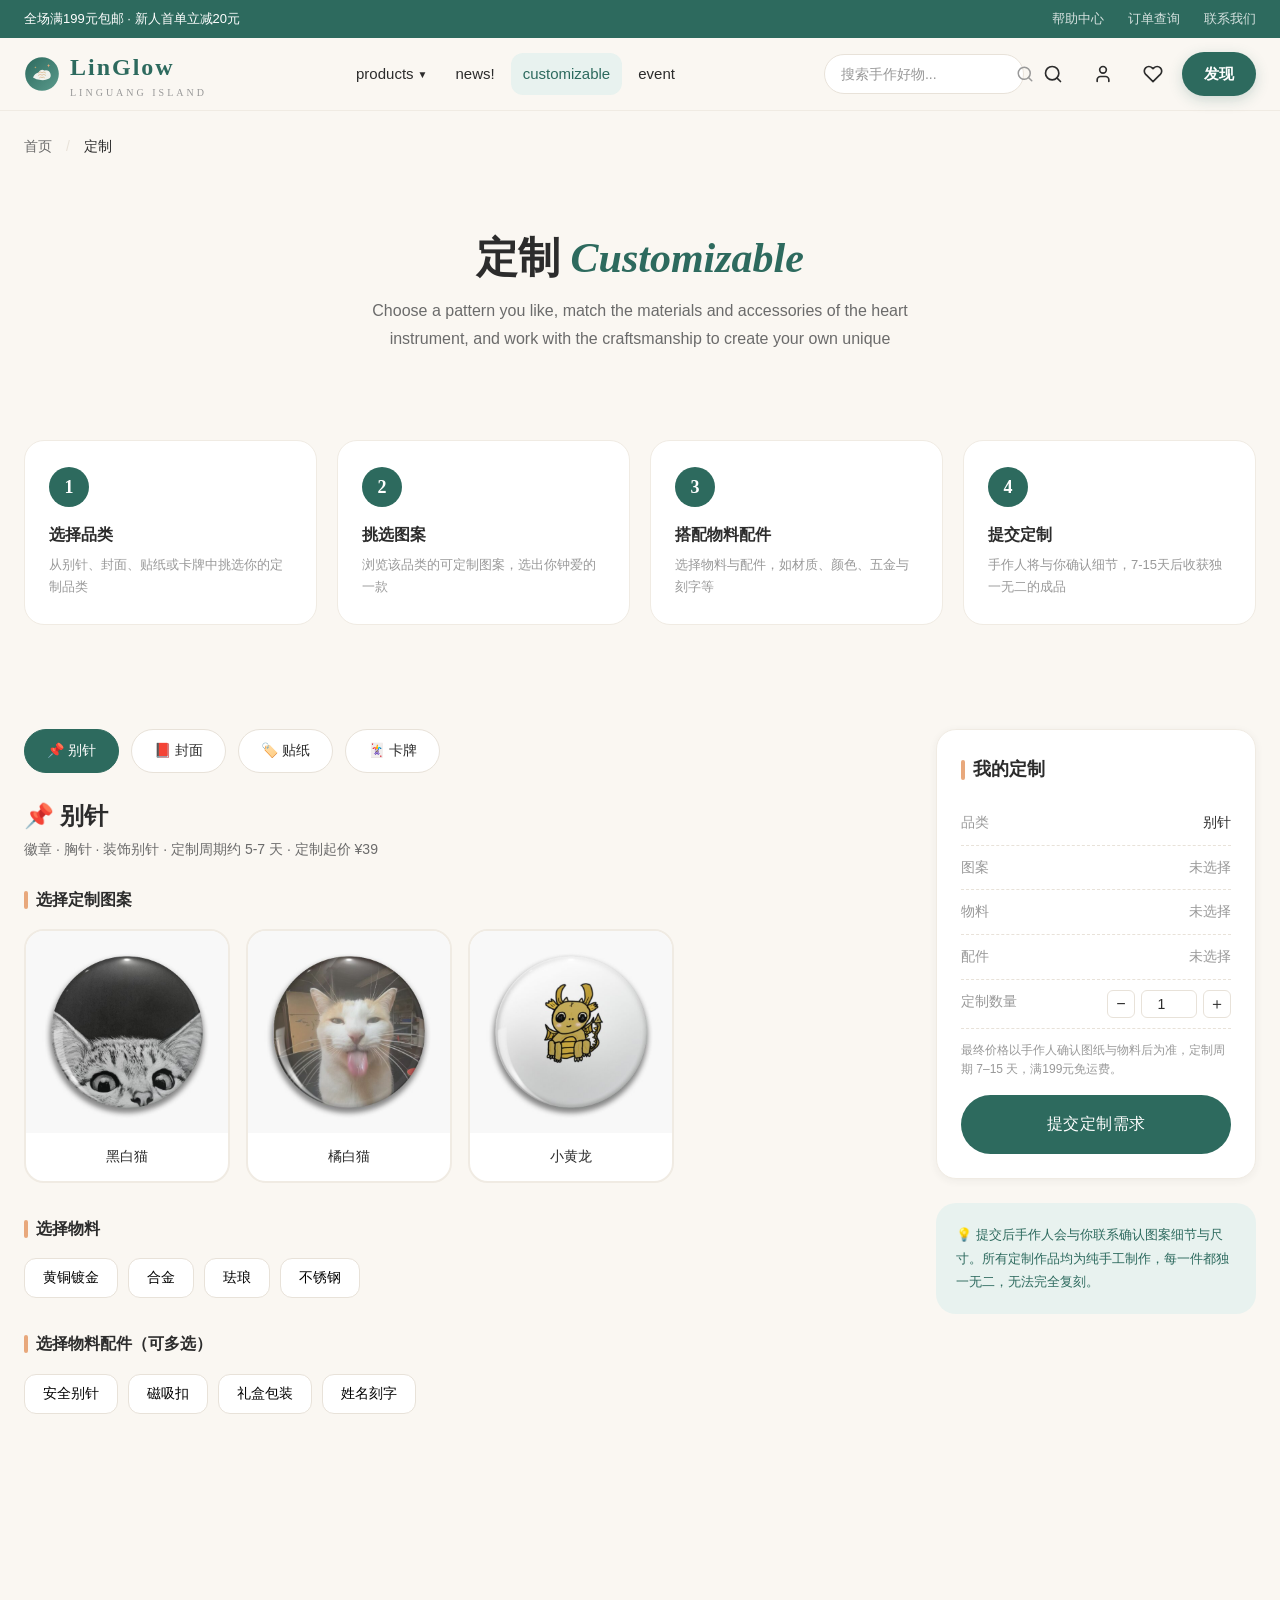
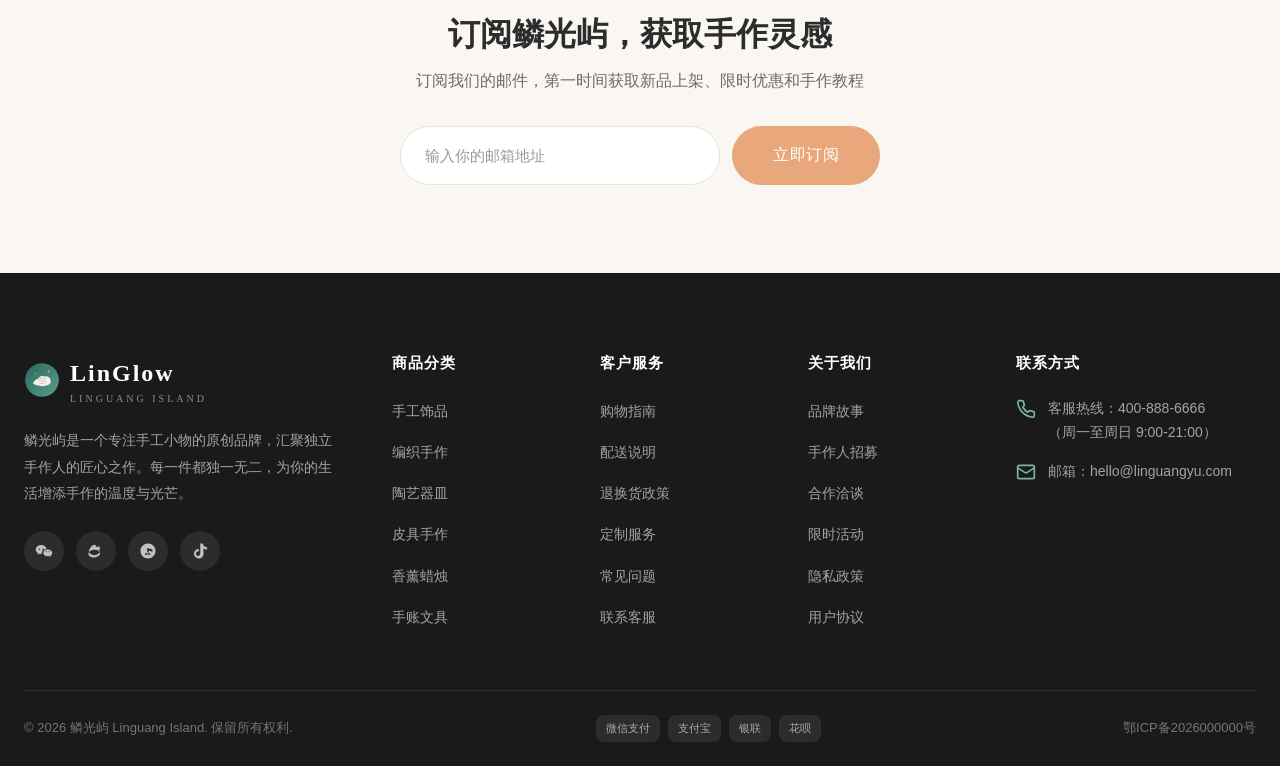
<file: custom.html>
<!DOCTYPE html>
<html lang="zh-CN">
<head>
  <meta charset="UTF-8">
  <meta name="viewport" content="width=device-width, initial-scale=1.0">
  <title>custom</title>
  <meta name="description" content="鳞光屿手作定制服务，支持别针、封面、贴纸、卡牌四类定制，从探索图库精选图案，按你的喜好搭配物料与配件，打造独一无二的定制手作。">
  <link rel="stylesheet" href="css/style.css">
  <link rel="icon" type="image/svg+xml" href="images/logo.svg">
</head>
<body>

  <!-- Top Bar -->
  <div class="top-bar">
    <div class="container">
      <span>全场满199元包邮 · 新人首单立减20元</span>
      <div class="top-bar-links">
        <a href="#">帮助中心</a>
        <a href="#">订单查询</a>
        <a href="#">联系我们</a>
      </div>
    </div>
  </div>

  <!-- Header -->
  <header class="header">
    <div class="container">
      <div class="header-inner">
        <a href="index.html" class="logo">
          <img src="images/logo.svg" alt="LinGlow" style="width:36px;height:36px;">
          <div>LinGlow<span class="logo-sub">LINGUANG ISLAND</span></div>
        </a>
        <nav class="main-nav">
          <div class="nav-item">
            <a href="products.html" class="nav-link">products<span class="arrow">▼</span></a>
            <div class="dropdown">
              <div class="dropdown-grid">
                <a href="products.html?cat=jewelry" class="dropdown-item"><div class="dropdown-item-icon">💍</div><div class="dropdown-item-title">手工饰品</div><div class="dropdown-item-desc">耳环/项链/手链</div></a>
                <a href="products.html?cat=knit" class="dropdown-item"><div class="dropdown-item-icon">🧶</div><div class="dropdown-item-title">编织制作</div><div class="dropdown-item-desc">围巾/帽子/玩偶</div></a>
                <a href="products.html?cat=ceramic" class="dropdown-item"><div class="dropdown-item-icon">🏺</div><div class="dropdown-item-title">陶艺器皿</div><div class="dropdown-item-desc">杯子/花瓶/餐具</div></a>
                <a href="products.html?cat=leather" class="dropdown-item"><div class="dropdown-item-icon">👜</div><div class="dropdown-item-title">皮具制作</div><div class="dropdown-item-desc">钱包/卡包/皮带</div></a>
                <a href="products.html?cat=candle" class="dropdown-item"><div class="dropdown-item-icon">🕯️</div><div class="dropdown-item-title">香薰蜡烛</div><div class="dropdown-item-desc">香薰/礼盒/套装</div></a>
                <a href="products.html?cat=stationery" class="dropdown-item"><div class="dropdown-item-icon">📔</div><div class="dropdown-item-title">手账文具</div><div class="dropdown-item-desc">笔记本/书签/胶带</div></a>
              </div>
              <div class="dropdown-featured">
                <span class="dropdown-featured-text">本周精选：<strong>手工编织围巾系列</strong> 限时8折</span>
                <a href="products.html" class="btn btn-sm btn-primary">立即选购</a>
              </div>
            </div>
          </div>
          <div class="nav-item"><a href="news.html" class="nav-link">news!</a></div>
          <div class="nav-item"><a href="custom.html" class="nav-link active">customizable</a></div>
          <div class="nav-item"><a href="event.html" class="nav-link">event</a></div>
        </nav>
        <div class="header-actions">
          <div class="search-bar">
            <input type="text" placeholder="搜索手作好物...">
            <button type="button" aria-label="搜索"><svg width="18" height="18" viewBox="0 0 24 24" fill="none" stroke="currentColor" stroke-width="2" stroke-linecap="round" stroke-linejoin="round"><circle cx="11" cy="11" r="8"/><path d="m21 21-4.35-4.35"/></svg></button>
          </div>
          <button class="action-btn" aria-label="站内搜索" data-search-open><svg width="18" height="18" viewBox="0 0 24 24" fill="none" stroke="currentColor" stroke-width="2" stroke-linecap="round" stroke-linejoin="round"><circle cx="11" cy="11" r="8"/><path d="m21 21-4.35-4.35"/></svg></button>
          <button class="action-btn" aria-label="我的账户"><svg viewBox="0 0 24 24" fill="none" stroke="currentColor" stroke-width="2" stroke-linecap="round" stroke-linejoin="round"><path d="M19 21v-2a4 4 0 0 0-4-4H9a4 4 0 0 0-4 4v2"/><circle cx="12" cy="7" r="4"/></svg></button>
          <button class="action-btn" aria-label="收藏"><svg viewBox="0 0 24 24" fill="none" stroke="currentColor" stroke-width="2" stroke-linecap="round" stroke-linejoin="round"><path d="M20.84 4.61a5.5 5.5 0 0 0-7.78 0L12 5.67l-1.06-1.06a5.5 5.5 0 0 0-7.78 7.78l1.06 1.06L12 21.23l7.78-7.78 1.06-1.06a5.5 5.5 0 0 0 0-7.78z"/></svg></button>
          <a href="products.html" class="nav-discover-btn" style="display:inline-flex;align-items:center;font-size:15px;">发现</a>
          <button class="action-btn mobile-menu-btn" aria-label="菜单"><svg viewBox="0 0 24 24" fill="none" stroke="currentColor" stroke-width="2" stroke-linecap="round" stroke-linejoin="round"><line x1="4" x2="20" y1="12" y2="12"/><line x1="4" x2="20" y1="6" y2="6"/><line x1="4" x2="20" y1="18" y2="18"/></svg></button>
        </div>
      </div>
    </div>
  </header>

  <!-- Mobile Menu -->
  <div class="mobile-menu-overlay"></div>
  <div class="mobile-menu">
    <div class="mobile-menu-header">
      <span class="logo" style="font-size:20px;">LinGlow</span>
      <button class="mobile-menu-close" aria-label="关闭"><svg width="20" height="20" viewBox="0 0 24 24" fill="none" stroke="currentColor" stroke-width="2" stroke-linecap="round" stroke-linejoin="round"><path d="M18 6 6 18"/><path d="m6 6 12 12"/></svg></button>
    </div>
    <nav class="mobile-nav-list">
      <a href="products.html" class="mobile-nav-link">products</a>
      <a href="news.html" class="mobile-nav-link">news!</a>
      <a href="custom.html" class="mobile-nav-link active">定制</a>
      <a href="event.html" class="mobile-nav-link">event</a>
    </nav>
  </div>

  <!-- Breadcrumb -->
  <div class="container">
    <div class="breadcrumb">
      <a href="index.html">首页</a>
      <span class="breadcrumb-sep">/</span>
      <span class="breadcrumb-current">定制</span>
    </div>
  </div>

  <!-- Page Header -->
  <div class="page-header">
    <div class="container">
      <h1 class="page-header-title">定制 <span class="text-primary" style="font-style:italic;">Customizable</span></h1>
      <p class="page-header-desc">Choose a pattern you like, match the materials and accessories of the heart instrument, and work with the craftsmanship to create your own unique</p>
    </div>
  </div>

  <!-- Customize Steps -->
  <section class="section-sm">
    <div class="container">
      <div class="custom-steps">
        <div class="custom-step">
          <div class="custom-step-num">1</div>
          <div class="custom-step-title">选择品类</div>
          <div class="custom-step-desc">从别针、封面、贴纸或卡牌中挑选你的定制品类</div>
        </div>
        <div class="custom-step">
          <div class="custom-step-num">2</div>
          <div class="custom-step-title">挑选图案</div>
          <div class="custom-step-desc">浏览该品类的可定制图案，选出你钟爱的一款</div>
        </div>
        <div class="custom-step">
          <div class="custom-step-num">3</div>
          <div class="custom-step-title">搭配物料配件</div>
          <div class="custom-step-desc">选择物料与配件，如材质、颜色、五金与刻字等</div>
        </div>
        <div class="custom-step">
          <div class="custom-step-num">4</div>
          <div class="custom-step-title">提交定制</div>
          <div class="custom-step-desc">手作人将与你确认细节，7-15天后收获独一无二的成品</div>
        </div>
      </div>
    </div>
  </section>

  <!-- Customize Layout -->
  <div class="container">
    <div class="custom-layout">
      <!-- Main Content -->
      <div class="custom-main">
        <div class="custom-tabs" id="customTabs"></div>
        <div id="customPanels"></div>
      </div>

      <!-- Order Summary Sidebar -->
      <aside class="custom-sidebar">
        <div class="custom-order-card">
          <!-- 定制表单：原生 <form> 提交至 FormSubmit（https://formsubmit.co/493200522@qq.com） -->
          <form class="custom-order-form" action="https://formsubmit.co/493200522@qq.com" method="post" data-custom-form>
            <div class="custom-order-title">我的定制</div>
            <div class="custom-summary-row"><span class="custom-summary-label">品类</span><span class="custom-summary-value empty" data-sum="category">未选择</span></div>
            <div class="custom-summary-row"><span class="custom-summary-label">图案</span><span class="custom-summary-value empty" data-sum="pattern">未选择</span></div>
            <div class="custom-summary-row"><span class="custom-summary-label">物料</span><span class="custom-summary-value empty" data-sum="material">未选择</span></div>
            <div class="custom-summary-row"><span class="custom-summary-label">配件</span><span class="custom-summary-value empty" data-sum="accessory">未选择</span></div>
            <div class="custom-summary-row">
              <span class="custom-summary-label">定制数量</span>
              <div class="custom-summary-value" style="display:flex;align-items:center;gap:6px;">
                <button type="button" data-qty-minus aria-label="减少数量" style="width:28px;height:28px;border:1px solid var(--border);border-radius:6px;background:#fff;cursor:pointer;font-size:16px;line-height:1;color:var(--text-dark);flex-shrink:0;">−</button>
                <input type="number" name="quantity" value="1" min="1" max="99" data-qty-input style="width:56px;height:28px;text-align:center;border:1px solid var(--border);border-radius:6px;font-size:14px;color:var(--text-dark);">
                <button type="button" data-qty-plus aria-label="增加数量" style="width:28px;height:28px;border:1px solid var(--border);border-radius:6px;background:#fff;cursor:pointer;font-size:16px;line-height:1;color:var(--text-dark);flex-shrink:0;">＋</button>
              </div>
            </div>
            <div class="custom-order-note">最终价格以手作人确认图纸与物料后为准，定制周期 7–15 天，满199元免运费。</div>
            <!-- 隐藏字段：提交时由 JS 写入当前选择 -->
            <input type="hidden" name="_subject" value="定制需求提交">
            <input type="hidden" name="_captcha" value="false">
            <input type="hidden" name="category" data-custom-field="category">
            <input type="hidden" name="pattern" data-custom-field="pattern">
            <input type="hidden" name="material" data-custom-field="material">
            <input type="hidden" name="accessories" data-custom-field="accessories">
            <button type="submit" class="btn btn-primary btn-lg custom-submit" data-custom-submit>提交定制需求</button>
          </form>
        </div>
        <div class="custom-tip">💡 提交后手作人会与你联系确认图案细节与尺寸。所有定制作品均为纯手工制作，每一件都独一无二，无法完全复刻。</div>
      </div>
    </div>
  </div>

  <!-- Newsletter -->
  <section class="section">
    <div class="container">
      <div class="newsletter">
        <h2 class="newsletter-title">订阅鳞光屿，获取手作灵感</h2>
        <p class="newsletter-desc">订阅我们的邮件，第一时间获取新品上架、限时优惠和手作教程</p>
        <form class="newsletter-form" action="https://formsubmit.co/493200522@qq.com" method="post">
          <input type="email" name="email" class="newsletter-input" placeholder="输入你的邮箱地址" required>
          <button type="submit" class="btn btn-accent btn-lg">立即订阅</button>
        </form>
      </div>
    </div>
  </section>

  <!-- Footer -->
  <footer class="footer">
    <div class="container">
      <div class="footer-top">
        <div class="footer-brand">
          <div class="logo" style="color:#fff;margin-bottom:20px;">
            <img src="images/logo.svg" alt="LinGlow" style="width:36px;height:36px;">
            <div>LinGlow<span class="logo-sub" style="color:rgba(255,255,255,0.5);">LINGUANG ISLAND</span></div>
          </div>
          <p class="footer-brand-desc">鳞光屿是一个专注手工小物的原创品牌，汇聚独立手作人的匠心之作。每一件都独一无二，为你的生活增添手作的温度与光芒。</p>
          <div class="footer-social">
            <a href="#" aria-label="微信"><svg width="18" height="18" viewBox="0 0 24 24" fill="currentColor"><path d="M8.5 4C4.36 4 1 6.69 1 10c0 1.89 1.08 3.56 2.78 4.66L3 17l2.5-1.32c.93.26 1.93.4 2.97.4.2 0 .4-.01.6-.02-.13-.43-.2-.88-.2-1.35 0-2.76 2.69-5 6-5 .22 0 .43.01.64.03C15.05 6.47 12.06 4 8.5 4zM6 8.5c.55 0 1 .45 1 1s-.45 1-1 1-1-.45-1-1 .45-1 1-1zm5 0c.55 0 1 .45 1 1s-.45 1-1 1-1-.45-1-1 .45-1 1-1z"/><path d="M23 14.5c0-2.49-2.69-4.5-6-4.5s-6 2.01-6 4.5 2.69 4.5 6 4.5c.69 0 1.35-.09 1.97-.27L21 20l-.55-1.83C21.95 17.24 23 15.97 23 14.5zm-8-1c-.41 0-.75-.34-.75-.75s.34-.75.75-.75.75.34.75.75-.34.75-.75.75zm4 0c-.41 0-.75-.34-.75-.75s.34-.75.75-.75.75.34.75.75-.34.75-.75.75z"/></svg></a>
            <a href="#" aria-label="微博"><svg width="18" height="18" viewBox="0 0 24 24" fill="currentColor"><path d="M10.1 20.5c-4.3.4-8-1.5-8.3-4.3-.2-2.8 3.1-5.4 7.4-5.8 4.3-.4 8 1.5 8.3 4.3.2 2.8-3.1 5.4-7.4 5.8zm7.5-10.7c-.4-.1-.7-.2-.5-.7.4-1 .4-1.8 0-2.3-.7-.9-2.7-.9-5 0 0 0-.7.3-.5-.3.3-1 .2-1.9-.3-2.4-1-1-3.8.1-6.1 2.4C3.5 8.8 2.5 10.7 2.5 12.4c0 3.2 4 5.1 7.1 5.1 4.5 0 7.6-2.6 7.6-4.7 0-1.3-1.1-2-2.1-2.3.1 0 .1-.1.2-.1 1.7-.3 2.9-1.6 2.3-3z"/></svg></a>
            <a href="#" aria-label="小红书"><svg width="18" height="18" viewBox="0 0 24 24" fill="currentColor"><path d="M12 2C6.48 2 2 6.48 2 12s4.48 10 10 10 10-4.48 10-10S17.52 2 12 2zm-1 15H8v-2h3v2zm4 0h-3v-2h3v2zm1.5-5.5c-.5.5-1.5.5-2 .5-.5 0-1 0-1.5-.5V14h-2V8h2v1.5c.5-.5 1.5-.5 2.5-.5 1.5 0 2.5 1 2.5 2.5 0 1-.5 1.5-1.5 2z"/></svg></a>
            <a href="#" aria-label="抖音"><svg width="18" height="18" viewBox="0 0 24 24" fill="currentColor"><path d="M19.59 6.69a4.83 4.83 0 0 1-3.77-4.25V2h-3.45v13.67a2.89 2.89 0 0 1-5.2 1.74 2.89 2.89 0 0 1 2.31-4.64 2.93 2.93 0 0 1 .88.13V9.4a6.84 6.84 0 0 0-1-.05A6.33 6.33 0 0 0 5.8 20.1a6.34 6.34 0 0 0 10.86-4.43v-7a8.16 8.16 0 0 0 4.77 1.52v-3.4a4.85 4.85 0 0 1-1.84-.1z"/></svg></a>
          </div>
        </div>
        <div><h4 class="footer-col-title">商品分类</h4><ul class="footer-links"><li><a href="products.html?cat=jewelry">手工饰品</a></li><li><a href="products.html?cat=knit">编织手作</a></li><li><a href="products.html?cat=ceramic">陶艺器皿</a></li><li><a href="products.html?cat=leather">皮具手作</a></li><li><a href="products.html?cat=candle">香薰蜡烛</a></li><li><a href="products.html?cat=stationery">手账文具</a></li></ul></div>
        <div><h4 class="footer-col-title">客户服务</h4><ul class="footer-links"><li><a href="#">购物指南</a></li><li><a href="#">配送说明</a></li><li><a href="#">退换货政策</a></li><li><a href="custom.html">定制服务</a></li><li><a href="#">常见问题</a></li><li><a href="#">联系客服</a></li></ul></div>
        <div><h4 class="footer-col-title">关于我们</h4><ul class="footer-links"><li><a href="index.html#brand-story">品牌故事</a></li><li><a href="#">手作人招募</a></li><li><a href="#">合作洽谈</a></li><li><a href="event.html">限时活动</a></li><li><a href="#">隐私政策</a></li><li><a href="#">用户协议</a></li></ul></div>
        <div><h4 class="footer-col-title">联系方式</h4><div class="footer-contact-item"><svg class="footer-contact-icon" viewBox="0 0 24 24" fill="none" stroke="currentColor" stroke-width="2" stroke-linecap="round" stroke-linejoin="round"><path d="M22 16.92v3a2 2 0 0 1-2.18 2 19.79 19.79 0 0 1-8.63-3.07 19.5 19.5 0 0 1-6-6 19.79 19.79 0 0 1-3.07-8.67A2 2 0 0 1 4.11 2h3a2 2 0 0 1 2 1.72 12.84 12.84 0 0 0 .7 2.81 2 2 0 0 1-.45 2.11L8.09 9.91a16 16 0 0 0 6 6l1.27-1.27a2 2 0 0 1 2.11-.45 12.84 12.84 0 0 0 2.81.7A2 2 0 0 1 22 16.92z"/></svg><span>客服热线：400-888-6666<br>（周一至周日 9:00-21:00）</span></div><div class="footer-contact-item"><svg class="footer-contact-icon" viewBox="0 0 24 24" fill="none" stroke="currentColor" stroke-width="2" stroke-linecap="round" stroke-linejoin="round"><rect width="20" height="16" x="2" y="4" rx="2"/><path d="m22 7-8.97 5.7a1.94 1.94 0 0 1-2.06 0L2 7"/></svg><span>邮箱：hello@linguangyu.com</span></div></div>
      </div>
      <div class="footer-bottom"><div>© 2026 鳞光屿 Linguang Island. 保留所有权利.</div><div class="footer-payment"><span>微信支付</span><span>支付宝</span><span>银联</span><span>花呗</span></div><div>鄂ICP备2026000000号</div></div>
    </div>
  </footer>

  <!-- 搜索浮层 -->
  <div class="search-overlay">
    <div class="search-panel">
      <div class="search-input-wrap">
        <svg viewBox="0 0 24 24" fill="none" stroke="currentColor" stroke-width="2" stroke-linecap="round" stroke-linejoin="round"><circle cx="11" cy="11" r="8"/><path d="m21 21-4.35-4.35"/></svg>
        <input type="text" class="search-input" placeholder="搜索手作好物、分类或材质..." autocomplete="off">
        <button class="search-close" aria-label="关闭">
          <svg width="20" height="20" viewBox="0 0 24 24" fill="none" stroke="currentColor" stroke-width="2" stroke-linecap="round" stroke-linejoin="round"><path d="M18 6 6 18"/><path d="m6 6 12 12"/></svg>
        </button>
      </div>
      <div class="search-results">
        <div class="search-empty"><p>输入关键词搜索商品，例如「围巾」「陶艺」「蜡烛」</p></div>
      </div>
      <div class="search-hint">按 <kbd>ESC</kbd> 关闭 · 按 <kbd>Ctrl</kbd> + <kbd>K</kbd> 快速搜索</div>
    </div>
  </div>

  <button class="back-to-top" aria-label="返回顶部"><svg width="20" height="20" viewBox="0 0 24 24" fill="none" stroke="currentColor" stroke-width="2" stroke-linecap="round" stroke-linejoin="round"><path d="m18 15-6-6-6 6"/></svg></button>
  <script src="js/data.js"></script>
  <script src="js/main.js"></script>
  <script>
    /* ============================================
       鳞光屿 手作定制页 - 数据与交互
       ============================================ */
    (function () {
                  var CUSTOM_DATA = [
        {
          id: 'pin',
          name: '别针',
          icon: '📌',
          desc: '徽章 · 胸针 · 装饰别针',
          leadTime: '定制周期约 5-7 天',
          basePrice: 39,
          patterns: [
            { name: '黑白猫', img: 'explore/ur,pin_large_front,square,600x600.jpg' },
            { name: '橘白猫', img: 'explore/ur,pin_large_front,square,600x600 (1).jpg' },
            { name: '小黄龙', img: 'explore/ur,pin_large_front,square,600x600 (2).jpg' }
          ],
          materials: ['黄铜镀金', '合金', '珐琅', '不锈钢'],
          accessories: ['安全别针', '磁吸扣', '礼盒包装', '姓名刻字']
        },
        {
          id: 'cover',
          name: '封面',
          icon: '📕',
          desc: '笔记本封面 · 手账封面 · 书衣',
          leadTime: '定制周期约 7 天',
          basePrice: 59,
          patterns: [
            { name: '彩虹幽灵', img: 'explore/sh,small,507x507-pad,600x600,f8f8f8.u2.jpg' },
            { name: '樱花', img: 'explore/st,small,507x507-pad,600x600,f8f8f8.u4.jpg' }
          ],
          materials: ['进口布面', 'PU皮革', '道林纸', '牛皮纸'],
          accessories: ['烫金姓名', '绑带', '内页替换', '书签带']
        },
        {
          id: 'sticker',
          name: '贴纸',
          icon: '🏷️',
          desc: '手账贴纸 · 装饰贴纸 · 礼盒贴纸',
          leadTime: '现货 / 定制约 3-5 天',
          basePrice: 19,
          patterns: [
            { name: '彩虹幽灵', img: 'explore/sh,small,507x507-pad,600x600,f8f8f8.u2.jpg' },
            { name: '樱花', img: 'explore/st,small,507x507-pad,600x600,f8f8f8.u4.jpg' }
          ],
          materials: ['和纸', '铜版纸', '透明PVC', '珠光纸'],
          accessories: ['整版切割', '异形模切', '防水覆膜', '独立包装']
        },
        {
          id: 'card',
          name: '卡牌',
          icon: '🃏',
          desc: '贺卡 · 明信片 · 收藏卡 · 塔罗卡',
          leadTime: '现货 / 定制约 5 天',
          basePrice: 29,
          patterns: [
            { name: '黑白猫', img: 'explore/ur,pin_large_front,square,600x600.jpg' },
            { name: '小黄龙', img: 'explore/ur,pin_large_front,square,600x600 (2).jpg' }
          ],
          materials: ['特种纸', '白卡纸', '进口棉纸', '金属卡'],
          accessories: ['烫金工艺', '圆角处理', '信封配套', '独立编号']
        }
      ];

      var tabsEl = document.getElementById('customTabs');
      var panelsEl = document.getElementById('customPanels');
      if (!tabsEl || !panelsEl) return;

      var state = {
        category: CUSTOM_DATA[0].id,
        pattern: null,
        material: null,
        accessories: []
      };

      function currentCat() {
        var found = CUSTOM_DATA.filter(function (c) { return c.id === state.category; });
        return found.length ? found[0] : null;
      }

      function renderTabs() {
        var html = '';
        CUSTOM_DATA.forEach(function (c) {
          html += '<button class="custom-tab' + (c.id === state.category ? ' active' : '') + '" data-cat="' + c.id + '">' +
            c.icon + ' ' + c.name + '</button>';
        });
        tabsEl.innerHTML = html;
        tabsEl.querySelectorAll('.custom-tab').forEach(function (btn) {
          btn.addEventListener('click', function () {
            if (btn.getAttribute('data-cat') === state.category) return;
            state.category = btn.getAttribute('data-cat');
            state.pattern = null;
            state.material = null;
            state.accessories = [];
            renderTabs();
            renderPanels();
            updateSummary();
          });
        });
      }

      function renderPanels() {
        var html = '';
        CUSTOM_DATA.forEach(function (c) {
          var active = c.id === state.category;
          html += '<section class="custom-panel' + (active ? ' active' : '') + '" data-panel="' + c.id + '">';
          html += '<div class="custom-panel-head">';
          html += '<h2 class="custom-panel-title">' + c.icon + ' ' + c.name + '</h2>';
          html += '<p class="custom-panel-desc">' + c.desc + ' · ' + c.leadTime + ' · 定制起价 ¥' + c.basePrice + '</p>';
          html += '</div>';

          // 图案
          html += '<div class="custom-block"><div class="custom-block-title">选择定制图案</div><div class="pattern-grid">';
          c.patterns.forEach(function (p) {
            html += '<div class="pattern-card" data-pattern="' + p.name + '">' +
              '<div class="pattern-card-img-wrap"><img src="' + p.img + '" alt="' + p.name + '" loading="lazy"></div>' +
              '<div class="pattern-card-name">' + p.name + '</div>' +
              '</div>';
          });
          html += '</div></div>';

          // 物料
          html += '<div class="custom-block"><div class="custom-block-title">选择物料</div><div class="option-tags">';
          c.materials.forEach(function (m) {
            html += '<button type="button" class="option-tag" data-material="' + m + '">' + m + '</button>';
          });
          html += '</div></div>';

          // 配件（可多选）
          html += '<div class="custom-block"><div class="custom-block-title">选择物料配件（可多选）</div><div class="option-tags">';
          c.accessories.forEach(function (a) {
            html += '<button type="button" class="option-tag" data-accessory="' + a + '">' + a + '</button>';
          });
          html += '</div></div>';

          html += '</section>';
        });
        panelsEl.innerHTML = html;

        // 绑定交互
        var panel = panelsEl.querySelector('.custom-panel.active');
        if (!panel) return;

        panel.querySelectorAll('.pattern-card').forEach(function (card) {
          card.addEventListener('click', function () {
            panel.querySelectorAll('.pattern-card').forEach(function (c2) { c2.classList.remove('active'); });
            card.classList.add('active');
            state.pattern = card.getAttribute('data-pattern');
            updateSummary();
          });
        });

        panel.querySelectorAll('[data-material]').forEach(function (tag) {
          tag.addEventListener('click', function () {
            panel.querySelectorAll('[data-material]').forEach(function (t) { t.classList.remove('active'); });
            tag.classList.add('active');
            state.material = tag.getAttribute('data-material');
            updateSummary();
          });
        });

        panel.querySelectorAll('[data-accessory]').forEach(function (tag) {
          tag.addEventListener('click', function () {
            tag.classList.toggle('active');
            var val = tag.getAttribute('data-accessory');
            var idx = state.accessories.indexOf(val);
            if (idx >= 0) {
              state.accessories.splice(idx, 1);
            } else {
              state.accessories.push(val);
            }
            updateSummary();
          });
        });
      }

      function updateSummary() {
        var cat = currentCat();
        var set = function (sel, val) {
          var el = document.querySelector(sel);
          if (!el) return;
          el.textContent = val;
          el.classList.toggle('empty', val === '未选择');
        };
        set('[data-sum="category"]', cat ? cat.name : '未选择');
        set('[data-sum="pattern"]', state.pattern || '未选择');
        set('[data-sum="material"]', state.material || '未选择');
        set('[data-sum="accessory"]', state.accessories.length ? state.accessories.join('、') : '未选择');
      }

      // 提交定制（AJAX 提交至 FormSubmit，停留原页并提示成功，防重复提交）
      var customForm = document.querySelector('[data-custom-form]');
      if (customForm) {
        var customSubmitting = false;
        customForm.addEventListener('submit', function (e) {
          e.preventDefault();           // 拦截原生跳转，改为 AJAX 提交
          if (customSubmitting) return; // 防重复提交
          if (!state.pattern) {
            showCustomToast('请先选择一款定制图案');
            return;
          }
          if (!state.material) {
            showCustomToast('请先选择物料');
            return;
          }
          var submitBtn = customForm.querySelector('[data-custom-submit]');
          customSubmitting = true;
          submitBtn.disabled = true;
          submitBtn.textContent = '提交中…';
          // 将当前选择写入隐藏字段
          var setField = function (key, val) {
            var el = customForm.querySelector('[data-custom-field="' + key + '"]');
            if (el) el.value = val || '';
          };
          var cat = currentCat();
          setField('category', cat ? cat.name : '');
          setField('pattern', state.pattern || '');
          setField('material', state.material || '');
          setField('accessories', state.accessories.length ? state.accessories.join('、') : '');
          // 组装提交数据
          var payload = { _subject: '定制需求提交', _captcha: 'false' };
          customForm.querySelectorAll('[data-custom-field]').forEach(function (el) {
            payload[el.getAttribute('name')] = el.value;
          });
          // 定制数量
          var qtyInput = customForm.querySelector('[name="quantity"]');
          var qty = parseInt(qtyInput ? qtyInput.value : '1', 10);
          if (isNaN(qty) || qty < 1) qty = 1;
          if (qty > 99) qty = 99;
          if (qtyInput) qtyInput.value = qty;
          payload.quantity = qty;
          fetch('https://formsubmit.co/ajax/493200522@qq.com', {
            method: 'POST',
            headers: { 'Content-Type': 'application/json', 'Accept': 'application/json' },
            body: JSON.stringify(payload)
          })
            .then(function (res) {
              return res.json().catch(function () { return {}; }).then(function (data) {
                return { ok: res.ok, data: data };
              });
            })
            .then(function (r) {
              var data = r.data || {};
              if (r.ok && (data.success === 'true' || data.success === true)) {
                submitBtn.textContent = '提交成功 ✓';
                showCustomToast('定制需求已提交，手作人会尽快与你联系');
                // 成功后保持按钮禁用，防止重复提交
              } else {
                throw new Error((data.message && String(data.message)) || '提交失败，请稍后重试');
              }
            })
            .catch(function (err) {
              submitBtn.textContent = '重新提交';
              submitBtn.disabled = false;
              customSubmitting = false;
              showCustomToast(err.message || '网络异常，提交失败');
            });
        });

        // 定制数量步进器（1-99）
        var qtyInput = customForm.querySelector('[name="quantity"]');
        if (qtyInput) {
          var minus = customForm.querySelector('[data-qty-minus]');
          var plus = customForm.querySelector('[data-qty-plus]');
          function clampQty() {
            var v = parseInt(qtyInput.value, 10);
            if (isNaN(v) || v < 1) v = 1;
            if (v > 99) v = 99;
            qtyInput.value = v;
          }
          if (minus) minus.addEventListener('click', function () {
            qtyInput.value = (parseInt(qtyInput.value, 10) || 1) - 1;
            clampQty();
          });
          if (plus) plus.addEventListener('click', function () {
            qtyInput.value = (parseInt(qtyInput.value, 10) || 0) + 1;
            clampQty();
          });
          qtyInput.addEventListener('change', clampQty);
        }
      }

      // 轻量 Toast
      var toastTimer = null;
      function showCustomToast(message) {
        var toast = document.querySelector('.custom-toast');
        if (!toast) {
          toast = document.createElement('div');
          toast.className = 'custom-toast';
          toast.style.cssText =
            'position:fixed;bottom:32px;left:50%;transform:translateX(-50%) translateY(100px);' +
            'background-color:#2D6A5E;color:#fff;padding:14px 28px;border-radius:9999px;' +
            'font-size:14px;font-weight:500;box-shadow:0 8px 32px rgba(0,0,0,0.2);' +
            'z-index:9999;transition:transform 0.4s cubic-bezier(0.4,0,0.2,1);max-width:90vw;text-align:center;';
          document.body.appendChild(toast);
        }
        toast.textContent = message;
        requestAnimationFrame(function () {
          toast.style.transform = 'translateX(-50%) translateY(0)';
        });
        clearTimeout(toastTimer);
        toastTimer = setTimeout(function () {
          toast.style.transform = 'translateX(-50%) translateY(100px)';
        }, 2600);
      }

      // 初始化
      renderTabs();
      renderPanels();
      updateSummary();
      // 恢复页面标题（main.js 的详情渲染会覆盖 title）
      document.title = 'custom';
    })();
  </script>
</body>
</html>
</file>
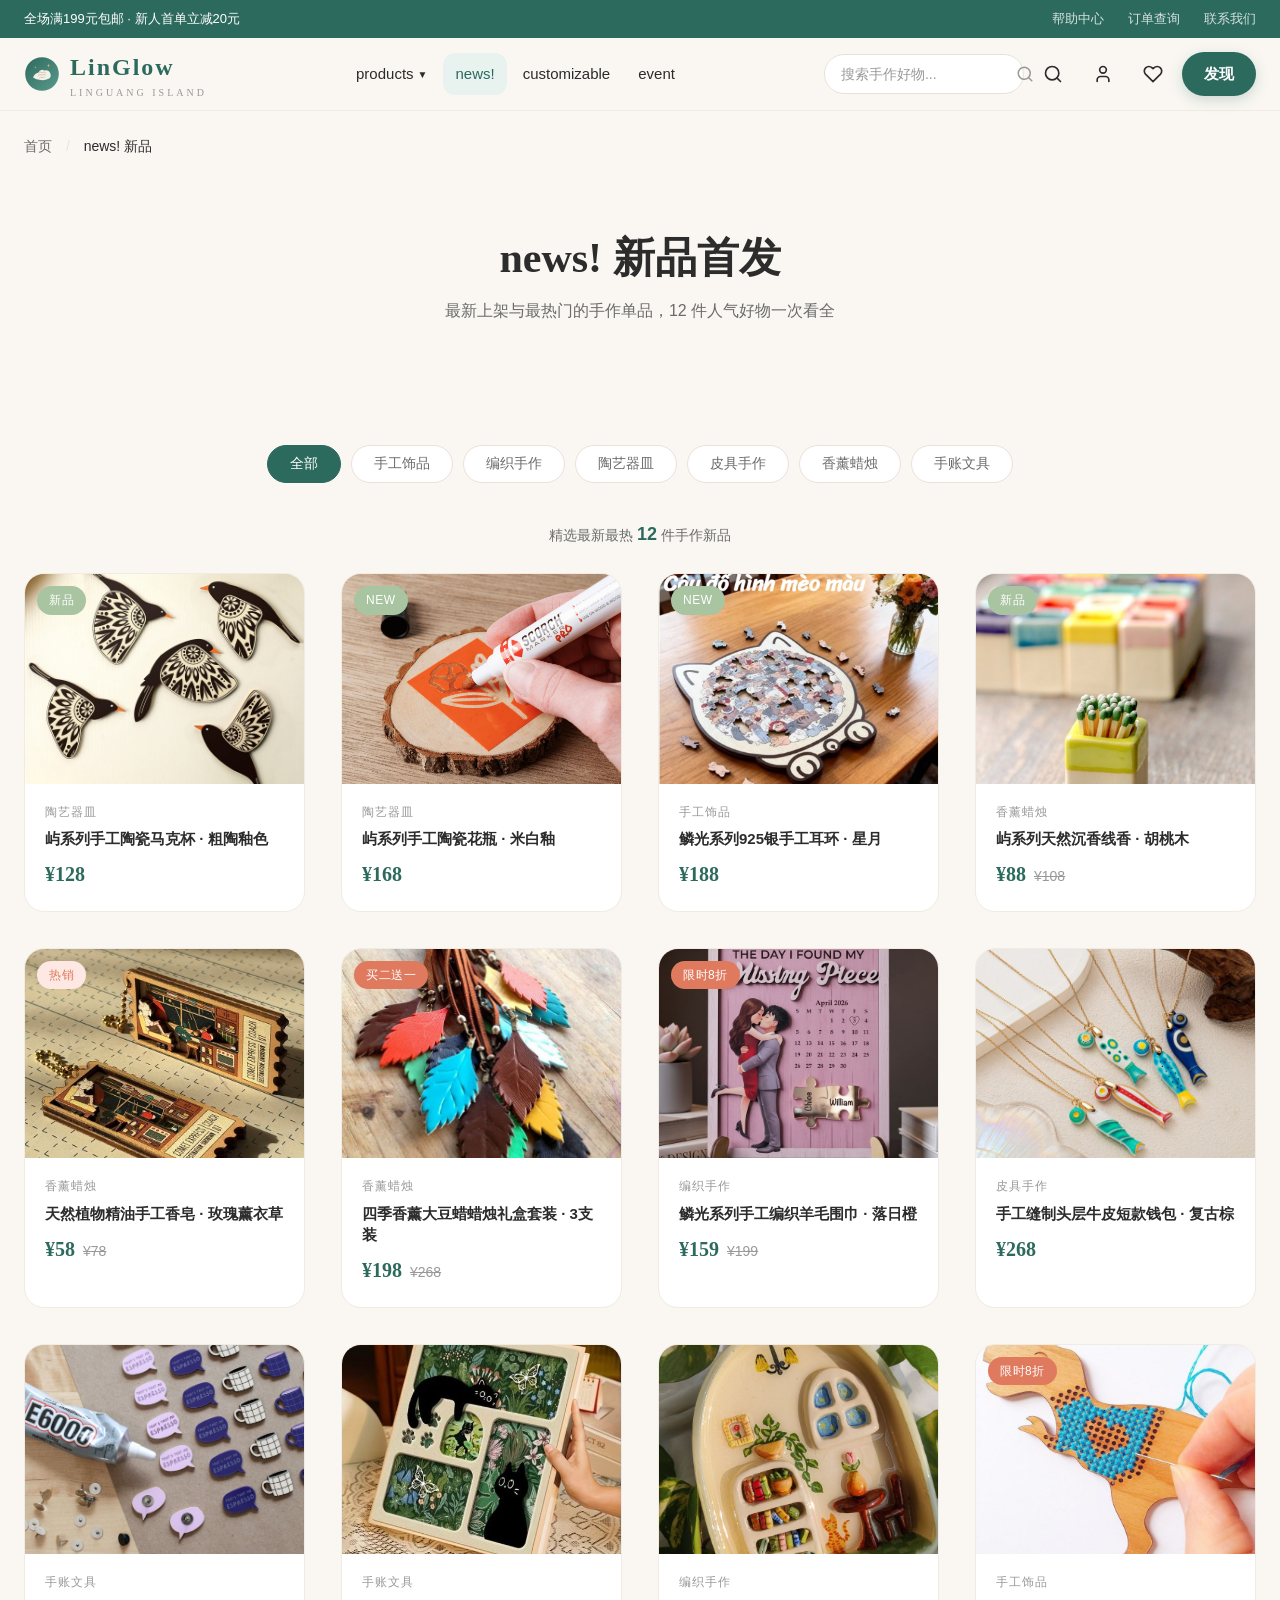
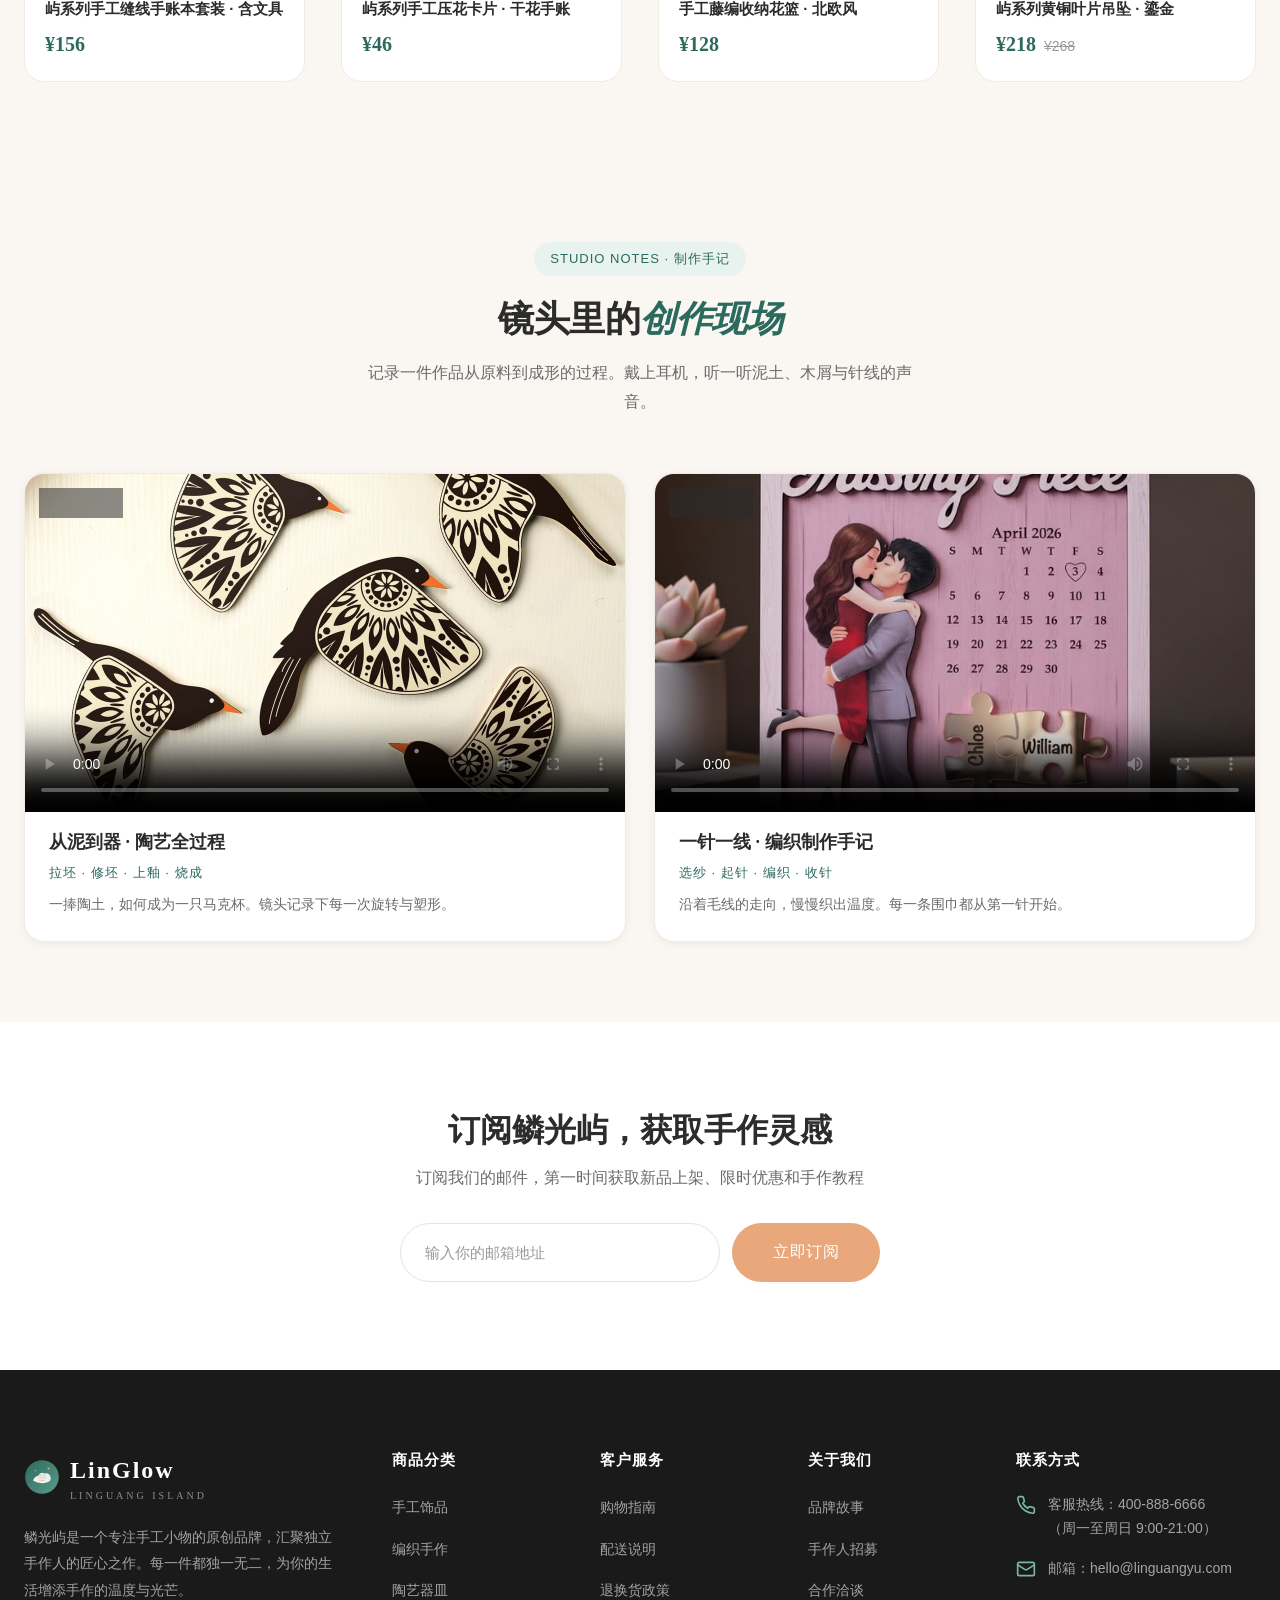
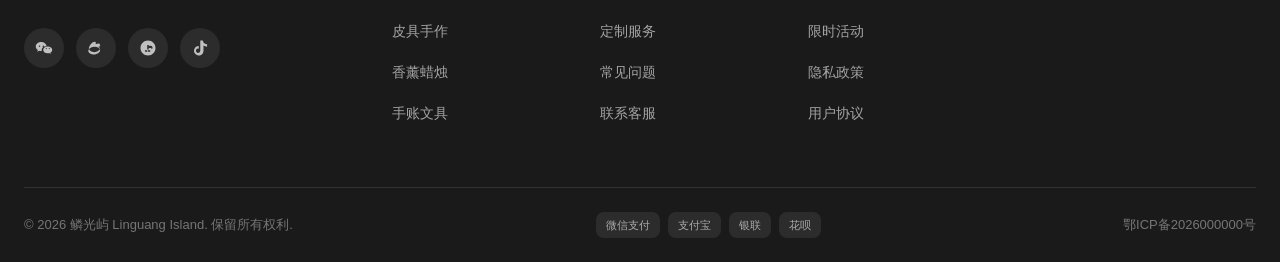
<file: news.html>
<!DOCTYPE html>
<html lang="zh-CN">
<head>
  <meta charset="UTF-8">
  <meta name="viewport" content="width=device-width, initial-scale=1.0">
  <title>news! · 新品首发</title>
  <meta name="description" content="鳞光屿最新最热门的手作新品，精选 12 件人气单品，新品首发与热卖手作一次看全。">
  <link rel="stylesheet" href="css/style.css">
  <link rel="icon" type="image/svg+xml" href="images/logo.svg">
</head>
<body>

  <!-- Top Bar -->
  <div class="top-bar">
    <div class="container">
      <span>全场满199元包邮 · 新人首单立减20元</span>
      <div class="top-bar-links">
        <a href="#">帮助中心</a>
        <a href="#">订单查询</a>
        <a href="#">联系我们</a>
      </div>
    </div>
  </div>

  <!-- Header -->
  <header class="header">
    <div class="container">
      <div class="header-inner">
        <a href="index.html" class="logo">
          <img src="images/logo.svg" alt="LinGlow" style="width:36px;height:36px;">
          <div>LinGlow<span class="logo-sub">LINGUANG ISLAND</span></div>
        </a>
        <nav class="main-nav">
          <div class="nav-item">
            <a href="products.html" class="nav-link">products<span class="arrow">▼</span></a>
            <div class="dropdown">
              <div class="dropdown-grid">
                <a href="products.html?cat=jewelry" class="dropdown-item"><div class="dropdown-item-icon">💍</div><div class="dropdown-item-title">手工饰品</div><div class="dropdown-item-desc">耳环/项链/手链</div></a>
                <a href="products.html?cat=knit" class="dropdown-item"><div class="dropdown-item-icon">🧶</div><div class="dropdown-item-title">编织制作</div><div class="dropdown-item-desc">围巾/帽子/玩偶</div></a>
                <a href="products.html?cat=ceramic" class="dropdown-item"><div class="dropdown-item-icon">🏺</div><div class="dropdown-item-title">陶艺器皿</div><div class="dropdown-item-desc">杯子/花瓶/餐具</div></a>
                <a href="products.html?cat=leather" class="dropdown-item"><div class="dropdown-item-icon">👜</div><div class="dropdown-item-title">皮具制作</div><div class="dropdown-item-desc">钱包/卡包/皮带</div></a>
                <a href="products.html?cat=candle" class="dropdown-item"><div class="dropdown-item-icon">🕯️</div><div class="dropdown-item-title">香薰蜡烛</div><div class="dropdown-item-desc">香薰/礼盒/套装</div></a>
                <a href="products.html?cat=stationery" class="dropdown-item"><div class="dropdown-item-icon">📔</div><div class="dropdown-item-title">手账文具</div><div class="dropdown-item-desc">笔记本/书签/胶带</div></a>
              </div>
              <div class="dropdown-featured">
                <span class="dropdown-featured-text">本周精选：<strong>手工编织围巾系列</strong> 限时8折</span>
                <a href="products.html" class="btn btn-sm btn-primary">立即选购</a>
              </div>
            </div>
          </div>
          <div class="nav-item"><a href="news.html" class="nav-link active">news!</a></div>
          <div class="nav-item"><a href="custom.html" class="nav-link">customizable</a></div>
          <div class="nav-item"><a href="event.html" class="nav-link">event</a></div>
        </nav>
        <div class="header-actions">
          <div class="search-bar">
            <input type="text" placeholder="搜索手作好物...">
            <button type="button" aria-label="搜索"><svg width="18" height="18" viewBox="0 0 24 24" fill="none" stroke="currentColor" stroke-width="2" stroke-linecap="round" stroke-linejoin="round"><circle cx="11" cy="11" r="8"/><path d="m21 21-4.35-4.35"/></svg></button>
          </div>
          <button class="action-btn" aria-label="站内搜索" data-search-open><svg width="18" height="18" viewBox="0 0 24 24" fill="none" stroke="currentColor" stroke-width="2" stroke-linecap="round" stroke-linejoin="round"><circle cx="11" cy="11" r="8"/><path d="m21 21-4.35-4.35"/></svg></button>
          <button class="action-btn" aria-label="我的账户"><svg viewBox="0 0 24 24" fill="none" stroke="currentColor" stroke-width="2" stroke-linecap="round" stroke-linejoin="round"><path d="M19 21v-2a4 4 0 0 0-4-4H9a4 4 0 0 0-4 4v2"/><circle cx="12" cy="7" r="4"/></svg></button>
          <button class="action-btn" aria-label="收藏"><svg viewBox="0 0 24 24" fill="none" stroke="currentColor" stroke-width="2" stroke-linecap="round" stroke-linejoin="round"><path d="M20.84 4.61a5.5 5.5 0 0 0-7.78 0L12 5.67l-1.06-1.06a5.5 5.5 0 0 0-7.78 7.78l1.06 1.06L12 21.23l7.78-7.78 1.06-1.06a5.5 5.5 0 0 0 0-7.78z"/></svg></button>
          <a href="products.html" class="nav-discover-btn" style="display:inline-flex;align-items:center;font-size:15px;">发现</a>
          <button class="action-btn mobile-menu-btn" aria-label="菜单"><svg viewBox="0 0 24 24" fill="none" stroke="currentColor" stroke-width="2" stroke-linecap="round" stroke-linejoin="round"><line x1="4" x2="20" y1="12" y2="12"/><line x1="4" x2="20" y1="6" y2="6"/><line x1="4" x2="20" y1="18" y2="18"/></svg></button>
        </div>
      </div>
    </div>
  </header>

  <!-- Mobile Menu -->
  <div class="mobile-menu-overlay"></div>
  <div class="mobile-menu">
    <div class="mobile-menu-header">
      <span class="logo" style="font-size:20px;">LinGlow</span>
      <button class="mobile-menu-close" aria-label="关闭"><svg width="20" height="20" viewBox="0 0 24 24" fill="none" stroke="currentColor" stroke-width="2" stroke-linecap="round" stroke-linejoin="round"><path d="M18 6 6 18"/><path d="m6 6 12 12"/></svg></button>
    </div>
    <nav class="mobile-nav-list">
      <a href="products.html" class="mobile-nav-link">products</a>
      <a href="news.html" class="mobile-nav-link active">news!</a>
      <a href="custom.html" class="mobile-nav-link">定制</a>
      <a href="event.html" class="mobile-nav-link">event</a>
    </nav>
  </div>

  <!-- Breadcrumb -->
  <div class="container">
    <div class="breadcrumb">
      <a href="index.html">首页</a>
      <span class="breadcrumb-sep">/</span>
      <span class="breadcrumb-current">news! 新品</span>
    </div>
  </div>

  <!-- Page Header -->
  <div class="page-header">
    <div class="container">
      <h1 class="page-header-title">news! 新品首发</h1>
      <p class="page-header-desc">最新上架与最热门的手作单品，12 件人气好物一次看全</p>
    </div>
  </div>

  <!-- 新品商品区：分类标签 + 商品列表 -->
  <section class="section">
    <div class="container">
      <!-- 分类标签（列表上方） -->
      <div class="news-filter" id="news-filter">
        <button class="news-tag active" data-cat="all">全部</button>
        <button class="news-tag" data-cat="jewelry">手工饰品</button>
        <button class="news-tag" data-cat="knit">编织手作</button>
        <button class="news-tag" data-cat="ceramic">陶艺器皿</button>
        <button class="news-tag" data-cat="leather">皮具手作</button>
        <button class="news-tag" data-cat="candle">香薰蜡烛</button>
        <button class="news-tag" data-cat="stationery">手账文具</button>
      </div>

      <!-- 商品列表（由 JS 渲染，最新最热 12 件） -->
      <div class="products-main">
        <div class="news-count" data-news-count></div>
        <div class="product-grid" id="news-grid">
          <!-- 由 js/news.js 渲染 -->
        </div>
      </div>
    </div>
  </section>

  <!-- 制作手记（视频）：产品列表后展示一行 2 个视频 -->
  <section class="section bg-cream" id="news-videos">
    <div class="container">
      <div class="section-header">
        <div class="section-tag">STUDIO NOTES · 制作手记</div>
        <h2 class="section-title">镜头里的<span class="highlight">创作现场</span></h2>
        <p class="section-subtitle">记录一件作品从原料到成形的过程。戴上耳机，听一听泥土、木屑与针线的声音。</p>
      </div>
      <div class="video-grid">
        <!-- Video 1 -->
        <article class="video-card">
          <div class="video-frame">
            <span class="video-badge">
              <svg width="12" height="12" viewBox="0 0 24 24" fill="currentColor"><path d="M8 5v14l11-7z"/></svg>
              PLAY
            </span>
            <video controls preload="metadata" poster="works/054cdf0217a93ebdaa423b9df954e02b.jpg">
              <source src="https://interactive-examples.mdn.mozilla.net/media/cc0-videos/flower.mp4" type="video/mp4">
            </video>
          </div>
          <div class="video-copy">
            <h3>从泥到器 · 陶艺全过程</h3>
            <p class="video-sub">拉坯 · 修坯 · 上釉 · 烧成</p>
            <p>一捧陶土，如何成为一只马克杯。镜头记录下每一次旋转与塑形。</p>
          </div>
        </article>
        <!-- Video 2 -->
        <article class="video-card">
          <div class="video-frame">
            <span class="video-badge">
              <svg width="12" height="12" viewBox="0 0 24 24" fill="currentColor"><path d="M8 5v14l11-7z"/></svg>
              PLAY
            </span>
            <video controls preload="metadata" poster="works/01.jpg">
              <source src="https://www.w3schools.com/html/mov_bbb.mp4" type="video/mp4">
            </video>
          </div>
          <div class="video-copy">
            <h3>一针一线 · 编织制作手记</h3>
            <p class="video-sub">选纱 · 起针 · 编织 · 收针</p>
            <p>沿着毛线的走向，慢慢织出温度。每一条围巾都从第一针开始。</p>
          </div>
        </article>
      </div>
    </div>
  </section>

  <!-- Newsletter -->
  <section class="section newsletter-band">
    <div class="container">
      <div class="newsletter">
        <h2 class="newsletter-title">订阅鳞光屿，获取手作灵感</h2>
        <p class="newsletter-desc">订阅我们的邮件，第一时间获取新品上架、限时优惠和手作教程</p>
        <form class="newsletter-form" onsubmit="return false;">
          <input type="email" class="newsletter-input" placeholder="输入你的邮箱地址">
          <button type="submit" class="btn btn-accent btn-lg">立即订阅</button>
        </form>
      </div>
    </div>
  </section>

  <!-- Footer -->
  <footer class="footer">
    <div class="container">
      <div class="footer-top">
        <div class="footer-brand">
          <div class="logo" style="color:#fff;margin-bottom:20px;">
            <img src="images/logo.svg" alt="LinGlow" style="width:36px;height:36px;">
            <div>LinGlow<span class="logo-sub" style="color:rgba(255,255,255,0.5);">LINGUANG ISLAND</span></div>
          </div>
          <p class="footer-brand-desc">鳞光屿是一个专注手工小物的原创品牌，汇聚独立手作人的匠心之作。每一件都独一无二，为你的生活增添手作的温度与光芒。</p>
          <div class="footer-social">
            <a href="#" aria-label="微信"><svg width="18" height="18" viewBox="0 0 24 24" fill="currentColor"><path d="M8.5 4C4.36 4 1 6.69 1 10c0 1.89 1.08 3.56 2.78 4.66L3 17l2.5-1.32c.93.26 1.93.4 2.97.4.2 0 .4-.01.6-.02-.13-.43-.2-.88-.2-1.35 0-2.76 2.69-5 6-5 .22 0 .43.01.64.03C15.05 6.47 12.06 4 8.5 4zM6 8.5c.55 0 1 .45 1 1s-.45 1-1 1-1-.45-1-1 .45-1 1-1zm5 0c.55 0 1 .45 1 1s-.45 1-1 1-1-.45-1-1 .45-1 1-1z"/><path d="M23 14.5c0-2.49-2.69-4.5-6-4.5s-6 2.01-6 4.5 2.69 4.5 6 4.5c.69 0 1.35-.09 1.97-.27L21 20l-.55-1.83C21.95 17.24 23 15.97 23 14.5zm-8-1c-.41 0-.75-.34-.75-.75s.34-.75.75-.75.75.34.75.75-.34.75-.75.75zm4 0c-.41 0-.75-.34-.75-.75s.34-.75.75-.75.75.34.75.75-.34.75-.75.75z"/></svg></a>
            <a href="#" aria-label="微博"><svg width="18" height="18" viewBox="0 0 24 24" fill="currentColor"><path d="M10.1 20.5c-4.3.4-8-1.5-8.3-4.3-.2-2.8 3.1-5.4 7.4-5.8 4.3-.4 8 1.5 8.3 4.3.2 2.8-3.1 5.4-7.4 5.8zm7.5-10.7c-.4-.1-.7-.2-.5-.7.4-1 .4-1.8 0-2.3-.7-.9-2.7-.9-5 0 0 0-.7.3-.5-.3.3-1 .2-1.9-.3-2.4-1-1-3.8.1-6.1 2.4C3.5 8.8 2.5 10.7 2.5 12.4c0 3.2 4 5.1 7.1 5.1 4.5 0 7.6-2.6 7.6-4.7 0-1.3-1.1-2-2.1-2.3.1 0 .1-.1.2-.1 1.7-.3 2.9-1.6 2.3-3z"/></svg></a>
            <a href="#" aria-label="小红书"><svg width="18" height="18" viewBox="0 0 24 24" fill="currentColor"><path d="M12 2C6.48 2 2 6.48 2 12s4.48 10 10 10 10-4.48 10-10S17.52 2 12 2zm-1 15H8v-2h3v2zm4 0h-3v-2h3v2zm1.5-5.5c-.5.5-1.5.5-2 .5-.5 0-1 0-1.5-.5V14h-2V8h2v1.5c.5-.5 1.5-.5 2.5-.5 1.5 0 2.5 1 2.5 2.5 0 1-.5 1.5-1.5 2z"/></svg></a>
            <a href="#" aria-label="抖音"><svg width="18" height="18" viewBox="0 0 24 24" fill="currentColor"><path d="M19.59 6.69a4.83 4.83 0 0 1-3.77-4.25V2h-3.45v13.67a2.89 2.89 0 0 1-5.2 1.74 2.89 2.89 0 0 1 2.31-4.64 2.93 2.93 0 0 1 .88.13V9.4a6.84 6.84 0 0 0-1-.05A6.33 6.33 0 0 0 5.8 20.1a6.34 6.34 0 0 0 10.86-4.43v-7a8.16 8.16 0 0 0 4.77 1.52v-3.4a4.85 4.85 0 0 1-1.84-.1z"/></svg></a>
          </div>
        </div>
        <div><h4 class="footer-col-title">商品分类</h4><ul class="footer-links"><li><a href="products.html?cat=jewelry">手工饰品</a></li><li><a href="products.html?cat=knit">编织手作</a></li><li><a href="products.html?cat=ceramic">陶艺器皿</a></li><li><a href="products.html?cat=leather">皮具手作</a></li><li><a href="products.html?cat=candle">香薰蜡烛</a></li><li><a href="products.html?cat=stationery">手账文具</a></li></ul></div>
        <div><h4 class="footer-col-title">客户服务</h4><ul class="footer-links"><li><a href="#">购物指南</a></li><li><a href="#">配送说明</a></li><li><a href="#">退换货政策</a></li><li><a href="#">定制服务</a></li><li><a href="#">常见问题</a></li><li><a href="#">联系客服</a></li></ul></div>
        <div><h4 class="footer-col-title">关于我们</h4><ul class="footer-links"><li><a href="index.html#brand-story">品牌故事</a></li><li><a href="#">手作人招募</a></li><li><a href="#">合作洽谈</a></li><li><a href="event.html">限时活动</a></li><li><a href="#">隐私政策</a></li><li><a href="#">用户协议</a></li></ul></div>
        <div><h4 class="footer-col-title">联系方式</h4><div class="footer-contact-item"><svg class="footer-contact-icon" viewBox="0 0 24 24" fill="none" stroke="currentColor" stroke-width="2" stroke-linecap="round" stroke-linejoin="round"><path d="M22 16.92v3a2 2 0 0 1-2.18 2 19.79 19.79 0 0 1-8.63-3.07 19.5 19.5 0 0 1-6-6 19.79 19.79 0 0 1-3.07-8.67A2 2 0 0 1 4.11 2h3a2 2 0 0 1 2 1.72 12.84 12.84 0 0 0 .7 2.81 2 2 0 0 1-.45 2.11L8.09 9.91a16 16 0 0 0 6 6l1.27-1.27a2 2 0 0 1 2.11-.45 12.84 12.84 0 0 0 2.81.7A2 2 0 0 1 22 16.92z"/></svg><span>客服热线：400-888-6666<br>（周一至周日 9:00-21:00）</span></div><div class="footer-contact-item"><svg class="footer-contact-icon" viewBox="0 0 24 24" fill="none" stroke="currentColor" stroke-width="2" stroke-linecap="round" stroke-linejoin="round"><rect width="20" height="16" x="2" y="4" rx="2"/><path d="m22 7-8.97 5.7a1.94 1.94 0 0 1-2.06 0L2 7"/></svg><span>邮箱：hello@linguangyu.com</span></div></div>
      </div>
      <div class="footer-bottom"><div>© 2026 鳞光屿 Linguang Island. 保留所有权利.</div><div class="footer-payment"><span>微信支付</span><span>支付宝</span><span>银联</span><span>花呗</span></div><div>鄂ICP备2026000000号</div></div>
    </div>
  </footer>

  <!-- 搜索浮层 -->
  <div class="search-overlay">
    <div class="search-panel">
      <div class="search-input-wrap">
        <svg viewBox="0 0 24 24" fill="none" stroke="currentColor" stroke-width="2" stroke-linecap="round" stroke-linejoin="round"><circle cx="11" cy="11" r="8"/><path d="m21 21-4.35-4.35"/></svg>
        <input type="text" class="search-input" placeholder="搜索手作好物、分类或材质..." autocomplete="off">
        <button class="search-close" aria-label="关闭">
          <svg width="20" height="20" viewBox="0 0 24 24" fill="none" stroke="currentColor" stroke-width="2" stroke-linecap="round" stroke-linejoin="round"><path d="M18 6 6 18"/><path d="m6 6 12 12"/></svg>
        </button>
      </div>
      <div class="search-results">
        <div class="search-empty"><p>输入关键词搜索商品，例如「围巾」「陶艺」「蜡烛」</p></div>
      </div>
      <div class="search-hint">按 <kbd>ESC</kbd> 关闭 · 按 <kbd>Ctrl</kbd> + <kbd>K</kbd> 快速搜索</div>
    </div>
  </div>

  <button class="back-to-top" aria-label="返回顶部"><svg width="20" height="20" viewBox="0 0 24 24" fill="none" stroke="currentColor" stroke-width="2" stroke-linecap="round" stroke-linejoin="round"><path d="m18 15-6-6-6 6"/></svg></button>
  <script src="js/data.js"></script>
  <script src="js/main.js"></script>
  <script src="js/news.js"></script>
</body>
</html>
</file>
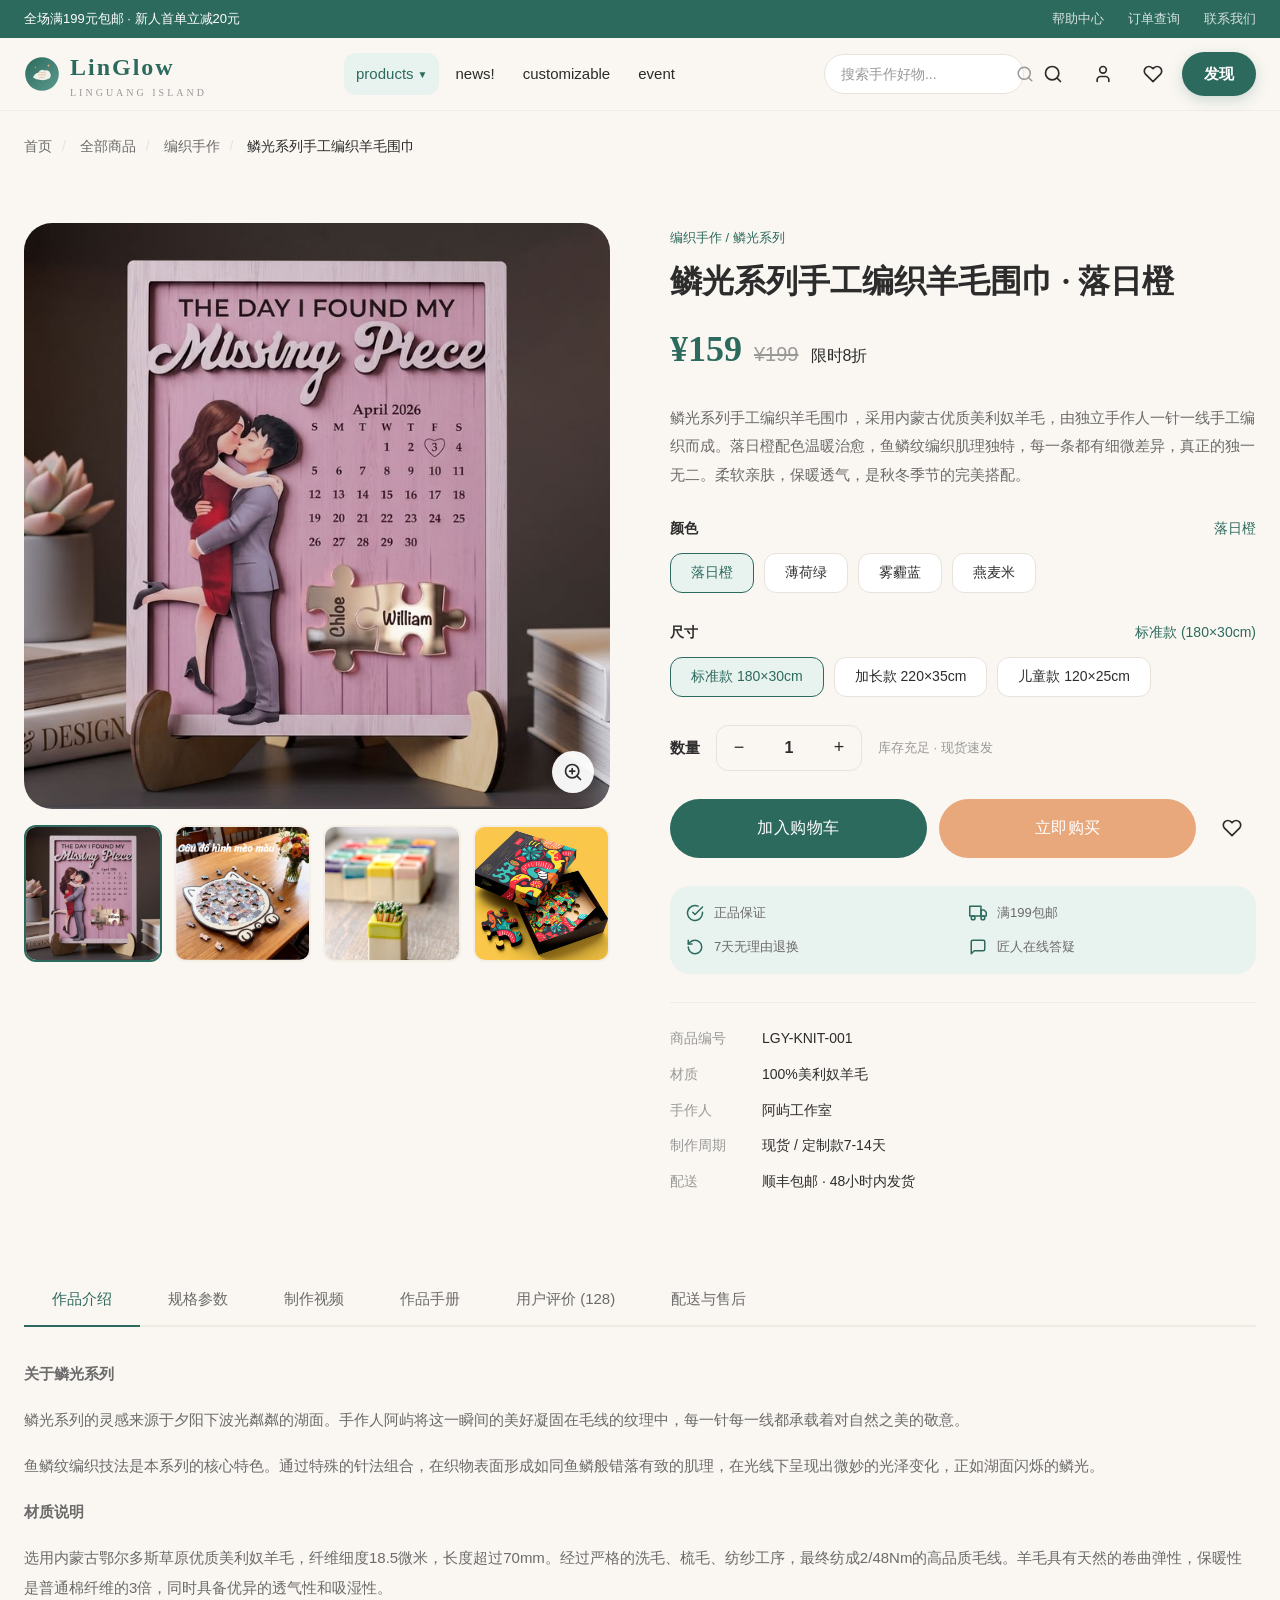
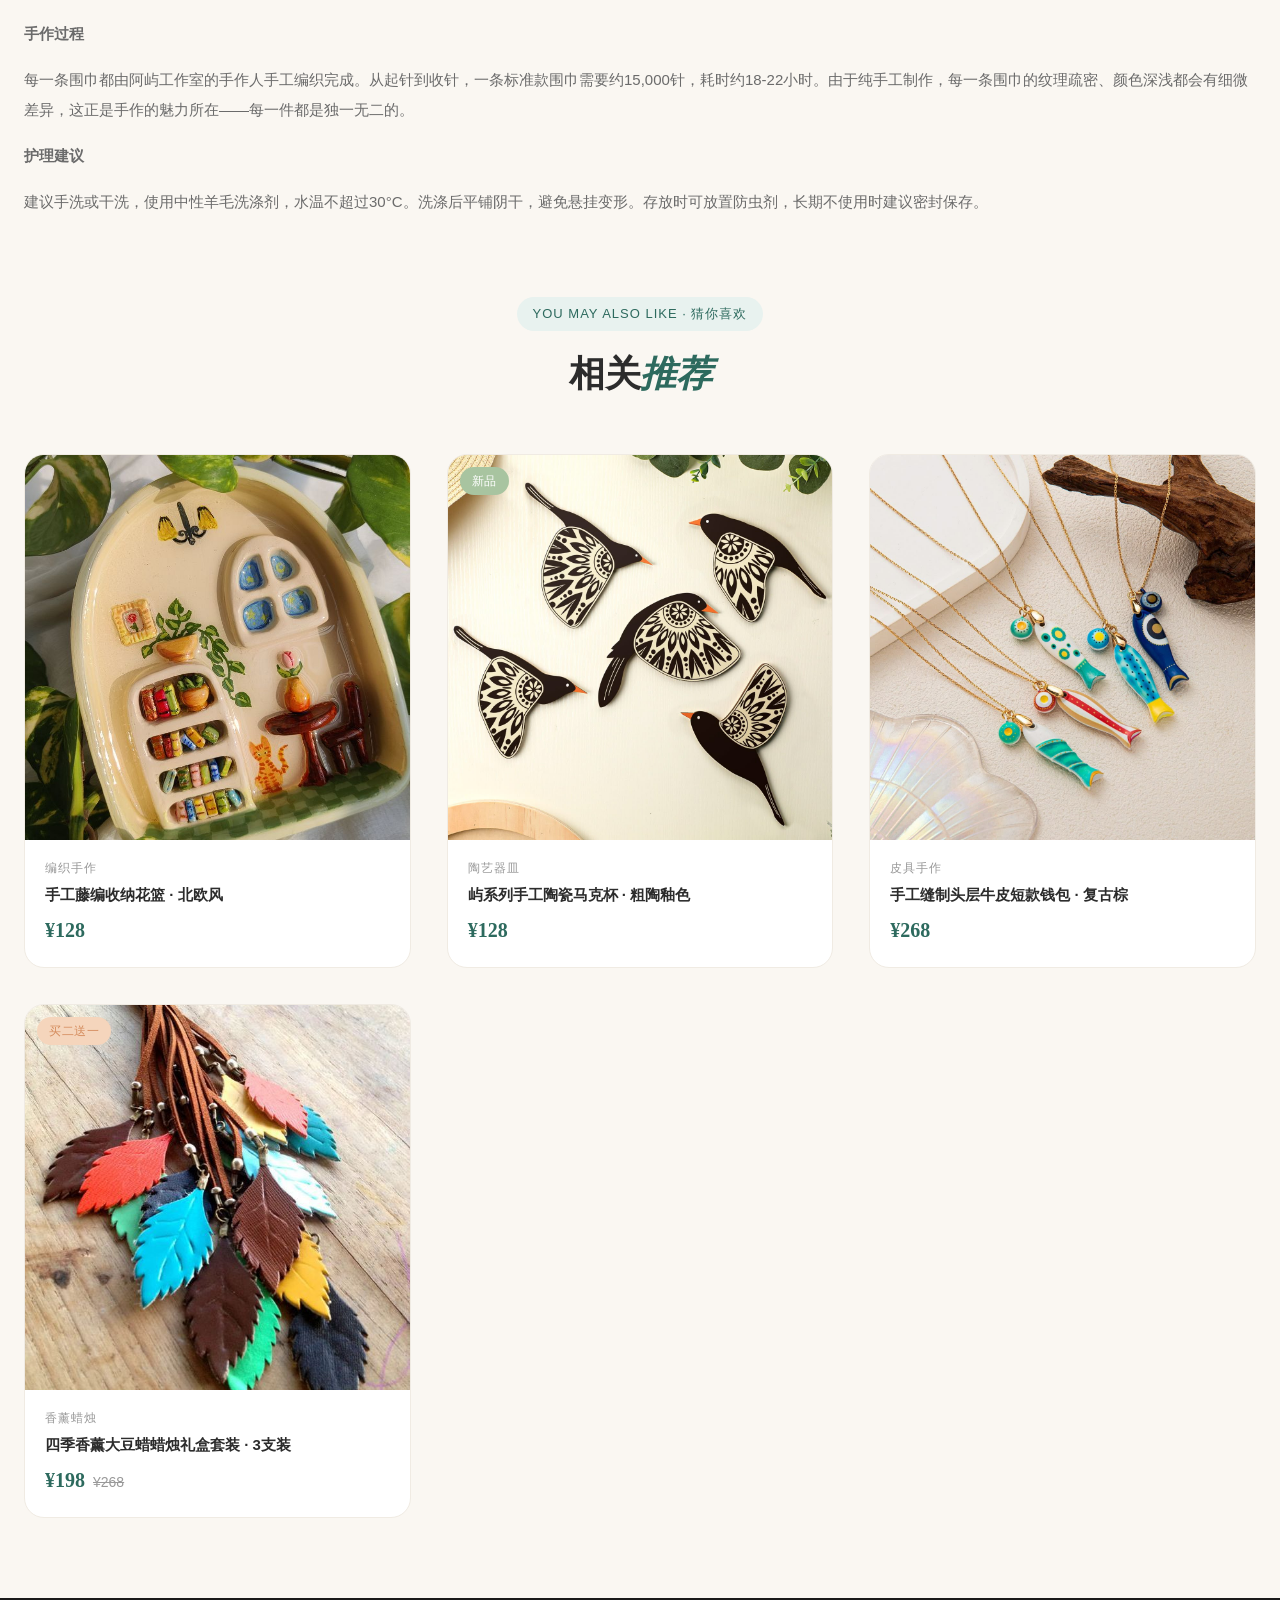
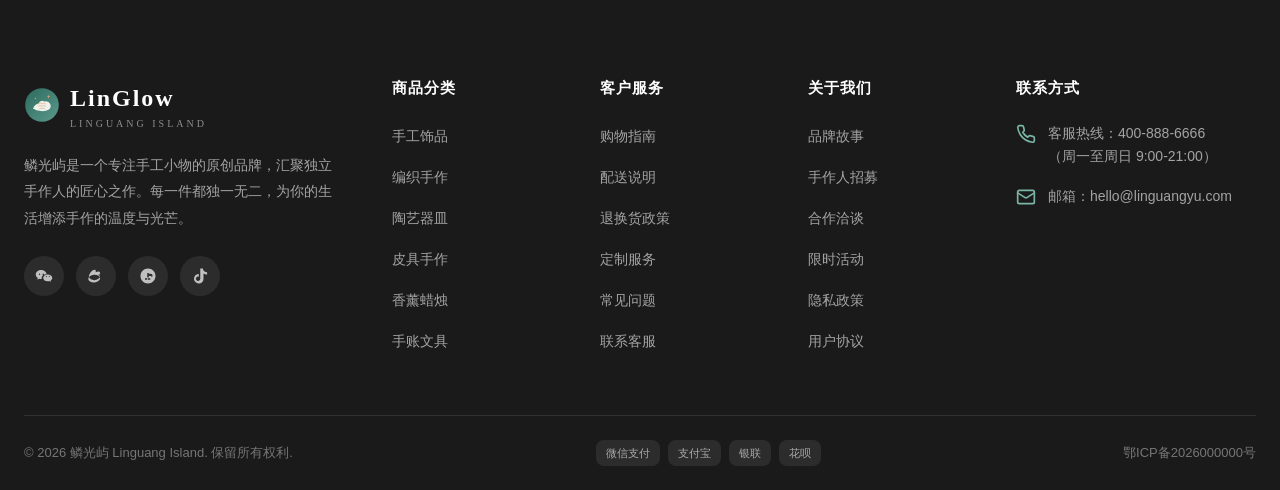
<file: product-detail.html>
<!DOCTYPE html>
<html lang="zh-CN">
<head>
  <meta charset="UTF-8">
  <meta name="viewport" content="width=device-width, initial-scale=1.0">
  <title>detail</title>
  <meta name="description" content="鳞光系列手工编织羊毛围巾，采用天然羊毛手工编织，落日橙配色，温暖舒适，每件独一无二。">
  <link rel="stylesheet" href="css/style.css">
  <link rel="icon" type="image/svg+xml" href="images/logo.svg">
</head>
<body>

  <!-- Top Bar -->
  <div class="top-bar">
    <div class="container">
      <span>全场满199元包邮 · 新人首单立减20元</span>
      <div class="top-bar-links"><a href="#">帮助中心</a><a href="#">订单查询</a><a href="#">联系我们</a></div>
    </div>
  </div>

  <!-- Header -->
  <header class="header">
    <div class="container">
      <div class="header-inner">
        <a href="index.html" class="logo"><img src="images/logo.svg" alt="LinGlow" style="width:36px;height:36px;"><div>LinGlow<span class="logo-sub">LINGUANG ISLAND</span></div></a>
        <nav class="main-nav">
          <div class="nav-item">
            <a href="products.html" class="nav-link active">products<span class="arrow">▼</span></a>
            <div class="dropdown">
              <div class="dropdown-grid">
                <a href="products.html?cat=jewelry" class="dropdown-item"><div class="dropdown-item-icon">💍</div><div class="dropdown-item-title">手工饰品</div><div class="dropdown-item-desc">耳环/项链/手链</div></a>
                <a href="products.html?cat=knit" class="dropdown-item"><div class="dropdown-item-icon">🧶</div><div class="dropdown-item-title">编织制作</div><div class="dropdown-item-desc">围巾/帽子/玩偶</div></a>
                <a href="products.html?cat=ceramic" class="dropdown-item"><div class="dropdown-item-icon">🏺</div><div class="dropdown-item-title">陶艺器皿</div><div class="dropdown-item-desc">杯子/花瓶/餐具</div></a>
                <a href="products.html?cat=leather" class="dropdown-item"><div class="dropdown-item-icon">👜</div><div class="dropdown-item-title">皮具制作</div><div class="dropdown-item-desc">钱包/卡包/皮带</div></a>
                <a href="products.html?cat=candle" class="dropdown-item"><div class="dropdown-item-icon">🕯️</div><div class="dropdown-item-title">香薰蜡烛</div><div class="dropdown-item-desc">香薰/礼盒/套装</div></a>
                <a href="products.html?cat=stationery" class="dropdown-item"><div class="dropdown-item-icon">📔</div><div class="dropdown-item-title">手账文具</div><div class="dropdown-item-desc">笔记本/书签/胶带</div></a>
              </div>
              <div class="dropdown-featured">
                <span class="dropdown-featured-text">本周精选：<strong>手工编织围巾系列</strong> 限时8折</span>
                <a href="products.html" class="btn btn-sm btn-primary">立即选购</a>
              </div>
            </div>
          </div>
          <div class="nav-item"><a href="products.html?sort=new" class="nav-link">news!</a></div>
          <div class="nav-item"><a href="custom.html" class="nav-link">customizable</a></div>
          <div class="nav-item"><a href="event.html" class="nav-link">event</a></div>
        </nav>
        <div class="header-actions">
          <div class="search-bar"><input type="text" placeholder="搜索手作好物..."><button type="button" aria-label="搜索"><svg width="18" height="18" viewBox="0 0 24 24" fill="none" stroke="currentColor" stroke-width="2" stroke-linecap="round" stroke-linejoin="round"><circle cx="11" cy="11" r="8"/><path d="m21 21-4.35-4.35"/></svg></button></div>
          <button class="action-btn" aria-label="站内搜索" data-search-open><svg width="18" height="18" viewBox="0 0 24 24" fill="none" stroke="currentColor" stroke-width="2" stroke-linecap="round" stroke-linejoin="round"><circle cx="11" cy="11" r="8"/><path d="m21 21-4.35-4.35"/></svg></button>
          <button class="action-btn" aria-label="账户"><svg viewBox="0 0 24 24" fill="none" stroke="currentColor" stroke-width="2" stroke-linecap="round" stroke-linejoin="round"><path d="M19 21v-2a4 4 0 0 0-4-4H9a4 4 0 0 0-4 4v2"/><circle cx="12" cy="7" r="4"/></svg></button>
          <button class="action-btn" aria-label="收藏"><svg viewBox="0 0 24 24" fill="none" stroke="currentColor" stroke-width="2" stroke-linecap="round" stroke-linejoin="round"><path d="M20.84 4.61a5.5 5.5 0 0 0-7.78 0L12 5.67l-1.06-1.06a5.5 5.5 0 0 0-7.78 7.78l1.06 1.06L12 21.23l7.78-7.78 1.06-1.06a5.5 5.5 0 0 0 0-7.78z"/></svg></button>
          <a href="products.html" class="nav-discover-btn" style="display:inline-flex;align-items:center;font-size:15px;">发现</a>
          <button class="action-btn mobile-menu-btn" aria-label="菜单"><svg viewBox="0 0 24 24" fill="none" stroke="currentColor" stroke-width="2" stroke-linecap="round" stroke-linejoin="round"><line x1="4" x2="20" y1="12" y2="12"/><line x1="4" x2="20" y1="6" y2="6"/><line x1="4" x2="20" y1="18" y2="18"/></svg></button>
          <a href="products.html" class="mobile-header-link">products</a>
          <a href="event.html" class="mobile-header-link">活动</a>
        </div>
      </div>
    </div>
  </header>

  <!-- Mobile Menu -->
  <div class="mobile-menu-overlay"></div>
  <div class="mobile-menu">
    <div class="mobile-menu-header"><span class="logo" style="font-size:20px;">LinGlow</span><button class="mobile-menu-close" aria-label="关闭"><svg width="20" height="20" viewBox="0 0 24 24" fill="none" stroke="currentColor" stroke-width="2" stroke-linecap="round" stroke-linejoin="round"><path d="M18 6 6 18"/><path d="m6 6 12 12"/></svg></button></div>
    <nav class="mobile-nav-list">
      <a href="products.html" class="mobile-nav-link active">products</a>
      <a href="products.html?sort=new" class="mobile-nav-link">news!</a>
      <a href="custom.html" class="mobile-nav-link">customizable</a>
      <a href="event.html" class="mobile-nav-link">event</a>
    </nav>
  </div>

  <!-- Breadcrumb -->
  <div class="container">
    <div class="breadcrumb">
      <a href="index.html">首页</a><span class="breadcrumb-sep">/</span>
      <a href="products.html">全部商品</a><span class="breadcrumb-sep">/</span>
      <a href="products.html?cat=knit">编织手作</a><span class="breadcrumb-sep">/</span>
      <span class="breadcrumb-current" data-breadcrumb-title>鳞光系列手工编织羊毛围巾</span>
    </div>
  </div>

  <!-- Product Detail -->
  <div class="product-detail">
    <div class="container">
      <div class="product-detail-layout">
        <!-- Gallery -->
        <div class="product-gallery">
          <div class="product-gallery-main">
            <img src="works/01.jpg" alt="鳞光系列手工编织羊毛围巾 · 落日橙" id="mainProductImage">
            <button class="gallery-zoom" aria-label="放大查看">
              <svg width="20" height="20" viewBox="0 0 24 24" fill="none" stroke="currentColor" stroke-width="2" stroke-linecap="round" stroke-linejoin="round"><circle cx="11" cy="11" r="8"/><path d="m21 21-4.35-4.35"/><path d="M11 8v6M8 11h6"/></svg>
            </button>
          </div>
          <div class="product-gallery-thumbs" data-gallery-thumbs>
            <div class="product-thumb active"><img src="works/01.jpg" alt="主图"></div>
            <div class="product-thumb"><img src="works/054cdf0217a93ebdaa423b9df954e02b.jpg" alt="细节图1"></div>
            <div class="product-thumb"><img src="works/3741f565dfd39f4d616d1eac8edfc7b6.jpg" alt="细节图2"></div>
            <div class="product-thumb"><img src="works/7c3fb1a2e72453e287ca65e6157a7eb2.jpg" alt="佩戴效果"></div>
          </div>
        </div>

        <!-- Product Info -->
        <div class="product-info">
          <div class="product-info-category" data-detail-cat>🧶 编织手作 / 鳞光系列</div>
          <h1 class="product-info-title" data-detail-title>鳞光系列手工编织羊毛围巾 · 落日橙</h1>
          <div class="product-info-price" data-detail-price>
            <span class="price-current">¥159</span>
            <span class="price-original">¥199</span>
            <span class="discount-tag">限时8折</span>
          </div>
          <p class="product-info-desc" data-detail-desc>
            鳞光系列手工编织羊毛围巾，采用内蒙古优质美利奴羊毛，由独立手作人一针一线手工编织而成。落日橙配色温暖治愈，鱼鳞纹编织肌理独特，每一条都有细微差异，真正的独一无二。柔软亲肤，保暖透气，是秋冬季节的完美搭配。
          </p>

          <!-- Color Variant -->
          <div class="product-variants">
            <div class="variant-label">颜色 <span class="selected-value">落日橙</span></div>
            <div class="variant-options" data-variant-colors>
              <button class="variant-option active">落日橙</button>
              <button class="variant-option">薄荷绿</button>
              <button class="variant-option">雾霾蓝</button>
              <button class="variant-option">燕麦米</button>
              <button class="variant-option disabled">焦糖棕 (缺货)</button>
            </div>
          </div>

          <!-- Size Variant -->
          <div class="product-variants">
            <div class="variant-label">尺寸 <span class="selected-value">标准款 (180×30cm)</span></div>
            <div class="variant-options" data-variant-sizes>
              <button class="variant-option active">标准款 180×30cm</button>
              <button class="variant-option">加长款 220×35cm</button>
              <button class="variant-option">儿童款 120×25cm</button>
            </div>
          </div>

          <!-- Quantity -->
          <div class="product-quantity">
            <span style="font-size:15px;font-weight:600;">数量</span>
            <div class="quantity-control">
              <button class="quantity-btn quantity-minus" aria-label="减少">−</button>
              <input type="text" class="quantity-input" value="1" readonly>
              <button class="quantity-btn quantity-plus" aria-label="增加">+</button>
            </div>
            <span style="font-size:13px;color:var(--text-light);">库存充足 · 现货速发</span>
          </div>

          <!-- Actions -->
          <div class="product-actions">
            <button class="btn btn-primary btn-lg add-to-cart-btn" style="flex:1;">加入购物车</button>
            <button class="btn btn-accent btn-lg buy-now-btn" style="flex:1;">立即购买</button>
            <button class="btn btn-ghost" style="width:48px;padding:0;" aria-label="收藏">
              <svg width="20" height="20" viewBox="0 0 24 24" fill="none" stroke="currentColor" stroke-width="2" stroke-linecap="round" stroke-linejoin="round"><path d="M20.84 4.61a5.5 5.5 0 0 0-7.78 0L12 5.67l-1.06-1.06a5.5 5.5 0 0 0-7.78 7.78l1.06 1.06L12 21.23l7.78-7.78 1.06-1.06a5.5 5.5 0 0 0 0-7.78z"/></svg>
            </button>
          </div>

          <!-- 服务保障 -->
          <div class="product-services">
            <div class="product-service">
              <svg viewBox="0 0 24 24" fill="none" stroke="currentColor" stroke-width="2" stroke-linecap="round" stroke-linejoin="round"><path d="M22 11.08V12a10 10 0 1 1-5.93-9.14"/><path d="M22 4 12 14.01l-3-3"/></svg>
              <span>正品保证</span>
            </div>
            <div class="product-service">
              <svg viewBox="0 0 24 24" fill="none" stroke="currentColor" stroke-width="2" stroke-linecap="round" stroke-linejoin="round"><rect x="1" y="3" width="15" height="13"/><path d="M16 8h4l3 3v5h-7V8z"/><circle cx="5.5" cy="18.5" r="2.5"/><circle cx="18.5" cy="18.5" r="2.5"/></svg>
              <span>满199包邮</span>
            </div>
            <div class="product-service">
              <svg viewBox="0 0 24 24" fill="none" stroke="currentColor" stroke-width="2" stroke-linecap="round" stroke-linejoin="round"><path d="M3 12a9 9 0 1 0 9-9 9.75 9.75 0 0 0-6.74 2.74L3 8"/><path d="M3 3v5h5"/></svg>
              <span>7天无理由退换</span>
            </div>
            <div class="product-service">
              <svg viewBox="0 0 24 24" fill="none" stroke="currentColor" stroke-width="2" stroke-linecap="round" stroke-linejoin="round"><path d="M21 15a2 2 0 0 1-2 2H7l-4 4V5a2 2 0 0 1 2-2h14a2 2 0 0 1 2 2z"/></svg>
              <span>匠人在线答疑</span>
            </div>
          </div>

          <!-- Meta -->
          <div class="product-meta">
            <div class="product-meta-item"><span class="product-meta-label">商品编号</span><span class="product-meta-value" data-meta-sku>LGY-KNIT-001</span></div>
            <div class="product-meta-item"><span class="product-meta-label">材质</span><span class="product-meta-value" data-meta-material>100%美利奴羊毛</span></div>
            <div class="product-meta-item"><span class="product-meta-label">手作人</span><span class="product-meta-value" data-meta-craftsman>阿屿工作室</span></div>
            <div class="product-meta-item"><span class="product-meta-label">制作周期</span><span class="product-meta-value" data-meta-leadtime>现货 / 定制款7-14天</span></div>
            <div class="product-meta-item"><span class="product-meta-label">配送</span><span class="product-meta-value" data-meta-delivery>顺丰包邮 · 48小时内发货</span></div>
          </div>
        </div>
      </div>

      <!-- Product Tabs -->
      <div class="product-tabs">
        <div class="tabs-header">
          <button class="tab-btn active" data-tab="description">作品介绍</button>
          <button class="tab-btn" data-tab="specs">规格参数</button>
          <button class="tab-btn" data-tab="video">制作视频</button>
          <button class="tab-btn" data-tab="manual">作品手册</button>
          <button class="tab-btn" data-tab="reviews">用户评价 (128)</button>
          <button class="tab-btn" data-tab="shipping">配送与售后</button>
        </div>

        <div class="tab-content active" data-tab="description">
          <div class="tab-text">
            <p><strong>关于鳞光系列</strong></p>
            <p>鳞光系列的灵感来源于夕阳下波光粼粼的湖面。手作人阿屿将这一瞬间的美好凝固在毛线的纹理中，每一针每一线都承载着对自然之美的敬意。</p>
            <p>鱼鳞纹编织技法是本系列的核心特色。通过特殊的针法组合，在织物表面形成如同鱼鳞般错落有致的肌理，在光线下呈现出微妙的光泽变化，正如湖面闪烁的鳞光。</p>
            <p><strong>材质说明</strong></p>
            <p>选用内蒙古鄂尔多斯草原优质美利奴羊毛，纤维细度18.5微米，长度超过70mm。经过严格的洗毛、梳毛、纺纱工序，最终纺成2/48Nm的高品质毛线。羊毛具有天然的卷曲弹性，保暖性是普通棉纤维的3倍，同时具备优异的透气性和吸湿性。</p>
            <p><strong>手作过程</strong></p>
            <p>每一条围巾都由阿屿工作室的手作人手工编织完成。从起针到收针，一条标准款围巾需要约15,000针，耗时约18-22小时。由于纯手工制作，每一条围巾的纹理疏密、颜色深浅都会有细微差异，这正是手作的魅力所在——每一件都是独一无二的。</p>
            <p><strong>护理建议</strong></p>
            <p>建议手洗或干洗，使用中性羊毛洗涤剂，水温不超过30°C。洗涤后平铺阴干，避免悬挂变形。存放时可放置防虫剂，长期不使用时建议密封保存。</p>
          </div>
        </div>

        <div class="tab-content" data-tab="specs">
          <table class="spec-table" data-spec-table>
            <tr><td>商品名称</td><td>鳞光系列手工编织羊毛围巾 · 落日橙</td></tr>
            <tr><td>商品编号</td><td>LGY-KNIT-001</td></tr>
            <tr><td>品牌</td><td>鳞光屿 Linguang Island</td></tr>
            <tr><td>系列</td><td>鳞光系列</td></tr>
            <tr><td>材质</td><td>100%美利奴羊毛</td></tr>
            <tr><td>纤维细度</td><td>18.5微米</td></tr>
            <tr><td>毛线规格</td><td>2/48Nm</td></tr>
            <tr><td>标准款尺寸</td><td>180cm × 30cm</td></tr>
            <tr><td>加长款尺寸</td><td>220cm × 35cm</td></tr>
            <tr><td>儿童款尺寸</td><td>120cm × 25cm</td></tr>
            <tr><td>重量</td><td>约180g（标准款）</td></tr>
            <tr><td>编织针法</td><td>鱼鳞纹手工编织</td></tr>
            <tr><td>制作方式</td><td>纯手工编织</td></tr>
            <tr><td>制作周期</td><td>现货48小时发货 / 定制7-14天</td></tr>
            <tr><td>可选颜色</td><td>落日橙、薄荷绿、雾霾蓝、燕麦米</td></tr>
            <tr><td>洗涤方式</td><td>手洗/干洗，水温≤30°C</td></tr>
            <tr><td>产地</td><td>中国 · 武汉</td></tr>
            <tr><td>手作人</td><td>阿屿工作室</td></tr>
          </table>
        </div>

        <div class="tab-content" data-tab="video">
          <div class="video-tab">
            <div class="video-placeholder" data-video-placeholder>
              <div class="video-play-btn">
                <svg viewBox="0 0 24 24" fill="currentColor"><path d="M8 5v14l11-7z"/></svg>
              </div>
              <div class="video-title" data-video-title>一针一线见匠心 · 围巾手作全过程</div>
              <div class="video-subtitle" data-video-sub>时长 3:28 · 记录从选纱到成品的蜕变</div>
            </div>
            <div class="tab-text" style="margin-top:24px;">
              <p><strong>视频亮点</strong></p>
              <p>完整记录一条鳞光系列围巾从选纱、起针到收针定型的制作过程。近距离拍摄手作人的针法细节，带你感受手作人的专注与温度。</p>
              <ul style="padding-left:20px;line-height:2;">
                <li>完整记录手工编织全过程，近距离拍摄手部细节</li>
                <li>手作人讲解每道工序的要点与注意事项</li>
                <li>成品展示与日常搭配灵感</li>
              </ul>
            </div>
          </div>
        </div>

        <div class="tab-content" data-tab="manual">
          <div class="tab-text">
            <h4 style="font-size:18px;margin-bottom:12px;">作品手册下载</h4>
            <p>我们为每件作品准备了详细的电子手册，包含作品故事、材质工艺、规格参数与保养指南。下载后可离线查看，也可打印收藏。</p>
          </div>
          <div class="pdf-section">
            <div class="pdf-icon">
              <svg viewBox="0 0 24 24" fill="none" stroke="currentColor" stroke-width="2"><path d="M14 2H6a2 2 0 0 0-2 2v16a2 2 0 0 0 2 2h12a2 2 0 0 0 2-2V8z"/><path d="M14 2v6h6"/><path d="M16 13H8M16 17H8M10 9H8"/></svg>
            </div>
            <div class="pdf-info">
              <div class="pdf-name" data-pdf-name>鳞光系列羊毛围巾 · 作品手册.pdf</div>
              <div class="pdf-meta">PDF 格式 · 6 页 · 包含作品故事、材质工艺、保养指南</div>
            </div>
            <div style="display:flex;gap:8px;flex-shrink:0;">
              <button class="btn btn-primary btn-sm" onclick="alert('PDF 下载已开始！（演示站点）')">下载</button>
              <button class="btn btn-outline btn-sm" onclick="alert('正在打开 PDF 预览...（演示站点）')">预览</button>
            </div>
          </div>
          <div class="tab-text">
            <h4 style="font-size:18px;margin-bottom:12px;">手册目录</h4>
            <ul style="padding-left:20px;line-height:2;">
              <li>第一章 · 作品故事：设计灵感与手作人寄语</li>
              <li>第二章 · 制作工艺：从选纱到收针的完整工序解析</li>
              <li>第三章 · 材质说明：羊毛纤维的特性与养护</li>
              <li>第四章 · 保养指南：日常使用与清洁保养建议</li>
            </ul>
          </div>
        </div>

        <div class="tab-content" data-tab="reviews">
          <div class="review-summary">
            <div class="review-score">
              <div class="review-score-num">4.9</div>
              <div class="review-score-stars">
                <svg width="16" height="16" viewBox="0 0 24 24" fill="currentColor"><polygon points="12 2 15.09 8.26 22 9.27 17 14.14 18.18 21.02 12 17.77 5.82 21.02 7 14.14 2 9.27 8.91 8.26 12 2"/></svg>
                <svg width="16" height="16" viewBox="0 0 24 24" fill="currentColor"><polygon points="12 2 15.09 8.26 22 9.27 17 14.14 18.18 21.02 12 17.77 5.82 21.02 7 14.14 2 9.27 8.91 8.26 12 2"/></svg>
                <svg width="16" height="16" viewBox="0 0 24 24" fill="currentColor"><polygon points="12 2 15.09 8.26 22 9.27 17 14.14 18.18 21.02 12 17.77 5.82 21.02 7 14.14 2 9.27 8.91 8.26 12 2"/></svg>
                <svg width="16" height="16" viewBox="0 0 24 24" fill="currentColor"><polygon points="12 2 15.09 8.26 22 9.27 17 14.14 18.18 21.02 12 17.77 5.82 21.02 7 14.14 2 9.27 8.91 8.26 12 2"/></svg>
                <svg width="16" height="16" viewBox="0 0 24 24" fill="currentColor"><polygon points="12 2 15.09 8.26 22 9.27 17 14.14 18.18 21.02 12 17.77 5.82 21.02 7 14.14 2 9.27 8.91 8.26 12 2"/></svg>
              </div>
              <div class="review-score-count">128条评价</div>
            </div>
            <div class="review-bars">
              <div class="review-bar-row"><span class="review-bar-label">5星</span><div class="review-bar-track"><div class="review-bar-fill" style="width:88%"></div></div><span class="review-bar-count">113</span></div>
              <div class="review-bar-row"><span class="review-bar-label">4星</span><div class="review-bar-track"><div class="review-bar-fill" style="width:8%"></div></div><span class="review-bar-count">10</span></div>
              <div class="review-bar-row"><span class="review-bar-label">3星</span><div class="review-bar-track"><div class="review-bar-fill" style="width:3%"></div></div><span class="review-bar-count">4</span></div>
              <div class="review-bar-row"><span class="review-bar-label">2星</span><div class="review-bar-track"><div class="review-bar-fill" style="width:1%"></div></div><span class="review-bar-count">1</span></div>
              <div class="review-bar-row"><span class="review-bar-label">1星</span><div class="review-bar-track"><div class="review-bar-fill" style="width:0%"></div></div><span class="review-bar-count">0</span></div>
            </div>
          </div>

          <div class="review-item">
            <div class="review-item-header">
              <div class="review-item-author">
                <div class="testimonial-avatar">🌸</div>
                <div><div class="review-item-name">小鹿同学</div><div class="review-item-date">2026-08-15 · 落日橙 / 标准款</div></div>
              </div>
              <div class="stars"><svg class="star" viewBox="0 0 24 24"><polygon points="12 2 15.09 8.26 22 9.27 17 14.14 18.18 21.02 12 17.77 5.82 21.02 7 14.14 2 9.27 8.91 8.26 12 2"/></svg><svg class="star" viewBox="0 0 24 24"><polygon points="12 2 15.09 8.26 22 9.27 17 14.14 18.18 21.02 12 17.77 5.82 21.02 7 14.14 2 9.27 8.91 8.26 12 2"/></svg><svg class="star" viewBox="0 0 24 24"><polygon points="12 2 15.09 8.26 22 9.27 17 14.14 18.18 21.02 12 17.77 5.82 21.02 7 14.14 2 9.27 8.91 8.26 12 2"/></svg><svg class="star" viewBox="0 0 24 24"><polygon points="12 2 15.09 8.26 22 9.27 17 14.14 18.18 21.02 12 17.77 5.82 21.02 7 14.14 2 9.27 8.91 8.26 12 2"/></svg><svg class="star" viewBox="0 0 24 24"><polygon points="12 2 15.09 8.26 22 9.27 17 14.14 18.18 21.02 12 17.77 5.82 21.02 7 14.14 2 9.27 8.91 8.26 12 2"/></svg></div>
            </div>
            <p class="review-item-text">收到围巾的那一刻真的被惊艳到了！落日橙的颜色比图片还要好看，温暖又显白。鱼鳞纹的编织肌理非常特别，在光线下有微妙的光泽变化。手感超级柔软，一点都不扎，围上去很暖和。包装也很精美，送人特别有面子。已经回购第二条送给妈妈了！</p>
          </div>

          <div class="review-item">
            <div class="review-item-header">
              <div class="review-item-author">
                <div class="testimonial-avatar">🧣</div>
                <div><div class="review-item-name">慢生活小姐</div><div class="review-item-date">2026-08-10 · 薄荷绿 / 加长款</div></div>
              </div>
              <div class="stars"><svg class="star" viewBox="0 0 24 24"><polygon points="12 2 15.09 8.26 22 9.27 17 14.14 18.18 21.02 12 17.77 5.82 21.02 7 14.14 2 9.27 8.91 8.26 12 2"/></svg><svg class="star" viewBox="0 0 24 24"><polygon points="12 2 15.09 8.26 22 9.27 17 14.14 18.18 21.02 12 17.77 5.82 21.02 7 14.14 2 9.27 8.91 8.26 12 2"/></svg><svg class="star" viewBox="0 0 24 24"><polygon points="12 2 15.09 8.26 22 9.27 17 14.14 18.18 21.02 12 17.77 5.82 21.02 7 14.14 2 9.27 8.91 8.26 12 2"/></svg><svg class="star" viewBox="0 0 24 24"><polygon points="12 2 15.09 8.26 22 9.27 17 14.14 18.18 21.02 12 17.77 5.82 21.02 7 14.14 2 9.27 8.91 8.26 12 2"/></svg><svg class="star" viewBox="0 0 24 24"><polygon points="12 2 15.09 8.26 22 9.27 17 14.14 18.18 21.02 12 17.77 5.82 21.02 7 14.14 2 9.27 8.91 8.26 12 2"/></svg></div>
            </div>
            <p class="review-item-text">薄荷绿的颜色太治愈了！加长款可以绕两圈，很有氛围感。羊毛的质量很好，摸起来软糯软糯的，而且没有什么羊毛的膻味。能看出来是手工编织的，纹理很有质感。客服说每一条都有细微差异，我这条在角落有一个小小的结，反而觉得更有手作的温度了。</p>
          </div>
        </div>

        <div class="tab-content" data-tab="shipping">
          <div class="tab-text">
            <p><strong>配送说明</strong></p>
            <p>• 现货商品：付款后48小时内发货，顺丰快递包邮（偏远地区除外）。</p>
            <p>• 定制商品：制作周期7-14天，完成后立即发货。</p>
            <p>• 全国大部分地区2-3天送达，偏远地区3-5天。</p>
            <p>• 发货后会通过短信发送物流信息，可在"我的订单"中实时追踪。</p>
            <p><strong>退换货政策</strong></p>
            <p>• 支持7天无理由退换货（定制商品除外）。</p>
            <p>• 退换商品需保持原包装、吊牌完整，未使用、未洗涤。</p>
            <p>• 因质量问题产生的退换货，运费由我们承担；非质量问题退换货，运费由买家承担。</p>
            <p>• 定制类商品不支持7天无理由退换，如收到商品有质量问题请在48小时内联系客服。</p>
            <p><strong>洗护建议</strong></p>
            <p>• 建议手洗或干洗，使用中性羊毛洗涤剂。</p>
            <p>• 洗涤水温不超过30°C，避免浸泡时间过长。</p>
            <p>• 洗涤后用毛巾按压吸水，平铺阴干，避免悬挂变形。</p>
            <p>• 不可漂白、不可滚筒烘干、不可熨烫。</p>
            <p>• 长期存放建议使用密封袋，可放置防虫剂。</p>
          </div>
        </div>
      </div>

      <!-- Related Products -->
      <div style="margin-top:80px;">
        <div class="section-header">
          <div class="section-tag">YOU MAY ALSO LIKE · 猜你喜欢</div>
          <h2 class="section-title">相关<span class="highlight">推荐</span></h2>
        </div>
        <div class="product-grid" data-related-products>
          <!-- 由 JS 动态渲染相关推荐 -->
          <div class="product-card">
            <div class="product-card-img-wrap">
              <button class="product-wishlist" aria-label="收藏"><svg width="18" height="18" viewBox="0 0 24 24" fill="none" stroke="currentColor" stroke-width="2" stroke-linecap="round" stroke-linejoin="round"><path d="M20.84 4.61a5.5 5.5 0 0 0-7.78 0L12 5.67l-1.06-1.06a5.5 5.5 0 0 0-7.78 7.78l1.06 1.06L12 21.23l7.78-7.78 1.06-1.06a5.5 5.5 0 0 0 0-7.78z"/></svg></button>
              <a href="product-detail.html"><img src="works/054cdf0217a93ebdaa423b9df954e02b.jpg" alt="手工陶瓷马克杯" class="product-card-img"></a>
            </div>
            <div class="product-card-body"><div class="product-card-category">陶艺器皿</div><a href="product-detail.html" class="product-card-title">屿系列手工陶瓷马克杯 · 粗陶釉色</a><div class="product-card-price"><span class="price-current">¥128</span></div></div>
          </div>
          <div class="product-card">
            <div class="product-card-img-wrap">
              <div class="product-badges"><span class="badge badge-coral">买二送一</span></div>
              <button class="product-wishlist" aria-label="收藏"><svg width="18" height="18" viewBox="0 0 24 24" fill="none" stroke="currentColor" stroke-width="2" stroke-linecap="round" stroke-linejoin="round"><path d="M20.84 4.61a5.5 5.5 0 0 0-7.78 0L12 5.67l-1.06-1.06a5.5 5.5 0 0 0-7.78 7.78l1.06 1.06L12 21.23l7.78-7.78 1.06-1.06a5.5 5.5 0 0 0 0-7.78z"/></svg></button>
              <a href="product-detail.html"><img src="works/1fd205de11f5d47ad83b0c7072961576.jpg" alt="香薰蜡烛礼盒" class="product-card-img"></a>
            </div>
            <div class="product-card-body"><div class="product-card-category">香薰蜡烛</div><a href="product-detail.html" class="product-card-title">四季香薰大豆蜡蜡烛礼盒套装 · 3支装</a><div class="product-card-price"><span class="price-current">¥198</span><span class="price-original">¥268</span></div></div>
          </div>
          <div class="product-card">
            <div class="product-card-img-wrap">
              <button class="product-wishlist" aria-label="收藏"><svg width="18" height="18" viewBox="0 0 24 24" fill="none" stroke="currentColor" stroke-width="2" stroke-linecap="round" stroke-linejoin="round"><path d="M20.84 4.61a5.5 5.5 0 0 0-7.78 0L12 5.67l-1.06-1.06a5.5 5.5 0 0 0-7.78 7.78l1.06 1.06L12 21.23l7.78-7.78 1.06-1.06a5.5 5.5 0 0 0 0-7.78z"/></svg></button>
              <a href="product-detail.html"><img src="works/3741f565dfd39f4d616d1eac8edfc7b6.jpg" alt="编织花篮" class="product-card-img"></a>
            </div>
            <div class="product-card-body"><div class="product-card-category">编织手作</div><a href="product-detail.html" class="product-card-title">手工藤编收纳花篮 · 北欧风</a><div class="product-card-price"><span class="price-current">¥128</span></div></div>
          </div>
          <div class="product-card">
            <div class="product-card-img-wrap">
              <div class="product-badges"><span class="badge badge-new">NEW</span></div>
              <button class="product-wishlist" aria-label="收藏"><svg width="18" height="18" viewBox="0 0 24 24" fill="none" stroke="currentColor" stroke-width="2" stroke-linecap="round" stroke-linejoin="round"><path d="M20.84 4.61a5.5 5.5 0 0 0-7.78 0L12 5.67l-1.06-1.06a5.5 5.5 0 0 0-7.78 7.78l1.06 1.06L12 21.23l7.78-7.78 1.06-1.06a5.5 5.5 0 0 0 0-7.78z"/></svg></button>
              <a href="product-detail.html"><img src="works/2268b798a21c0e05ef286d9afd40e5c9.jpg" alt="手工银饰耳环" class="product-card-img"></a>
            </div>
            <div class="product-card-body"><div class="product-card-category">手工饰品</div><a href="product-detail.html" class="product-card-title">鳞光系列925银手工耳环 · 星月</a><div class="product-card-price"><span class="price-current">¥188</span></div></div>
          </div>
        </div>
      </div>
    </div>
  </div>

  <!-- Footer -->
  <footer class="footer">
    <div class="container">
      <div class="footer-top">
        <div class="footer-brand">
          <div class="logo" style="color:#fff;margin-bottom:20px;"><img src="images/logo.svg" alt="LinGlow" style="width:36px;height:36px;"><div>LinGlow<span class="logo-sub" style="color:rgba(255,255,255,0.5);">LINGUANG ISLAND</span></div></div>
          <p class="footer-brand-desc">鳞光屿是一个专注手工小物的原创品牌，汇聚独立手作人的匠心之作。每一件都独一无二，为你的生活增添手作的温度与光芒。</p>
          <div class="footer-social"><a href="#" aria-label="微信"><svg width="18" height="18" viewBox="0 0 24 24" fill="currentColor"><path d="M8.5 4C4.36 4 1 6.69 1 10c0 1.89 1.08 3.56 2.78 4.66L3 17l2.5-1.32c.93.26 1.93.4 2.97.4.2 0 .4-.01.6-.02-.13-.43-.2-.88-.2-1.35 0-2.76 2.69-5 6-5 .22 0 .43.01.64.03C15.05 6.47 12.06 4 8.5 4zM6 8.5c.55 0 1 .45 1 1s-.45 1-1 1-1-.45-1-1 .45-1 1-1zm5 0c.55 0 1 .45 1 1s-.45 1-1 1-1-.45-1-1 .45-1 1-1z"/><path d="M23 14.5c0-2.49-2.69-4.5-6-4.5s-6 2.01-6 4.5 2.69 4.5 6 4.5c.69 0 1.35-.09 1.97-.27L21 20l-.55-1.83C21.95 17.24 23 15.97 23 14.5zm-8-1c-.41 0-.75-.34-.75-.75s.34-.75.75-.75.75.34.75.75-.34.75-.75.75zm4 0c-.41 0-.75-.34-.75-.75s.34-.75.75-.75.75.34.75.75-.34.75-.75.75z"/></svg></a><a href="#" aria-label="微博"><svg width="18" height="18" viewBox="0 0 24 24" fill="currentColor"><path d="M10.1 20.5c-4.3.4-8-1.5-8.3-4.3-.2-2.8 3.1-5.4 7.4-5.8 4.3-.4 8 1.5 8.3 4.3.2 2.8-3.1 5.4-7.4 5.8zm7.5-10.7c-.4-.1-.7-.2-.5-.7.4-1 .4-1.8 0-2.3-.7-.9-2.7-.9-5 0 0 0-.7.3-.5-.3.3-1 .2-1.9-.3-2.4-1-1-3.8.1-6.1 2.4C3.5 8.8 2.5 10.7 2.5 12.4c0 3.2 4 5.1 7.1 5.1 4.5 0 7.6-2.6 7.6-4.7 0-1.3-1.1-2-2.1-2.3.1 0 .1-.1.2-.1 1.7-.3 2.9-1.6 2.3-3z"/></svg></a><a href="#" aria-label="小红书"><svg width="18" height="18" viewBox="0 0 24 24" fill="currentColor"><path d="M12 2C6.48 2 2 6.48 2 12s4.48 10 10 10 10-4.48 10-10S17.52 2 12 2zm-1 15H8v-2h3v2zm4 0h-3v-2h3v2zm1.5-5.5c-.5.5-1.5.5-2 .5-.5 0-1 0-1.5-.5V14h-2V8h2v1.5c.5-.5 1.5-.5 2.5-.5 1.5 0 2.5 1 2.5 2.5 0 1-.5 1.5-1.5 2z"/></svg></a><a href="#" aria-label="抖音"><svg width="18" height="18" viewBox="0 0 24 24" fill="currentColor"><path d="M19.59 6.69a4.83 4.83 0 0 1-3.77-4.25V2h-3.45v13.67a2.89 2.89 0 0 1-5.2 1.74 2.89 2.89 0 0 1 2.31-4.64 2.93 2.93 0 0 1 .88.13V9.4a6.84 6.84 0 0 0-1-.05A6.33 6.33 0 0 0 5.8 20.1a6.34 6.34 0 0 0 10.86-4.43v-7a8.16 8.16 0 0 0 4.77 1.52v-3.4a4.85 4.85 0 0 1-1.84-.1z"/></svg></a></div>
        </div>
        <div><h4 class="footer-col-title">商品分类</h4><ul class="footer-links"><li><a href="products.html?cat=jewelry">手工饰品</a></li><li><a href="products.html?cat=knit">编织手作</a></li><li><a href="products.html?cat=ceramic">陶艺器皿</a></li><li><a href="products.html?cat=leather">皮具手作</a></li><li><a href="products.html?cat=candle">香薰蜡烛</a></li><li><a href="products.html?cat=stationery">手账文具</a></li></ul></div>
        <div><h4 class="footer-col-title">客户服务</h4><ul class="footer-links"><li><a href="#">购物指南</a></li><li><a href="#">配送说明</a></li><li><a href="#">退换货政策</a></li><li><a href="#">定制服务</a></li><li><a href="#">常见问题</a></li><li><a href="#">联系客服</a></li></ul></div>
        <div><h4 class="footer-col-title">关于我们</h4><ul class="footer-links"><li><a href="index.html#brand-story">品牌故事</a></li><li><a href="#">手作人招募</a></li><li><a href="#">合作洽谈</a></li><li><a href="event.html">限时活动</a></li><li><a href="#">隐私政策</a></li><li><a href="#">用户协议</a></li></ul></div>
        <div><h4 class="footer-col-title">联系方式</h4><div class="footer-contact-item"><svg class="footer-contact-icon" viewBox="0 0 24 24" fill="none" stroke="currentColor" stroke-width="2" stroke-linecap="round" stroke-linejoin="round"><path d="M22 16.92v3a2 2 0 0 1-2.18 2 19.79 19.79 0 0 1-8.63-3.07 19.5 19.5 0 0 1-6-6 19.79 19.79 0 0 1-3.07-8.67A2 2 0 0 1 4.11 2h3a2 2 0 0 1 2 1.72 12.84 12.84 0 0 0 .7 2.81 2 2 0 0 1-.45 2.11L8.09 9.91a16 16 0 0 0 6 6l1.27-1.27a2 2 0 0 1 2.11-.45 12.84 12.84 0 0 0 2.81.7A2 2 0 0 1 22 16.92z"/></svg><span>客服热线：400-888-6666<br>（周一至周日 9:00-21:00）</span></div><div class="footer-contact-item"><svg class="footer-contact-icon" viewBox="0 0 24 24" fill="none" stroke="currentColor" stroke-width="2" stroke-linecap="round" stroke-linejoin="round"><rect width="20" height="16" x="2" y="4" rx="2"/><path d="m22 7-8.97 5.7a1.94 1.94 0 0 1-2.06 0L2 7"/></svg><span>邮箱：hello@linguangyu.com</span></div></div>
      </div>
      <div class="footer-bottom"><div>© 2026 鳞光屿 Linguang Island. 保留所有权利.</div><div class="footer-payment"><span>微信支付</span><span>支付宝</span><span>银联</span><span>花呗</span></div><div>鄂ICP备2026000000号</div></div>
    </div>
  </footer>

  <!-- 搜索浮层 -->
  <div class="search-overlay">
    <div class="search-panel">
      <div class="search-input-wrap">
        <svg viewBox="0 0 24 24" fill="none" stroke="currentColor" stroke-width="2" stroke-linecap="round" stroke-linejoin="round"><circle cx="11" cy="11" r="8"/><path d="m21 21-4.35-4.35"/></svg>
        <input type="text" class="search-input" placeholder="搜索手作好物、分类或材质..." autocomplete="off">
        <button class="search-close" aria-label="关闭">
          <svg width="20" height="20" viewBox="0 0 24 24" fill="none" stroke="currentColor" stroke-width="2" stroke-linecap="round" stroke-linejoin="round"><path d="M18 6 6 18"/><path d="m6 6 12 12"/></svg>
        </button>
      </div>
      <div class="search-results">
        <div class="search-empty"><p>输入关键词搜索商品，例如「围巾」「陶艺」「蜡烛」</p></div>
      </div>
      <div class="search-hint">按 <kbd>ESC</kbd> 关闭 · 按 <kbd>Ctrl</kbd> + <kbd>K</kbd> 快速搜索</div>
    </div>
  </div>

  <button class="back-to-top" aria-label="返回顶部"><svg width="20" height="20" viewBox="0 0 24 24" fill="none" stroke="currentColor" stroke-width="2" stroke-linecap="round" stroke-linejoin="round"><path d="m18 15-6-6-6 6"/></svg></button>
  <script src="js/data.js"></script>
  <script src="js/main.js"></script>
</body>
</html>
</file>
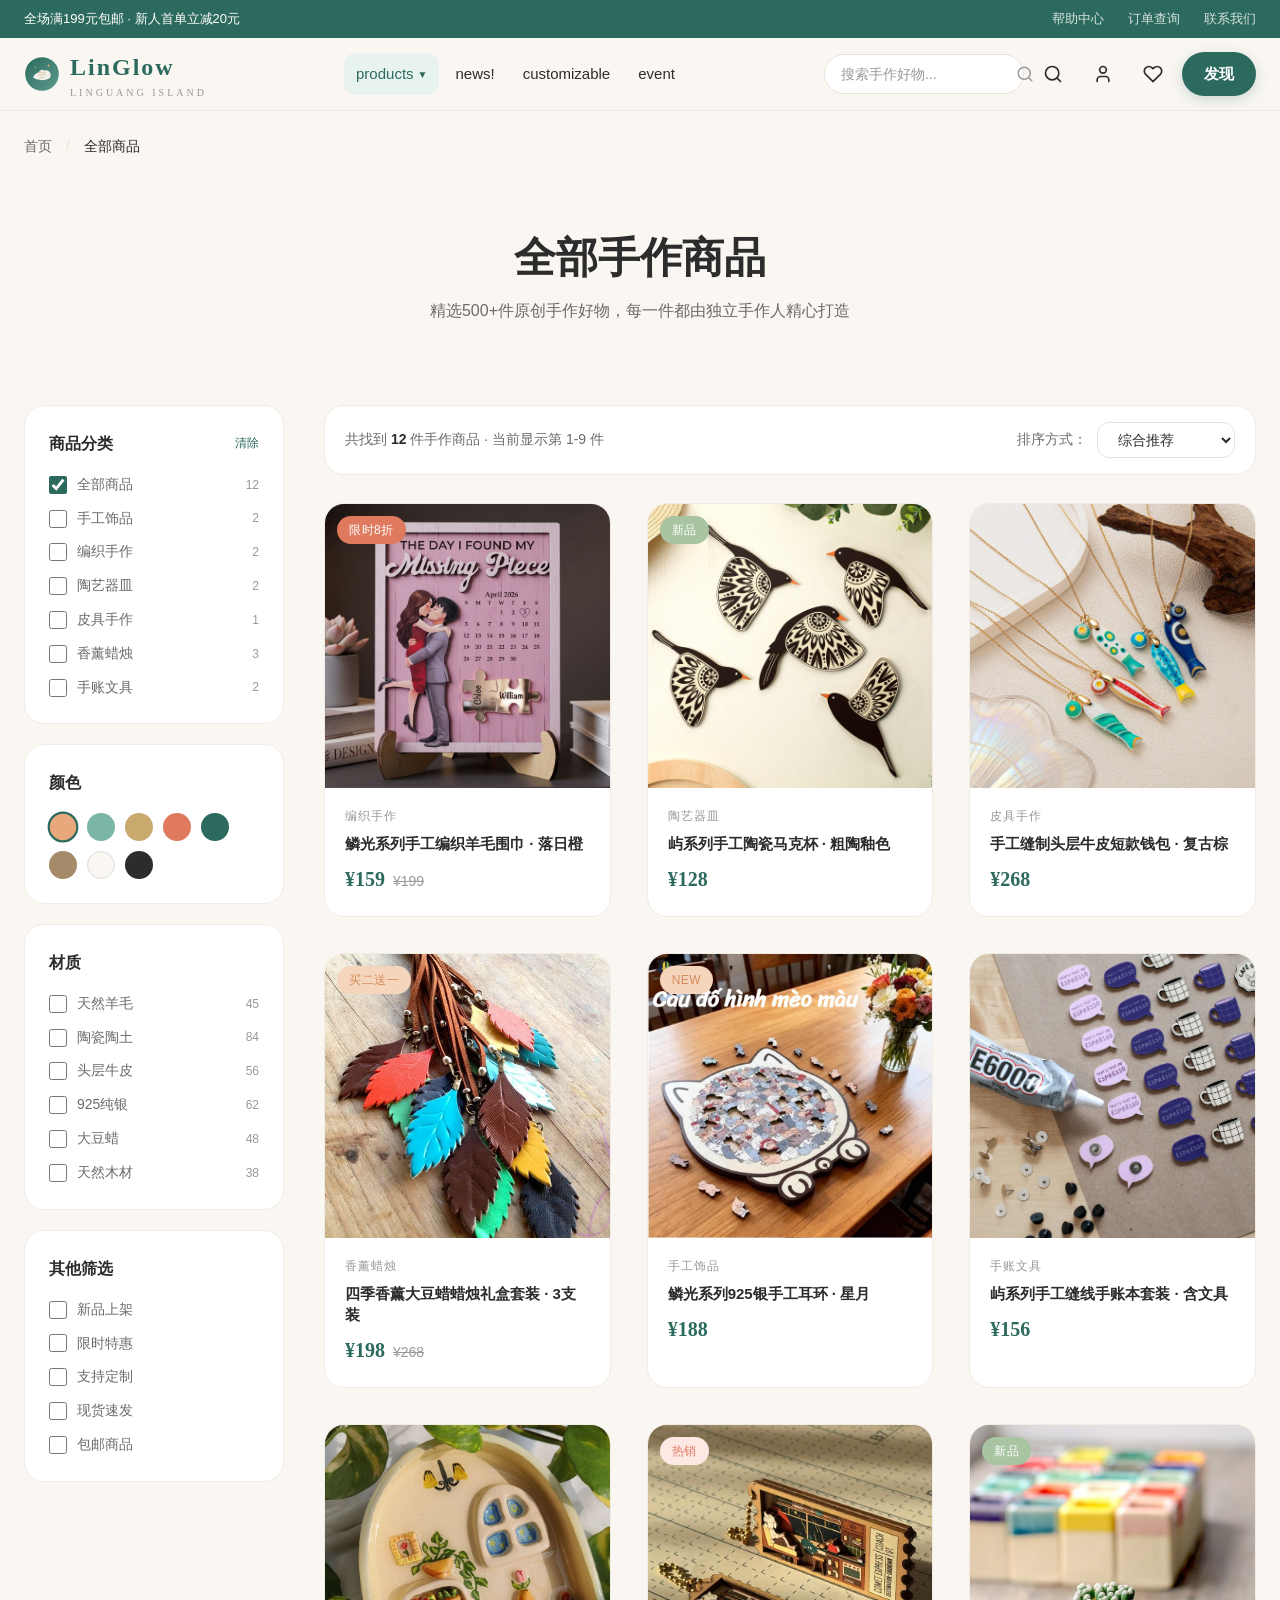
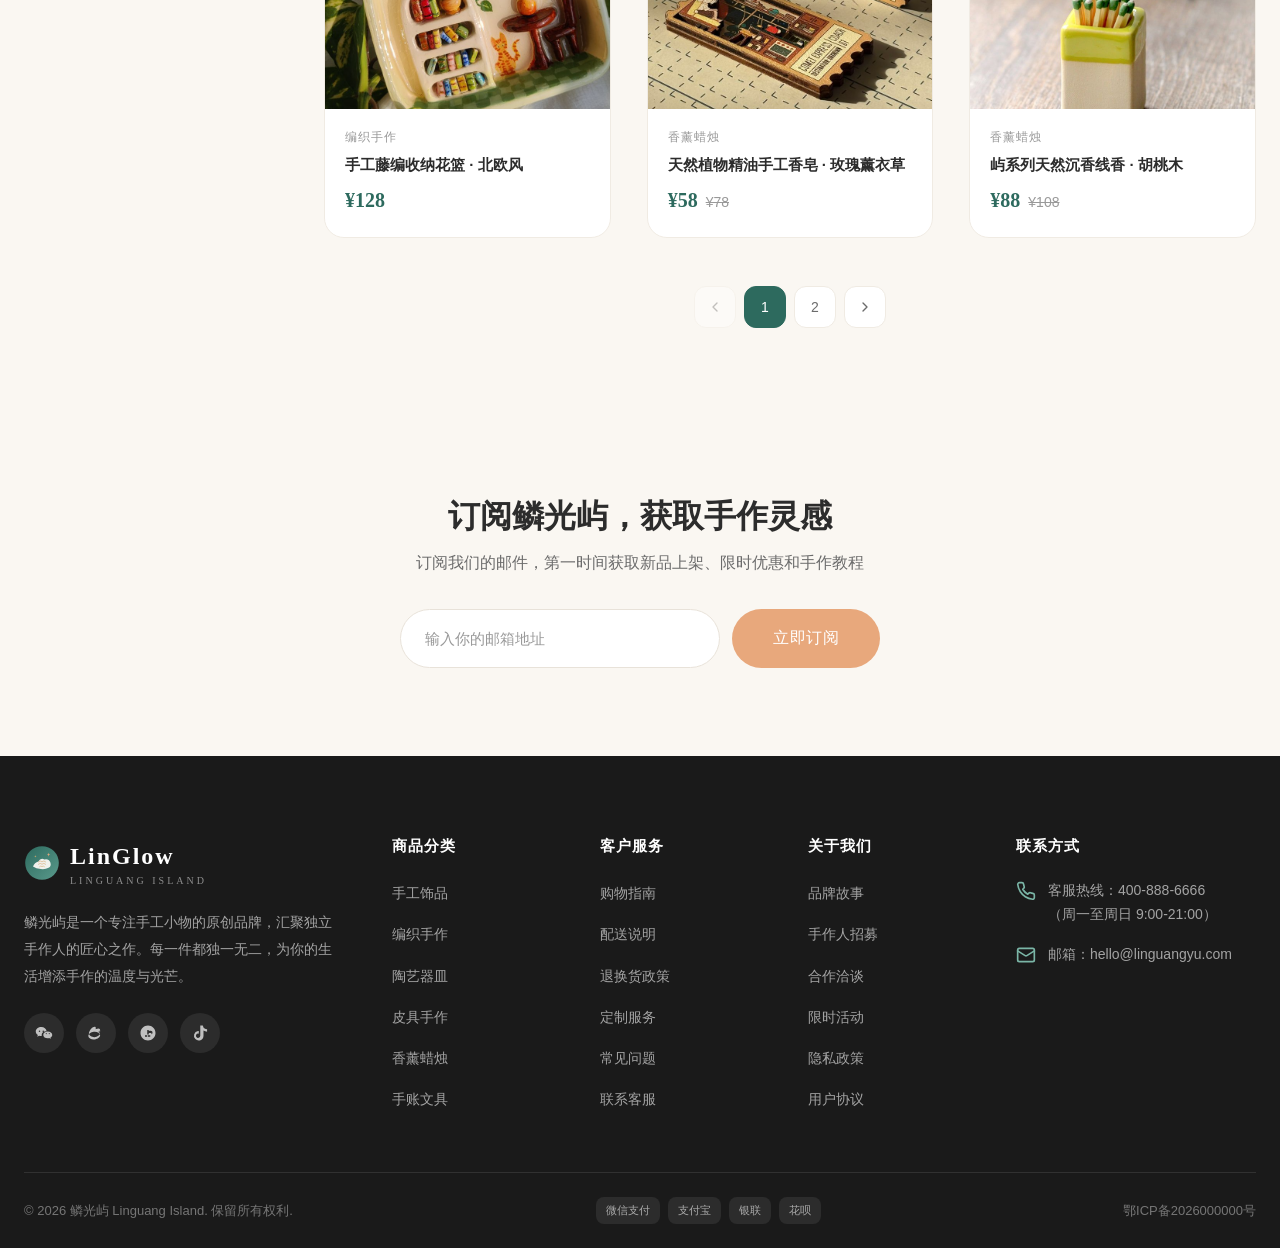
<file: products.html>
<!DOCTYPE html>
<html lang="zh-CN">
<head>
  <meta charset="UTF-8">
  <meta name="viewport" content="width=device-width, initial-scale=1.0">
  <title>products</title>
  <meta name="description" content="鳞光屿全部手作商品，包括手工饰品、编织、陶艺、皮具、香薰蜡烛、手账文具等，筛选找到属于你的手作好物。">
  <link rel="stylesheet" href="css/style.css">
  <link rel="icon" type="image/svg+xml" href="images/logo.svg">
</head>
<body>

  <!-- Top Bar -->
  <div class="top-bar">
    <div class="container">
      <span>全场满199元包邮 · 新人首单立减20元</span>
      <div class="top-bar-links">
        <a href="#">帮助中心</a>
        <a href="#">订单查询</a>
        <a href="#">联系我们</a>
      </div>
    </div>
  </div>

  <!-- Header -->
  <header class="header">
    <div class="container">
      <div class="header-inner">
        <a href="index.html" class="logo">
          <img src="images/logo.svg" alt="LinGlow" style="width:36px;height:36px;">
          <div>LinGlow<span class="logo-sub">LINGUANG ISLAND</span></div>
        </a>
        <nav class="main-nav">
          <div class="nav-item">
            <a href="products.html" class="nav-link active">products<span class="arrow">▼</span></a>
            <div class="dropdown">
              <div class="dropdown-grid">
                <a href="products.html?cat=jewelry" class="dropdown-item"><div class="dropdown-item-icon">💍</div><div class="dropdown-item-title">手工饰品</div><div class="dropdown-item-desc">耳环/项链/手链</div></a>
                <a href="products.html?cat=knit" class="dropdown-item"><div class="dropdown-item-icon">🧶</div><div class="dropdown-item-title">编织制作</div><div class="dropdown-item-desc">围巾/帽子/玩偶</div></a>
                <a href="products.html?cat=ceramic" class="dropdown-item"><div class="dropdown-item-icon">🏺</div><div class="dropdown-item-title">陶艺器皿</div><div class="dropdown-item-desc">杯子/花瓶/餐具</div></a>
                <a href="products.html?cat=leather" class="dropdown-item"><div class="dropdown-item-icon">👜</div><div class="dropdown-item-title">皮具制作</div><div class="dropdown-item-desc">钱包/卡包/皮带</div></a>
                <a href="products.html?cat=candle" class="dropdown-item"><div class="dropdown-item-icon">🕯️</div><div class="dropdown-item-title">香薰蜡烛</div><div class="dropdown-item-desc">香薰/礼盒/套装</div></a>
                <a href="products.html?cat=stationery" class="dropdown-item"><div class="dropdown-item-icon">📔</div><div class="dropdown-item-title">手账文具</div><div class="dropdown-item-desc">笔记本/书签/胶带</div></a>
              </div>
              <div class="dropdown-featured">
                <span class="dropdown-featured-text">本周精选：<strong>手工编织围巾系列</strong> 限时8折</span>
                <a href="products.html" class="btn btn-sm btn-primary">立即选购</a>
              </div>
            </div>
          </div>
          <div class="nav-item"><a href="products.html?sort=new" class="nav-link">news!</a></div>
          <div class="nav-item"><a href="custom.html" class="nav-link">customizable</a></div>
          <div class="nav-item"><a href="event.html" class="nav-link">event</a></div>
        </nav>
        <div class="header-actions">
          <div class="search-bar">
            <input type="text" placeholder="搜索手作好物...">
            <button type="button" aria-label="搜索"><svg width="18" height="18" viewBox="0 0 24 24" fill="none" stroke="currentColor" stroke-width="2" stroke-linecap="round" stroke-linejoin="round"><circle cx="11" cy="11" r="8"/><path d="m21 21-4.35-4.35"/></svg></button>
          </div>
          <button class="action-btn" aria-label="站内搜索" data-search-open><svg width="18" height="18" viewBox="0 0 24 24" fill="none" stroke="currentColor" stroke-width="2" stroke-linecap="round" stroke-linejoin="round"><circle cx="11" cy="11" r="8"/><path d="m21 21-4.35-4.35"/></svg></button>
          <button class="action-btn" aria-label="我的账户"><svg viewBox="0 0 24 24" fill="none" stroke="currentColor" stroke-width="2" stroke-linecap="round" stroke-linejoin="round"><path d="M19 21v-2a4 4 0 0 0-4-4H9a4 4 0 0 0-4 4v2"/><circle cx="12" cy="7" r="4"/></svg></button>
          <button class="action-btn" aria-label="收藏"><svg viewBox="0 0 24 24" fill="none" stroke="currentColor" stroke-width="2" stroke-linecap="round" stroke-linejoin="round"><path d="M20.84 4.61a5.5 5.5 0 0 0-7.78 0L12 5.67l-1.06-1.06a5.5 5.5 0 0 0-7.78 7.78l1.06 1.06L12 21.23l7.78-7.78 1.06-1.06a5.5 5.5 0 0 0 0-7.78z"/></svg></button>
          <a href="products.html" class="nav-discover-btn" style="display:inline-flex;align-items:center;font-size:15px;">发现</a>
          <button class="action-btn mobile-menu-btn" aria-label="菜单"><svg viewBox="0 0 24 24" fill="none" stroke="currentColor" stroke-width="2" stroke-linecap="round" stroke-linejoin="round"><line x1="4" x2="20" y1="12" y2="12"/><line x1="4" x2="20" y1="6" y2="6"/><line x1="4" x2="20" y1="18" y2="18"/></svg></button>
          <a href="products.html" class="mobile-header-link">products</a>
          <a href="event.html" class="mobile-header-link">活动</a>
        </div>
      </div>
    </div>
  </header>

  <!-- Mobile Menu -->
  <div class="mobile-menu-overlay"></div>
  <div class="mobile-menu">
    <div class="mobile-menu-header">
      <span class="logo" style="font-size:20px;">LinGlow</span>
      <button class="mobile-menu-close" aria-label="关闭"><svg width="20" height="20" viewBox="0 0 24 24" fill="none" stroke="currentColor" stroke-width="2" stroke-linecap="round" stroke-linejoin="round"><path d="M18 6 6 18"/><path d="m6 6 12 12"/></svg></button>
    </div>
    <nav class="mobile-nav-list">
      <a href="products.html" class="mobile-nav-link active">products</a>
      <a href="products.html?sort=new" class="mobile-nav-link">news!</a>
      <a href="custom.html" class="mobile-nav-link">customizable</a>
      <a href="event.html" class="mobile-nav-link">event</a>
    </nav>
  </div>

  <!-- Breadcrumb -->
  <div class="container">
    <div class="breadcrumb">
      <a href="index.html">首页</a>
      <span class="breadcrumb-sep">/</span>
      <span class="breadcrumb-current">全部商品</span>
    </div>
  </div>

  <!-- Page Header -->
  <div class="page-header">
    <div class="container">
      <h1 class="page-header-title">全部手作商品</h1>
      <p class="page-header-desc">精选500+件原创手作好物，每一件都由独立手作人精心打造</p>
    </div>
  </div>

  <!-- Products Layout -->
  <div class="container">
    <div class="products-layout">
      <!-- Filter Sidebar -->
      <aside class="filter-sidebar">
        <div class="filter-section">
          <div class="filter-title">商品分类 <span class="filter-clear">清除</span></div>
          <div class="filter-list">
            <label class="filter-item"><input type="checkbox" data-category="all" checked> 全部商品 <span class="filter-item-count">12</span></label>
            <label class="filter-item"><input type="checkbox" data-category="jewelry"> 手工饰品 <span class="filter-item-count">2</span></label>
            <label class="filter-item"><input type="checkbox" data-category="knit"> 编织手作 <span class="filter-item-count">2</span></label>
            <label class="filter-item"><input type="checkbox" data-category="ceramic"> 陶艺器皿 <span class="filter-item-count">2</span></label>
            <label class="filter-item"><input type="checkbox" data-category="leather"> 皮具手作 <span class="filter-item-count">1</span></label>
            <label class="filter-item"><input type="checkbox" data-category="candle"> 香薰蜡烛 <span class="filter-item-count">3</span></label>
            <label class="filter-item"><input type="checkbox" data-category="stationery"> 手账文具 <span class="filter-item-count">2</span></label>
          </div>
        </div>


        <div class="filter-section">
          <div class="filter-title">颜色</div>
          <div class="color-swatches">
            <div class="color-swatch active" style="background:#E8A87C;" title="暖橙色"></div>
            <div class="color-swatch" style="background:#7AB5A6;" title="薄荷绿"></div>
            <div class="color-swatch" style="background:#C9A96E;" title="金色"></div>
            <div class="color-swatch" style="background:#E07A5F;" title="珊瑚红"></div>
            <div class="color-swatch" style="background:#2D6A5E;" title="深墨绿"></div>
            <div class="color-swatch" style="background:#A68B6B;" title="棕色"></div>
            <div class="color-swatch" style="background:#FAF7F2;border:1px solid #ddd;" title="米白色"></div>
            <div class="color-swatch" style="background:#2C2C2C;" title="黑色"></div>
          </div>
        </div>

        <div class="filter-section">
          <div class="filter-title">材质</div>
          <div class="filter-list">
            <label class="filter-item"><input type="checkbox"> 天然羊毛 <span class="filter-item-count">45</span></label>
            <label class="filter-item"><input type="checkbox"> 陶瓷陶土 <span class="filter-item-count">84</span></label>
            <label class="filter-item"><input type="checkbox"> 头层牛皮 <span class="filter-item-count">56</span></label>
            <label class="filter-item"><input type="checkbox"> 925纯银 <span class="filter-item-count">62</span></label>
            <label class="filter-item"><input type="checkbox"> 大豆蜡 <span class="filter-item-count">48</span></label>
            <label class="filter-item"><input type="checkbox"> 天然木材 <span class="filter-item-count">38</span></label>
          </div>
        </div>

        <div class="filter-section">
          <div class="filter-title">其他筛选</div>
          <div class="filter-list">
            <label class="filter-item"><input type="checkbox"> 新品上架</label>
            <label class="filter-item"><input type="checkbox"> 限时特惠</label>
            <label class="filter-item"><input type="checkbox"> 支持定制</label>
            <label class="filter-item"><input type="checkbox"> 现货速发</label>
            <label class="filter-item"><input type="checkbox"> 包邮商品</label>
          </div>
        </div>
      </aside>

      <!-- Products Main -->
      <div class="products-main">
          <!-- Mobile Filter Bar (mobile only) -->
          <div class="mobile-filter-bar"></div>
        <!-- Toolbar -->
        <div class="products-toolbar">
          <div class="products-count" data-results-info>共找到 <strong>12</strong> 件手作商品</div>
          <div class="products-sort">
            <label>排序方式：</label>
            <select class="sort-select" data-sort>
              <option value="default">综合推荐</option>
              <option value="new">新品优先</option>
              <option value="sales">销量优先</option>
              <option value="price-asc">价格从低到高</option>
              <option value="price-desc">价格从高到低</option>
              <option value="rating">评分最高</option>
            </select>
          </div>
        </div>

        <!-- Product Grid（由 JS 渲染） -->
        <div class="product-grid" data-product-grid>
          <!-- 由 JS 渲染 -->
        </div>

        <!-- Pagination（由 JS 渲染） -->
        <div class="pagination" data-pagination>
          <!-- 由 JS 渲染 -->
        </div>
      </div>
    </div>
  </div>

  <!-- Newsletter -->
  <section class="section">
    <div class="container">
      <div class="newsletter">
        <h2 class="newsletter-title">订阅鳞光屿，获取手作灵感</h2>
        <p class="newsletter-desc">订阅我们的邮件，第一时间获取新品上架、限时优惠和手作教程</p>
        <form class="newsletter-form" onsubmit="return false;">
          <input type="email" class="newsletter-input" placeholder="输入你的邮箱地址">
          <button type="submit" class="btn btn-accent btn-lg">立即订阅</button>
        </form>
      </div>
    </div>
  </section>

  <!-- Footer -->
  <footer class="footer">
    <div class="container">
      <div class="footer-top">
        <div class="footer-brand">
          <div class="logo" style="color:#fff;margin-bottom:20px;">
            <img src="images/logo.svg" alt="LinGlow" style="width:36px;height:36px;">
            <div>LinGlow<span class="logo-sub" style="color:rgba(255,255,255,0.5);">LINGUANG ISLAND</span></div>
          </div>
          <p class="footer-brand-desc">鳞光屿是一个专注手工小物的原创品牌，汇聚独立手作人的匠心之作。每一件都独一无二，为你的生活增添手作的温度与光芒。</p>
          <div class="footer-social">
            <a href="#" aria-label="微信"><svg width="18" height="18" viewBox="0 0 24 24" fill="currentColor"><path d="M8.5 4C4.36 4 1 6.69 1 10c0 1.89 1.08 3.56 2.78 4.66L3 17l2.5-1.32c.93.26 1.93.4 2.97.4.2 0 .4-.01.6-.02-.13-.43-.2-.88-.2-1.35 0-2.76 2.69-5 6-5 .22 0 .43.01.64.03C15.05 6.47 12.06 4 8.5 4zM6 8.5c.55 0 1 .45 1 1s-.45 1-1 1-1-.45-1-1 .45-1 1-1zm5 0c.55 0 1 .45 1 1s-.45 1-1 1-1-.45-1-1 .45-1 1-1z"/><path d="M23 14.5c0-2.49-2.69-4.5-6-4.5s-6 2.01-6 4.5 2.69 4.5 6 4.5c.69 0 1.35-.09 1.97-.27L21 20l-.55-1.83C21.95 17.24 23 15.97 23 14.5zm-8-1c-.41 0-.75-.34-.75-.75s.34-.75.75-.75.75.34.75.75-.34.75-.75.75zm4 0c-.41 0-.75-.34-.75-.75s.34-.75.75-.75.75.34.75.75-.34.75-.75.75z"/></svg></a>
            <a href="#" aria-label="微博"><svg width="18" height="18" viewBox="0 0 24 24" fill="currentColor"><path d="M10.1 20.5c-4.3.4-8-1.5-8.3-4.3-.2-2.8 3.1-5.4 7.4-5.8 4.3-.4 8 1.5 8.3 4.3.2 2.8-3.1 5.4-7.4 5.8zm7.5-10.7c-.4-.1-.7-.2-.5-.7.4-1 .4-1.8 0-2.3-.7-.9-2.7-.9-5 0 0 0-.7.3-.5-.3.3-1 .2-1.9-.3-2.4-1-1-3.8.1-6.1 2.4C3.5 8.8 2.5 10.7 2.5 12.4c0 3.2 4 5.1 7.1 5.1 4.5 0 7.6-2.6 7.6-4.7 0-1.3-1.1-2-2.1-2.3.1 0 .1-.1.2-.1 1.7-.3 2.9-1.6 2.3-3z"/></svg></a>
            <a href="#" aria-label="小红书"><svg width="18" height="18" viewBox="0 0 24 24" fill="currentColor"><path d="M12 2C6.48 2 2 6.48 2 12s4.48 10 10 10 10-4.48 10-10S17.52 2 12 2zm-1 15H8v-2h3v2zm4 0h-3v-2h3v2zm1.5-5.5c-.5.5-1.5.5-2 .5-.5 0-1 0-1.5-.5V14h-2V8h2v1.5c.5-.5 1.5-.5 2.5-.5 1.5 0 2.5 1 2.5 2.5 0 1-.5 1.5-1.5 2z"/></svg></a>
            <a href="#" aria-label="抖音"><svg width="18" height="18" viewBox="0 0 24 24" fill="currentColor"><path d="M19.59 6.69a4.83 4.83 0 0 1-3.77-4.25V2h-3.45v13.67a2.89 2.89 0 0 1-5.2 1.74 2.89 2.89 0 0 1 2.31-4.64 2.93 2.93 0 0 1 .88.13V9.4a6.84 6.84 0 0 0-1-.05A6.33 6.33 0 0 0 5.8 20.1a6.34 6.34 0 0 0 10.86-4.43v-7a8.16 8.16 0 0 0 4.77 1.52v-3.4a4.85 4.85 0 0 1-1.84-.1z"/></svg></a>
          </div>
        </div>
        <div><h4 class="footer-col-title">商品分类</h4><ul class="footer-links"><li><a href="products.html?cat=jewelry">手工饰品</a></li><li><a href="products.html?cat=knit">编织手作</a></li><li><a href="products.html?cat=ceramic">陶艺器皿</a></li><li><a href="products.html?cat=leather">皮具手作</a></li><li><a href="products.html?cat=candle">香薰蜡烛</a></li><li><a href="products.html?cat=stationery">手账文具</a></li></ul></div>
        <div><h4 class="footer-col-title">客户服务</h4><ul class="footer-links"><li><a href="#">购物指南</a></li><li><a href="#">配送说明</a></li><li><a href="#">退换货政策</a></li><li><a href="#">定制服务</a></li><li><a href="#">常见问题</a></li><li><a href="#">联系客服</a></li></ul></div>
        <div><h4 class="footer-col-title">关于我们</h4><ul class="footer-links"><li><a href="index.html#brand-story">品牌故事</a></li><li><a href="#">手作人招募</a></li><li><a href="#">合作洽谈</a></li><li><a href="event.html">限时活动</a></li><li><a href="#">隐私政策</a></li><li><a href="#">用户协议</a></li></ul></div>
        <div><h4 class="footer-col-title">联系方式</h4><div class="footer-contact-item"><svg class="footer-contact-icon" viewBox="0 0 24 24" fill="none" stroke="currentColor" stroke-width="2" stroke-linecap="round" stroke-linejoin="round"><path d="M22 16.92v3a2 2 0 0 1-2.18 2 19.79 19.79 0 0 1-8.63-3.07 19.5 19.5 0 0 1-6-6 19.79 19.79 0 0 1-3.07-8.67A2 2 0 0 1 4.11 2h3a2 2 0 0 1 2 1.72 12.84 12.84 0 0 0 .7 2.81 2 2 0 0 1-.45 2.11L8.09 9.91a16 16 0 0 0 6 6l1.27-1.27a2 2 0 0 1 2.11-.45 12.84 12.84 0 0 0 2.81.7A2 2 0 0 1 22 16.92z"/></svg><span>客服热线：400-888-6666<br>（周一至周日 9:00-21:00）</span></div><div class="footer-contact-item"><svg class="footer-contact-icon" viewBox="0 0 24 24" fill="none" stroke="currentColor" stroke-width="2" stroke-linecap="round" stroke-linejoin="round"><rect width="20" height="16" x="2" y="4" rx="2"/><path d="m22 7-8.97 5.7a1.94 1.94 0 0 1-2.06 0L2 7"/></svg><span>邮箱：hello@linguangyu.com</span></div></div>
      </div>
      <div class="footer-bottom"><div>© 2026 鳞光屿 Linguang Island. 保留所有权利.</div><div class="footer-payment"><span>微信支付</span><span>支付宝</span><span>银联</span><span>花呗</span></div><div>鄂ICP备2026000000号</div></div>
    </div>
  </footer>

  <!-- 搜索浮层 -->
  <div class="search-overlay">
    <div class="search-panel">
      <div class="search-input-wrap">
        <svg viewBox="0 0 24 24" fill="none" stroke="currentColor" stroke-width="2" stroke-linecap="round" stroke-linejoin="round"><circle cx="11" cy="11" r="8"/><path d="m21 21-4.35-4.35"/></svg>
        <input type="text" class="search-input" placeholder="搜索手作好物、分类或材质..." autocomplete="off">
        <button class="search-close" aria-label="关闭">
          <svg width="20" height="20" viewBox="0 0 24 24" fill="none" stroke="currentColor" stroke-width="2" stroke-linecap="round" stroke-linejoin="round"><path d="M18 6 6 18"/><path d="m6 6 12 12"/></svg>
        </button>
      </div>
      <div class="search-results">
        <div class="search-empty"><p>输入关键词搜索商品，例如「围巾」「陶艺」「蜡烛」</p></div>
      </div>
      <div class="search-hint">按 <kbd>ESC</kbd> 关闭 · 按 <kbd>Ctrl</kbd> + <kbd>K</kbd> 快速搜索</div>
    </div>
  </div>

  <button class="back-to-top" aria-label="返回顶部"><svg width="20" height="20" viewBox="0 0 24 24" fill="none" stroke="currentColor" stroke-width="2" stroke-linecap="round" stroke-linejoin="round"><path d="m18 15-6-6-6 6"/></svg></button>
  <script src="js/data.js"></script>
  <script src="js/main.js"></script>
  <script src="js/mobile-products.js"></script>
</body>
</html>
</file>
<file: css/style.css>
/* ============================================
   鳞光屿 Linguang Island - 主样式表
   ins风手工小物品牌网站
   ============================================ */

/* ---------- CSS Variables ---------- */
:root {
  --bg-cream: #FAF7F2;
  --bg-white: #FFFFFF;
  --bg-soft: #F3EEE6;
  --primary: #2D6A5E;
  --primary-dark: #1F4D44;
  --primary-light: #7AB5A6;
  --primary-bg: #E8F2EF;
  --accent: #E8A87C;
  --accent-dark: #D48B5C;
  --accent-light: #F5D5BC;
  --gold: #C9A96E;
  --gold-light: #E8D5A8;
  --coral: #E07A5F;
  --sage: #A8C4A0;
  --text-dark: #2C2C2C;
  --text-medium: #6B6B6B;
  --text-light: #999999;
  --text-white: #FFFFFF;
  --border: #E8E2D9;
  --border-light: #F0EBE3;
  --shadow-sm: 0 2px 8px rgba(44, 44, 44, 0.06);
  --shadow-md: 0 4px 20px rgba(44, 44, 44, 0.08);
  --shadow-lg: 0 8px 40px rgba(44, 44, 44, 0.12);
  --shadow-hover: 0 12px 48px rgba(44, 44, 44, 0.15);
  --radius-sm: 8px;
  --radius-md: 12px;
  --radius-lg: 20px;
  --radius-xl: 28px;
  --radius-full: 9999px;
  --font-serif: 'Noto Serif SC', 'Songti SC', Georgia, serif;
  --font-sans: 'Noto Sans SC', 'PingFang SC', 'Microsoft YaHei', -apple-system, sans-serif;
  --transition: all 0.3s cubic-bezier(0.4, 0, 0.2, 1);
  --transition-slow: all 0.5s cubic-bezier(0.4, 0, 0.2, 1);
}

/* ---------- Reset & Base ---------- */
*, *::before, *::after {
  margin: 0;
  padding: 0;
  box-sizing: border-box;
}

html {
  scroll-behavior: smooth;
  font-size: 16px;
}

body {
  font-family: var(--font-sans);
  background-color: var(--bg-cream);
  color: var(--text-dark);
  line-height: 1.7;
  -webkit-font-smoothing: antialiased;
  -moz-osx-font-smoothing: grayscale;
  overflow-x: hidden;
}

img {
  max-width: 100%;
  height: auto;
  display: block;
}

a {
  text-decoration: none;
  color: inherit;
  transition: var(--transition);
}

a:hover {
  color: var(--primary);
}

ul, ol {
  list-style: none;
}

button {
  font-family: inherit;
  cursor: pointer;
  border: none;
  background: none;
  transition: var(--transition);
}

input, select, textarea {
  font-family: inherit;
  font-size: inherit;
  outline: none;
}

h1, h2, h3, h4, h5, h6 {
  font-family: var(--font-serif);
  font-weight: 600;
  line-height: 1.3;
  color: var(--text-dark);
}

/* ---------- Utility Classes ---------- */
.container {
  max-width: 1280px;
  margin: 0 auto;
  padding: 0 24px;
}

.container-narrow {
  max-width: 960px;
  margin: 0 auto;
  padding: 0 24px;
}

.section {
  padding: 80px 0;
}

.section-lg {
  padding: 120px 0;
}

.section-sm {
  padding: 48px 0;
}

.text-center {
  text-align: center;
}

.text-serif {
  font-family: var(--font-serif);
}

.text-primary {
  color: var(--primary);
}

.text-accent {
  color: var(--accent);
}

.text-medium {
  color: var(--text-medium);
}

.text-light {
  color: var(--text-light);
}

.bg-white {
  background-color: var(--bg-white);
}

.bg-cream {
  background-color: var(--bg-cream);
}

.bg-soft {
  background-color: var(--bg-soft);
}

.bg-primary-bg {
  background-color: #FFFFFF;
}

.bg-primary {
  background-color: var(--primary);
}

.flex {
  display: flex;
}

.flex-col {
  flex-direction: column;
}

.items-center {
  align-items: center;
}

.justify-center {
  justify-content: center;
}

.justify-between {
  justify-content: space-between;
}

.flex-wrap {
  flex-wrap: wrap;
}

.gap-2 { gap: 8px; }
.gap-3 { gap: 12px; }
.gap-4 { gap: 16px; }
.gap-6 { gap: 24px; }
.gap-8 { gap: 32px; }

.grid {
  display: grid;
}

.grid-2 {
  grid-template-columns: repeat(2, 1fr);
}

.grid-3 {
  grid-template-columns: repeat(3, 1fr);
}

.grid-4 {
  grid-template-columns: repeat(4, 1fr);
}

/* ---------- Buttons ---------- */
.btn {
  display: inline-flex;
  align-items: center;
  justify-content: center;
  gap: 8px;
  padding: 14px 32px;
  border-radius: var(--radius-full);
  font-size: 15px;
  font-weight: 500;
  letter-spacing: 0.5px;
  transition: var(--transition);
  white-space: nowrap;
  border: 1.5px solid transparent;
}

.btn-primary {
  background-color: var(--primary);
  color: var(--text-white);
}

.btn-primary:hover {
  background-color: var(--primary-dark);
  color: var(--text-white);
  transform: translateY(-2px);
  box-shadow: var(--shadow-md);
}

.btn-accent {
  background-color: var(--accent);
  color: var(--text-white);
}

.btn-accent:hover {
  background-color: var(--accent-dark);
  color: var(--text-white);
  transform: translateY(-2px);
}

.btn-outline {
  background-color: transparent;
  color: var(--primary);
  border-color: var(--primary);
}

.btn-outline:hover {
  background-color: var(--primary);
  color: var(--text-white);
}

.btn-outline-light {
  background-color: transparent;
  color: var(--text-white);
  border-color: rgba(255, 255, 255, 0.6);
}

.btn-outline-light:hover {
  background-color: var(--text-white);
  color: var(--primary);
  border-color: var(--text-white);
}

.btn-ghost {
  background-color: transparent;
  color: var(--text-dark);
}

.btn-ghost:hover {
  background-color: var(--bg-soft);
}

.btn-lg {
  padding: 18px 40px;
  font-size: 16px;
}

.btn-sm {
  padding: 10px 20px;
  font-size: 13px;
}

.btn-block {
  width: 100%;
}

/* ---------- Badges / Tags ---------- */
.badge {
  display: inline-flex;
  align-items: center;
  padding: 4px 12px;
  border-radius: var(--radius-full);
  font-size: 12px;
  font-weight: 500;
  letter-spacing: 0.5px;
}

.badge-primary {
  background-color: var(--primary-bg);
  color: var(--primary);
}

.badge-accent {
  background-color: var(--accent-light);
  color: var(--accent-dark);
}

.badge-gold {
  background-color: var(--gold-light);
  color: #8B7355;
}

.badge-coral {
  background-color: #FDE8E3;
  color: var(--coral);
}

.badge-new {
  background-color: var(--sage);
  color: var(--text-white);
}

.badge-sale {
  background-color: var(--coral);
  color: var(--text-white);
}

/* ---------- Section Headers ---------- */
.section-header {
  text-align: center;
  margin-bottom: 56px;
}

.section-tag {
  display: inline-flex;
  align-items: center;
  gap: 6px;
  padding: 6px 16px;
  background-color: var(--primary-bg);
  color: var(--primary);
  border-radius: var(--radius-full);
  font-size: 13px;
  font-weight: 500;
  letter-spacing: 1px;
  margin-bottom: 20px;
}

.section-title {
  font-size: 36px;
  margin-bottom: 16px;
  letter-spacing: -0.5px;
}

.section-title .highlight {
  color: var(--primary);
  font-style: italic;
}

.section-subtitle {
  font-size: 16px;
  color: var(--text-medium);
  max-width: 560px;
  margin: 0 auto;
  line-height: 1.8;
}

/* ---------- Header / Navigation ---------- */
.top-bar {
  background-color: var(--primary);
  color: var(--text-white);
  padding: 8px 0;
  font-size: 13px;
}

.top-bar .container {
  display: flex;
  justify-content: space-between;
  align-items: center;
}

.top-bar-links {
  display: flex;
  gap: 24px;
}

.top-bar-links a {
  color: rgba(255, 255, 255, 0.8);
}

.top-bar-links a:hover {
  color: var(--text-white);
}

.header {
  position: sticky;
  top: 0;
  z-index: 1000;
  background-color: rgba(250, 247, 242, 0.95);
  backdrop-filter: blur(12px);
  -webkit-backdrop-filter: blur(12px);
  border-bottom: 1px solid var(--border-light);
  transition: var(--transition);
}

.header.scrolled {
  box-shadow: var(--shadow-sm);
}

.header-inner {
  display: flex;
  align-items: center;
  justify-content: space-between;
  height: 72px;
}

.logo {
  display: flex;
  align-items: center;
  gap: 10px;
  font-family: var(--font-serif);
  font-size: 24px;
  font-weight: 700;
  color: var(--primary);
  letter-spacing: 2px;
}

.logo-icon {
  width: 36px;
  height: 36px;
  display: flex;
  align-items: center;
  justify-content: center;
}

.logo-sub {
  font-size: 10px;
  font-weight: 400;
  letter-spacing: 3px;
  color: var(--text-light);
  display: block;
  margin-top: -4px;
}

.main-nav {
  display: flex;
  align-items: center;
  gap: 4px;
}

.nav-item {
  position: relative;
}

.nav-link {
  display: flex;
  align-items: center;
  gap: 4px;
  padding: 8px 12px;
  font-size: 15px;
  font-weight: 500;
  color: var(--text-dark);
  border-radius: var(--radius-md);
  transition: var(--transition);
}

.nav-link:hover,
.nav-link.active {
  color: var(--primary);
  background-color: var(--primary-bg);
}

.nav-link .arrow {
  font-size: 10px;
  transition: transform 0.3s;
}

.nav-item:hover .nav-link .arrow {
  transform: rotate(180deg);
}

/* Dropdown Menu */
.dropdown {
  position: absolute;
  top: 100%;
  left: 50%;
  transform: translateX(-50%) translateY(10px);
  min-width: 560px;
  background-color: var(--bg-white);
  border-radius: var(--radius-lg);
  box-shadow: var(--shadow-lg);
  padding: 24px;
  opacity: 0;
  visibility: hidden;
  transition: all 0.3s cubic-bezier(0.4, 0, 0.2, 1);
  z-index: 100;
  border: 1px solid var(--border-light);
}

.nav-item:hover .dropdown {
  opacity: 1;
  visibility: visible;
  transform: translateX(-50%) translateY(0);
}

.dropdown-grid {
  display: grid;
  grid-template-columns: repeat(3, 1fr);
  gap: 8px;
}

.dropdown-item {
  display: flex;
  flex-direction: column;
  gap: 4px;
  padding: 12px;
  border-radius: var(--radius-md);
  transition: var(--transition);
}

.dropdown-item:hover {
  background-color: var(--bg-soft);
}

.dropdown-item-icon {
  width: 36px;
  height: 36px;
  border-radius: var(--radius-md);
  background-color: var(--primary-bg);
  display: flex;
  align-items: center;
  justify-content: center;
  margin-bottom: 4px;
  font-size: 18px;
}

.dropdown-item-title {
  font-size: 14px;
  font-weight: 600;
  color: var(--text-dark);
}

.dropdown-item-desc {
  font-size: 12px;
  color: var(--text-light);
}

.dropdown-featured {
  margin-top: 20px;
  padding-top: 20px;
  border-top: 1px solid var(--border-light);
  display: flex;
  align-items: center;
  justify-content: space-between;
}

.dropdown-featured-text {
  font-size: 14px;
  color: var(--text-medium);
}

.dropdown-featured-text strong {
  color: var(--primary);
}

/* Header Actions */
.header-actions {
  display: flex;
  align-items: center;
  gap: 8px;
}

.action-btn {
  width: 42px;
  height: 42px;
  display: flex;
  align-items: center;
  justify-content: center;
  border-radius: var(--radius-full);
  color: var(--text-dark);
  transition: var(--transition);
  position: relative;
}

.action-btn:hover {
  background-color: var(--bg-soft);
  color: var(--primary);
}

.action-btn svg {
  width: 20px;
  height: 20px;
}

.cart-badge {
  position: absolute;
  top: 4px;
  right: 4px;
  width: 18px;
  height: 18px;
  background-color: var(--coral);
  color: var(--text-white);
  font-size: 10px;
  font-weight: 600;
  border-radius: var(--radius-full);
  display: flex;
  align-items: center;
  justify-content: center;
}

.search-bar {
  display: flex;
  align-items: center;
  background-color: var(--bg-white);
  border: 1px solid var(--border);
  border-radius: var(--radius-full);
  padding: 0 16px;
  height: 40px;
  width: 200px;
  transition: var(--transition);
}

.search-bar:focus-within {
  border-color: var(--primary);
  box-shadow: 0 0 0 3px rgba(45, 106, 94, 0.1);
}

.search-bar input {
  flex: 1;
  border: none;
  background: transparent;
  font-size: 14px;
  color: var(--text-dark);
}

.search-bar input::placeholder {
  color: var(--text-light);
}

.search-bar button {
  color: var(--text-light);
  display: flex;
}

.mobile-menu-btn {
  display: none;
}

/* ---------- Hero Section ---------- */
.hero {
  position: relative;
  min-height: 600px;
  display: flex;
  align-items: center;
  overflow: hidden;
  background: linear-gradient(135deg, var(--bg-cream) 0%, var(--bg-soft) 50%, #EDE5D8 100%);
}

.hero::before {
  content: '';
  position: absolute;
  top: -50%;
  right: -20%;
  width: 600px;
  height: 600px;
  background: radial-gradient(circle, rgba(45, 106, 94, 0.08) 0%, transparent 70%);
  border-radius: 50%;
}

.hero::after {
  content: '';
  position: absolute;
  bottom: -30%;
  left: -10%;
  width: 400px;
  height: 400px;
  background: radial-gradient(circle, rgba(232, 168, 124, 0.1) 0%, transparent 70%);
  border-radius: 50%;
}

.hero-content {
  position: relative;
  z-index: 2;
  display: grid;
  grid-template-columns: 1fr 1fr;
  gap: 60px;
  align-items: center;
  padding: 80px 0;
}

.hero-text {
  max-width: 520px;
}

.hero-badge {
  display: inline-flex;
  align-items: center;
  gap: 8px;
  padding: 8px 18px;
  background-color: var(--bg-white);
  border: 1px solid var(--border);
  border-radius: var(--radius-full);
  font-size: 13px;
  color: var(--primary);
  font-weight: 500;
  margin-bottom: 24px;
  box-shadow: var(--shadow-sm);
}

.hero-badge .dot {
  width: 8px;
  height: 8px;
  background-color: var(--sage);
  border-radius: 50%;
  animation: pulse 2s infinite;
}

@keyframes pulse {
  0%, 100% { opacity: 1; }
  50% { opacity: 0.4; }
}

.hero-title {
  font-size: 52px;
  line-height: 1.2;
  margin-bottom: 24px;
  letter-spacing: -1px;
}

.hero-title .italic {
  font-style: italic;
  color: var(--primary);
}

.hero-title .accent-text {
  color: var(--accent);
}

.hero-desc {
  font-size: 17px;
  color: var(--text-medium);
  line-height: 1.9;
  margin-bottom: 36px;
}

.hero-actions {
  display: flex;
  gap: 16px;
  margin-bottom: 48px;
}

.hero-stats {
  display: flex;
  gap: 40px;
  padding-top: 32px;
  border-top: 1px solid var(--border);
}

.hero-stat-number {
  font-family: var(--font-serif);
  font-size: 32px;
  font-weight: 700;
  color: var(--primary);
  line-height: 1;
  margin-bottom: 4px;
}

.hero-stat-label {
  font-size: 13px;
  color: var(--text-light);
}

.hero-visual {
  position: relative;
  height: 520px;
}

.hero-image-main {
  position: absolute;
  width: 380px;
  height: 480px;
  border-radius: var(--radius-xl);
  overflow: hidden;
  box-shadow: var(--shadow-lg);
  right: 0;
  top: 20px;
}

.hero-image-sub {
  position: absolute;
  width: 220px;
  height: 280px;
  border-radius: var(--radius-lg);
  overflow: hidden;
  box-shadow: var(--shadow-md);
  left: 0;
  bottom: 0;
  border: 6px solid var(--bg-white);
}

.hero-float-card {
  position: absolute;
  background-color: var(--bg-white);
  border-radius: var(--radius-lg);
  padding: 16px 20px;
  box-shadow: var(--shadow-md);
  display: flex;
  align-items: center;
  gap: 12px;
  z-index: 3;
}

.hero-float-card-1 {
  top: 40px;
  left: 0;
  animation: float 4s ease-in-out infinite;
}

.hero-float-card-2 {
  bottom: 60px;
  right: 20px;
  animation: float 4s ease-in-out infinite 1s;
}

@keyframes float {
  0%, 100% { transform: translateY(0); }
  50% { transform: translateY(-12px); }
}

.hero-float-icon {
  width: 40px;
  height: 40px;
  border-radius: var(--radius-md);
  display: flex;
  align-items: center;
  justify-content: center;
  font-size: 20px;
}

.hero-float-text {
  font-size: 13px;
  font-weight: 600;
  color: var(--text-dark);
}

.hero-float-sub {
  font-size: 11px;
  color: var(--text-light);
}

/* ---------- Category Section ---------- */
.category-grid {
  display: grid;
  grid-template-columns: repeat(6, 1fr);
  gap: 20px;
}

.category-card {
  position: relative;
  aspect-ratio: 3 / 4;
  border-radius: var(--radius-lg);
  overflow: hidden;
  cursor: pointer;
  transition: var(--transition-slow);
}

.category-card:hover {
  transform: translateY(-6px);
  box-shadow: var(--shadow-hover);
}

.category-card-img {
  width: 100%;
  height: 100%;
  object-fit: cover;
  transition: transform 0.6s ease;
}

.category-card:hover .category-card-img {
  transform: scale(1.08);
}

.category-card-overlay {
  position: absolute;
  inset: 0;
  background: linear-gradient(to top, rgba(44, 44, 44, 0.7) 0%, transparent 50%);
  display: flex;
  flex-direction: column;
  justify-content: flex-end;
  padding: 20px;
}

.category-card-name {
  font-family: var(--font-serif);
  font-size: 18px;
  font-weight: 600;
  color: var(--text-white);
  margin-bottom: 4px;
}

.category-card-count {
  font-size: 12px;
  color: rgba(255, 255, 255, 0.8);
}

/* ---------- Product Cards ---------- */
.product-grid {
  display: grid;
  grid-template-columns: repeat(3, 1fr);
  gap: 36px;
  max-width: 1280px;
  margin: 0 auto;
}

.product-card {
  background-color: var(--bg-white);
  border-radius: var(--radius-lg);
  overflow: hidden;
  transition: var(--transition-slow);
  border: 1px solid var(--border-light);
  position: relative;
}

.product-card:hover {
  transform: translateY(-6px);
  box-shadow: var(--shadow-hover);
}

.product-card-img-wrap {
  position: relative;
  aspect-ratio: 1;
  overflow: hidden;
  background-color: var(--bg-soft);
}

/* 首页产品图：PC 端显示比例调整为 4:3（手机端保持 1:1，见移动端媒体查询覆盖） */
body.homepage .product-card-img-wrap {
  aspect-ratio: 4 / 3;
}

.product-card-img {
  width: 100%;
  height: 100%;
  object-fit: cover;
  transition: transform 0.6s ease;
}

.product-card:hover .product-card-img {
  transform: scale(1.06);
}

.product-badges {
  position: absolute;
  top: 12px;
  left: 12px;
  display: flex;
  flex-direction: column;
  gap: 6px;
  z-index: 2;
}

.product-wishlist {
  position: absolute;
  top: 12px;
  right: 12px;
  width: 36px;
  height: 36px;
  background-color: rgba(255, 255, 255, 0.9);
  backdrop-filter: blur(4px);
  border-radius: var(--radius-full);
  display: flex;
  align-items: center;
  justify-content: center;
  z-index: 2;
  opacity: 0;
  transform: translateY(-8px);
  transition: var(--transition);
  cursor: pointer;
}

.product-card:hover .product-wishlist {
  opacity: 1;
  transform: translateY(0);
}

.product-wishlist:hover {
  background-color: var(--coral);
  color: var(--text-white);
}

.product-wishlist.active {
  background-color: var(--coral);
  color: var(--text-white);
  opacity: 1;
}

.product-card-body {
  padding: 18px 20px 20px;
}

.product-card-category {
  font-size: 12px;
  color: var(--text-light);
  letter-spacing: 1px;
  text-transform: uppercase;
  margin-bottom: 6px;
}

.product-card-title {
  font-family: var(--font-sans);
  font-size: 15px;
  font-weight: 600;
  color: var(--text-dark);
  margin-bottom: 8px;
  line-height: 1.4;
  display: -webkit-box;
  -webkit-line-clamp: 2;
  -webkit-box-orient: vertical;
  overflow: hidden;
}

.product-card-title:hover {
  color: var(--primary);
}

.stars {
  display: flex;
  gap: 1px;
  color: var(--gold);
}

.star {
  width: 14px;
  height: 14px;
  fill: currentColor;
}

.product-card-price {
  display: flex;
  align-items: baseline;
  gap: 8px;
}

.price-current {
  font-family: var(--font-serif);
  font-size: 20px;
  font-weight: 700;
  color: var(--primary);
}

.price-original {
  font-size: 14px;
  color: var(--text-light);
  text-decoration: line-through;
}

/* ---------- Feature Banner ---------- */
.feature-banner {
  display: grid;
  grid-template-columns: 1fr 1fr;
  gap: 0;
  border-radius: var(--radius-xl);
  overflow: hidden;
  background-color: var(--primary);
}

.feature-banner-img {
  height: 100%;
  min-height: 400px;
  object-fit: cover;
}

.feature-banner-content {
  padding: 60px 56px;
  display: flex;
  flex-direction: column;
  justify-content: center;
  color: var(--text-white);
}

.feature-banner-tag {
  display: inline-flex;
  align-items: center;
  gap: 6px;
  padding: 6px 14px;
  background-color: rgba(255, 255, 255, 0.15);
  border-radius: var(--radius-full);
  font-size: 12px;
  font-weight: 500;
  letter-spacing: 1px;
  margin-bottom: 20px;
  width: fit-content;
}

.feature-banner-title {
  font-size: 36px;
  color: var(--text-white);
  margin-bottom: 16px;
  line-height: 1.3;
}

.feature-banner-desc {
  font-size: 16px;
  color: rgba(255, 255, 255, 0.8);
  line-height: 1.8;
  margin-bottom: 32px;
}

/* ---------- Brand Story ---------- */
.brand-story {
  display: grid;
  grid-template-columns: 1fr 1fr;
  gap: 80px;
  align-items: center;
}

.brand-story-images {
  position: relative;
  height: 500px;
}

.brand-story-img-1 {
  position: absolute;
  width: 300px;
  height: 380px;
  border-radius: var(--radius-xl);
  overflow: hidden;
  left: 0;
  top: 0;
  box-shadow: var(--shadow-md);
}

.brand-story-img-2 {
  position: absolute;
  width: 260px;
  height: 320px;
  border-radius: var(--radius-xl);
  overflow: hidden;
  right: 0;
  bottom: 0;
  box-shadow: var(--shadow-md);
  border: 8px solid var(--bg-cream);
}

.brand-story-experience {
  position: absolute;
  bottom: 40px;
  left: 40px;
  background-color: var(--bg-white);
  border-radius: var(--radius-lg);
  padding: 20px 28px;
  box-shadow: var(--shadow-lg);
  text-align: center;
  z-index: 3;
}

.brand-story-experience-num {
  font-family: var(--font-serif);
  font-size: 40px;
  font-weight: 700;
  color: var(--primary);
  line-height: 1;
}

.brand-story-experience-text {
  font-size: 13px;
  color: var(--text-medium);
  margin-top: 4px;
}

.brand-story-content .section-tag {
  margin-bottom: 20px;
}

.brand-story-title {
  font-size: 38px;
  margin-bottom: 24px;
  line-height: 1.3;
}

.brand-story-text {
  font-size: 16px;
  color: var(--text-medium);
  line-height: 2;
  margin-bottom: 20px;
}

.brand-story-features {
  display: grid;
  grid-template-columns: 1fr 1fr;
  gap: 16px;
  margin: 32px 0;
}

.brand-story-feature {
  display: flex;
  align-items: center;
  gap: 10px;
  font-size: 14px;
  color: var(--text-dark);
}

.brand-story-feature-icon {
  width: 24px;
  height: 24px;
  background-color: var(--primary-bg);
  border-radius: var(--radius-full);
  display: flex;
  align-items: center;
  justify-content: center;
  color: var(--primary);
  font-size: 12px;
  flex-shrink: 0;
}

/* ---------- Testimonials ---------- */
.testimonial-grid {
  display: grid;
  grid-template-columns: repeat(3, 1fr);
  gap: 28px;
}

.testimonial-card {
  background-color: var(--bg-white);
  border-radius: var(--radius-lg);
  padding: 32px;
  border: 1px solid var(--border-light);
  transition: var(--transition-slow);
}

.testimonial-card:hover {
  transform: translateY(-4px);
  box-shadow: var(--shadow-md);
}

.testimonial-quote {
  font-family: var(--font-serif);
  font-size: 48px;
  color: var(--primary-light);
  line-height: 1;
  margin-bottom: 16px;
}

.testimonial-text {
  font-size: 15px;
  color: var(--text-medium);
  line-height: 1.9;
  margin-bottom: 24px;
  font-style: italic;
}

.testimonial-author {
  display: flex;
  align-items: center;
  gap: 12px;
}

.testimonial-avatar {
  width: 48px;
  height: 48px;
  border-radius: var(--radius-full);
  background-color: var(--bg-soft);
  display: flex;
  align-items: center;
  justify-content: center;
  font-size: 20px;
  overflow: hidden;
}

.testimonial-name {
  font-size: 15px;
  font-weight: 600;
  color: var(--text-dark);
}

.testimonial-role {
  font-size: 12px;
  color: var(--text-light);
}

/* ---------- Newsletter ---------- */
.newsletter {
  text-align: center;
  position: relative;
  padding: 8px 0;
}

.newsletter-title {
  font-size: 32px;
  color: var(--text-dark);
  margin-bottom: 12px;
}

.newsletter-desc {
  font-size: 16px;
  color: var(--text-medium);
  margin-bottom: 32px;
}

.newsletter-band {
  background-color: var(--bg-white);
}

.newsletter-form {
  display: flex;
  max-width: 480px;
  margin: 0 auto;
  gap: 12px;
  position: relative;
  z-index: 1;
}

.newsletter-input {
  flex: 1;
  padding: 16px 24px;
  border: 1px solid var(--border);
  border-radius: var(--radius-full);
  font-size: 15px;
  background-color: var(--bg-white);
  color: var(--text-dark);
}

.newsletter-input::placeholder {
  color: var(--text-light);
}

/* ---------- Footer ---------- */
.footer {
  background-color: #1A1A1A;
  color: rgba(255, 255, 255, 0.7);
  padding: 80px 0 0;
}

.footer-top {
  display: grid;
  grid-template-columns: 2fr 1fr 1fr 1fr 1.5fr;
  gap: 48px;
  padding-bottom: 60px;
  border-bottom: 1px solid rgba(255, 255, 255, 0.1);
}

.footer-brand .logo {
  color: var(--text-white);
  margin-bottom: 20px;
}

.footer-brand-desc {
  font-size: 14px;
  line-height: 1.9;
  color: rgba(255, 255, 255, 0.6);
  margin-bottom: 24px;
}

.footer-social {
  display: flex;
  gap: 12px;
}

.footer-social a {
  width: 40px;
  height: 40px;
  border-radius: var(--radius-full);
  background-color: rgba(255, 255, 255, 0.08);
  display: flex;
  align-items: center;
  justify-content: center;
  color: rgba(255, 255, 255, 0.7);
  transition: var(--transition);
}

.footer-social a:hover {
  background-color: var(--primary);
  color: var(--text-white);
  transform: translateY(-3px);
}

.footer-social svg {
  width: 18px;
  height: 18px;
}

.footer-col-title {
  font-family: var(--font-sans);
  font-size: 15px;
  font-weight: 600;
  color: var(--text-white);
  margin-bottom: 24px;
  letter-spacing: 1px;
}

.footer-links {
  display: flex;
  flex-direction: column;
  gap: 14px;
}

.footer-links a {
  font-size: 14px;
  color: rgba(255, 255, 255, 0.6);
  transition: var(--transition);
}

.footer-links a:hover {
  color: var(--primary-light);
  padding-left: 4px;
}

.footer-contact-item {
  display: flex;
  gap: 12px;
  margin-bottom: 16px;
  font-size: 14px;
  color: rgba(255, 255, 255, 0.6);
  line-height: 1.7;
}

.footer-contact-icon {
  width: 20px;
  height: 20px;
  flex-shrink: 0;
  color: var(--primary-light);
  margin-top: 2px;
}

.footer-bottom {
  display: flex;
  justify-content: space-between;
  align-items: center;
  padding: 24px 0;
  font-size: 13px;
  color: rgba(255, 255, 255, 0.4);
}

.footer-payment {
  display: flex;
  gap: 8px;
}

.footer-payment span {
  padding: 4px 10px;
  background-color: rgba(255, 255, 255, 0.08);
  border-radius: var(--radius-sm);
  font-size: 11px;
  color: rgba(255, 255, 255, 0.6);
}

/* ---------- Breadcrumb ---------- */
.breadcrumb {
  padding: 24px 0;
  font-size: 14px;
  color: var(--text-light);
}

.breadcrumb a {
  color: var(--text-medium);
}

.breadcrumb a:hover {
  color: var(--primary);
}

.breadcrumb-sep {
  margin: 0 10px;
  color: var(--border);
}

.breadcrumb-current {
  color: var(--text-dark);
  font-weight: 500;
}

/* ---------- Page Header ---------- */
.page-header {
  padding: 48px 0 40px;
  text-align: center;
}

.page-header-title {
  font-size: 42px;
  margin-bottom: 12px;
}

.page-header-desc {
  font-size: 16px;
  color: var(--text-medium);
  max-width: 600px;
  margin: 0 auto;
}

/* ---------- Products List Page ---------- */
.products-layout {
  display: grid;
  grid-template-columns: 260px 1fr;
  gap: 40px;
  padding: 40px 0 80px;
}

.filter-sidebar {
  position: sticky;
  top: 100px;
  align-self: start;
}

.filter-section {
  background-color: var(--bg-white);
  border-radius: var(--radius-lg);
  padding: 24px;
  margin-bottom: 20px;
  border: 1px solid var(--border-light);
}

.filter-title {
  font-family: var(--font-sans);
  font-size: 16px;
  font-weight: 600;
  color: var(--text-dark);
  margin-bottom: 16px;
  display: flex;
  justify-content: space-between;
  align-items: center;
}

.filter-clear {
  font-size: 12px;
  color: var(--primary);
  cursor: pointer;
  font-weight: 400;
}

.filter-list {
  display: flex;
  flex-direction: column;
  gap: 10px;
}

.filter-item {
  display: flex;
  align-items: center;
  gap: 10px;
  cursor: pointer;
  font-size: 14px;
  color: var(--text-medium);
  transition: var(--transition);
}

.filter-item:hover {
  color: var(--primary);
}

.filter-item input[type="checkbox"] {
  width: 18px;
  height: 18px;
  accent-color: var(--primary);
  cursor: pointer;
}

.filter-item-count {
  margin-left: auto;
  font-size: 12px;
  color: var(--text-light);
}


.color-swatches {
  display: flex;
  flex-wrap: wrap;
  gap: 10px;
}

.color-swatch {
  width: 28px;
  height: 28px;
  border-radius: var(--radius-full);
  cursor: pointer;
  border: 2px solid transparent;
  transition: var(--transition);
  position: relative;
}

.color-swatch:hover,
.color-swatch.active {
  border-color: var(--primary);
  transform: scale(1.1);
}

.products-main {
  min-width: 0;
}

.products-toolbar {
  display: flex;
  justify-content: space-between;
  align-items: center;
  margin-bottom: 28px;
  padding: 16px 20px;
  background-color: var(--bg-white);
  border-radius: var(--radius-lg);
  border: 1px solid var(--border-light);
}

.products-count {
  font-size: 14px;
  color: var(--text-medium);
}

.products-count strong {
  color: var(--text-dark);
}

.products-sort {
  display: flex;
  align-items: center;
  gap: 10px;
}

.products-sort label {
  font-size: 14px;
  color: var(--text-medium);
}

.sort-select {
  padding: 8px 16px;
  border: 1px solid var(--border);
  border-radius: var(--radius-md);
  font-size: 14px;
  color: var(--text-dark);
  background-color: var(--bg-white);
  cursor: pointer;
}

.pagination {
  display: flex;
  justify-content: center;
  align-items: center;
  gap: 8px;
  margin-top: 48px;
}

.page-btn {
  width: 42px;
  height: 42px;
  display: flex;
  align-items: center;
  justify-content: center;
  border-radius: var(--radius-md);
  font-size: 14px;
  font-weight: 500;
  color: var(--text-medium);
  background-color: var(--bg-white);
  border: 1px solid var(--border-light);
  transition: var(--transition);
}

.page-btn:hover {
  border-color: var(--primary);
  color: var(--primary);
}

.page-btn.active {
  background-color: var(--primary);
  color: var(--text-white);
  border-color: var(--primary);
}

.page-btn.disabled {
  opacity: 0.4;
  cursor: not-allowed;
}

/* ---------- Product Detail Page ---------- */
.product-detail {
  padding: 40px 0 80px;
}

.product-detail-layout {
  display: grid;
  grid-template-columns: 1fr 1fr;
  gap: 60px;
  margin-bottom: 80px;
}

.product-gallery {
  display: flex;
  flex-direction: column;
  gap: 16px;
}

.product-gallery-main {
  aspect-ratio: 1;
  border-radius: var(--radius-xl);
  overflow: hidden;
  background-color: var(--bg-soft);
  position: relative;
}

.product-gallery-main img {
  width: 100%;
  height: 100%;
  object-fit: cover;
}

.product-gallery-thumbs {
  display: grid;
  grid-template-columns: repeat(4, 1fr);
  gap: 12px;
}

.product-thumb {
  aspect-ratio: 1;
  border-radius: var(--radius-md);
  overflow: hidden;
  cursor: pointer;
  border: 2px solid transparent;
  transition: var(--transition);
  background-color: var(--bg-soft);
}

.product-thumb:hover,
.product-thumb.active {
  border-color: var(--primary);
}

.product-thumb img {
  width: 100%;
  height: 100%;
  object-fit: cover;
}

.product-info-category {
  display: inline-flex;
  align-items: center;
  gap: 6px;
  font-size: 13px;
  color: var(--primary);
  font-weight: 500;
  margin-bottom: 12px;
}

.product-info-title {
  font-size: 32px;
  margin-bottom: 16px;
  line-height: 1.3;
}

.product-info-price {
  display: flex;
  align-items: baseline;
  gap: 12px;
  margin-bottom: 24px;
}

.product-info-price .price-current {
  font-size: 36px;
}

.product-info-price .price-original {
  font-size: 20px;
}

.product-info-price .discount-tag {
  padding: 4px 10px;
  background-color: var(--coral);
  color: var(--text-white);
  border-radius: var(--radius-sm);
  font-size: 12px;
  font-weight: 600;
}

.product-info-desc {
  font-size: 15px;
  color: var(--text-medium);
  line-height: 1.9;
  margin-bottom: 28px;
}

.product-variants {
  margin-bottom: 28px;
}

.variant-label {
  font-size: 14px;
  font-weight: 600;
  color: var(--text-dark);
  margin-bottom: 12px;
  display: flex;
  justify-content: space-between;
}

.variant-label .selected-value {
  color: var(--primary);
  font-weight: 500;
}

.variant-options {
  display: flex;
  flex-wrap: wrap;
  gap: 10px;
}

.variant-option {
  padding: 10px 20px;
  border: 1.5px solid var(--border);
  border-radius: var(--radius-md);
  font-size: 14px;
  color: var(--text-dark);
  cursor: pointer;
  transition: var(--transition);
  background-color: var(--bg-white);
}

.variant-option:hover {
  border-color: var(--primary-light);
}

.variant-option.active {
  border-color: var(--primary);
  background-color: var(--primary-bg);
  color: var(--primary);
  font-weight: 500;
}

.variant-option.disabled {
  opacity: 0.4;
  cursor: not-allowed;
  text-decoration: line-through;
}

.product-quantity {
  display: flex;
  align-items: center;
  gap: 16px;
  margin-bottom: 28px;
}

.quantity-control {
  display: flex;
  align-items: center;
  border: 1.5px solid var(--border);
  border-radius: var(--radius-md);
  overflow: hidden;
}

.quantity-btn {
  width: 44px;
  height: 44px;
  display: flex;
  align-items: center;
  justify-content: center;
  font-size: 18px;
  color: var(--text-dark);
  transition: var(--transition);
}

.quantity-btn:hover {
  background-color: var(--bg-soft);
  color: var(--primary);
}

.quantity-input {
  width: 56px;
  height: 44px;
  border: none;
  text-align: center;
  font-size: 16px;
  font-weight: 600;
  color: var(--text-dark);
  background-color: transparent;
}

.product-actions {
  display: flex;
  gap: 12px;
  margin-bottom: 28px;
}

.product-meta {
  padding-top: 24px;
  border-top: 1px solid var(--border-light);
  display: flex;
  flex-direction: column;
  gap: 12px;
}

.product-meta-item {
  display: flex;
  gap: 12px;
  font-size: 14px;
}

.product-meta-label {
  color: var(--text-light);
  min-width: 80px;
}

.product-meta-value {
  color: var(--text-dark);
  font-weight: 500;
}

/* ---------- 画廊放大 ---------- */
.gallery-zoom {
  position: absolute;
  bottom: 16px;
  right: 16px;
  width: 42px;
  height: 42px;
  border-radius: 50%;
  background-color: rgba(255, 255, 255, 0.95);
  border: none;
  display: flex;
  align-items: center;
  justify-content: center;
  color: var(--text-dark);
  box-shadow: var(--shadow-sm);
  cursor: pointer;
  transition: var(--transition);
  z-index: 2;
}

.gallery-zoom:hover {
  background-color: var(--primary);
  color: var(--text-white);
  transform: scale(1.06);
}

/* 图片放大 Lightbox */
.image-lightbox {
  position: fixed;
  inset: 0;
  background-color: rgba(44, 44, 44, 0.92);
  display: flex;
  align-items: center;
  justify-content: center;
  z-index: 9999;
  padding: 40px;
  opacity: 0;
  visibility: hidden;
  transition: var(--transition);
}

.image-lightbox.active {
  opacity: 1;
  visibility: visible;
}

.image-lightbox img {
  max-width: 90%;
  max-height: 90%;
  width: auto;
  border-radius: var(--radius-lg);
  box-shadow: var(--shadow-hover);
}

.image-lightbox-close {
  position: absolute;
  top: 24px;
  right: 24px;
  width: 44px;
  height: 44px;
  border-radius: 50%;
  border: none;
  background-color: rgba(255, 255, 255, 0.15);
  color: #fff;
  font-size: 26px;
  line-height: 1;
  cursor: pointer;
  transition: var(--transition);
}

.image-lightbox-close:hover {
  background-color: var(--coral);
  transform: rotate(90deg);
}

/* ---------- 服务保障 ---------- */
.product-services {
  display: grid;
  grid-template-columns: 1fr 1fr;
  gap: 12px;
  padding: 16px;
  background-color: var(--primary-bg);
  border-radius: var(--radius-lg);
  margin-bottom: 28px;
}

.product-service {
  display: flex;
  align-items: center;
  gap: 10px;
  font-size: 13px;
  color: var(--text-medium);
}

.product-service svg {
  width: 18px;
  height: 18px;
  color: var(--primary);
  flex-shrink: 0;
}

/* ---------- 搜索浮层 ---------- */
.search-overlay {
  position: fixed;
  top: 0;
  left: 0;
  right: 0;
  bottom: 0;
  background-color: rgba(45, 45, 45, 0.6);
  backdrop-filter: blur(4px);
  z-index: 1000;
  display: flex;
  align-items: flex-start;
  justify-content: center;
  padding-top: 120px;
  opacity: 0;
  visibility: hidden;
  transition: all 0.3s ease;
}

.search-overlay.active {
  opacity: 1;
  visibility: visible;
}

.search-panel {
  width: 90%;
  max-width: 640px;
  background-color: var(--bg-white);
  border-radius: var(--radius-lg);
  box-shadow: var(--shadow-lg);
  overflow: hidden;
  transform: translateY(-20px);
  transition: transform 0.3s ease;
}

.search-overlay.active .search-panel {
  transform: translateY(0);
}

.search-input-wrap {
  display: flex;
  align-items: center;
  padding: 20px 24px;
  border-bottom: 1px solid var(--border-light);
  gap: 12px;
}

.search-input-wrap svg {
  width: 22px;
  height: 22px;
  color: var(--text-light);
  flex-shrink: 0;
}

.search-input {
  flex: 1;
  border: none;
  outline: none;
  font-size: 18px;
  font-family: var(--font-serif);
  color: var(--text-dark);
  background: transparent;
}

.search-input::placeholder {
  color: var(--text-light);
}

.search-close {
  width: 36px;
  height: 36px;
  border-radius: 50%;
  display: flex;
  align-items: center;
  justify-content: center;
  color: var(--text-light);
  transition: all 0.2s;
  flex-shrink: 0;
  border: none;
  background: transparent;
  cursor: pointer;
}

.search-close:hover {
  background-color: var(--bg-soft);
  color: var(--text-dark);
}

.search-results {
  max-height: 400px;
  overflow-y: auto;
  padding: 12px;
}

.search-result-item {
  display: flex;
  gap: 16px;
  padding: 12px;
  border-radius: var(--radius-md);
  cursor: pointer;
  transition: background-color 0.2s;
  text-decoration: none;
  color: inherit;
}

.search-result-item:hover {
  background-color: var(--primary-bg);
}

.search-result-img {
  width: 72px;
  height: 72px;
  border-radius: var(--radius-sm);
  object-fit: cover;
  flex-shrink: 0;
}

.search-result-info {
  flex: 1;
  min-width: 0;
}

.search-result-title {
  font-size: 15px;
  font-weight: 600;
  color: var(--text-dark);
  margin-bottom: 4px;
}

.search-result-title mark {
  background-color: var(--accent-light);
  color: var(--text-dark);
  padding: 0 2px;
  border-radius: 2px;
}

.search-result-cat {
  font-size: 12px;
  color: var(--primary);
  font-weight: 500;
}

.search-result-desc {
  font-size: 13px;
  color: var(--text-light);
  margin-top: 4px;
  display: -webkit-box;
  -webkit-line-clamp: 2;
  -webkit-box-orient: vertical;
  overflow: hidden;
}

.search-empty {
  padding: 40px;
  text-align: center;
  color: var(--text-light);
}

.search-hint {
  padding: 16px 24px;
  font-size: 13px;
  color: var(--text-light);
  border-top: 1px solid var(--border-light);
  display: flex;
  align-items: center;
  gap: 8px;
}

.search-hint kbd {
  display: inline-block;
  padding: 2px 8px;
  background-color: var(--bg-soft);
  border: 1px solid var(--border);
  border-radius: 4px;
  font-size: 12px;
  font-family: var(--font-sans);
}

/* ---------- 制作视频 ---------- */
.video-tab {
  margin: 8px 0;
}

.video-placeholder {
  width: 100%;
  aspect-ratio: 16 / 9;
  display: flex;
  flex-direction: column;
  align-items: center;
  justify-content: center;
  background: linear-gradient(135deg, var(--primary-dark) 0%, #43584f 100%);
  color: var(--bg-cream);
  cursor: pointer;
  transition: all 0.3s;
  position: relative;
  overflow: hidden;
  border-radius: var(--radius-lg);
}

.video-placeholder::before {
  content: '';
  position: absolute;
  inset: 0;
  background-image: url("data:image/svg+xml,%3Csvg xmlns='http://www.w3.org/2000/svg' width='40' height='40' viewBox='0 0 40 40'%3E%3Ccircle cx='20' cy='20' r='15' stroke='%23E8A87C' stroke-width='0.5' fill='none' opacity='0.2'/%3E%3C/svg%3E");
}

.video-play-btn {
  width: 72px;
  height: 72px;
  border-radius: 50%;
  background-color: var(--accent);
  display: flex;
  align-items: center;
  justify-content: center;
  margin-bottom: 16px;
  box-shadow: 0 0 0 8px rgba(232, 168, 124, 0.2);
  transition: all 0.3s;
  z-index: 2;
  position: relative;
}

.video-placeholder:hover .video-play-btn {
  transform: scale(1.1);
  box-shadow: 0 0 0 12px rgba(232, 168, 124, 0.15);
}

.video-play-btn svg {
  width: 28px;
  height: 28px;
  color: var(--text-white);
  margin-left: 4px;
}

.video-title {
  font-family: var(--font-serif);
  font-size: 20px;
  font-weight: 600;
  z-index: 2;
  position: relative;
}

.video-subtitle {
  font-size: 14px;
  opacity: 0.7;
  margin-top: 6px;
  z-index: 2;
  position: relative;
}

/* ---------- 首页制作手记（视频） ---------- */
.video-grid {
  display: grid;
  grid-template-columns: repeat(2, 1fr);
  gap: 28px;
}

.video-card {
  background-color: var(--bg-white);
  border-radius: var(--radius-lg);
  overflow: hidden;
  border: 1px solid var(--border-light);
  box-shadow: var(--shadow-sm);
  transition: var(--transition-slow);
}

.video-card:hover {
  transform: translateY(-6px);
  box-shadow: var(--shadow-hover);
}

.video-frame {
  position: relative;
  background-color: #2C2C2C;
}

.video-frame video {
  width: 100%;
  aspect-ratio: 16 / 9;
  object-fit: cover;
  display: block;
  background-color: #2C2C2C;
}

.video-badge {
  position: absolute;
  top: 14px;
  left: 14px;
  display: inline-flex;
  align-items: center;
  gap: 6px;
  background-color: rgba(44, 44, 44, 0.55);
  color: var(--text-white);
  padding: 5px 14px;
  border-radius: var(--radius-full);
  font-size: 12px;
  font-weight: 500;
  letter-spacing: 2px;
  backdrop-filter: blur(4px);
  pointer-events: none;
  z-index: 2;
}

.video-copy {
  padding: 20px 24px 24px;
}

.video-copy h3 {
  font-family: var(--font-serif);
  font-size: 18px;
  font-weight: 600;
  margin-bottom: 6px;
}

.video-copy .video-sub {
  font-size: 13px;
  color: var(--primary);
  letter-spacing: 1px;
  margin-bottom: 8px;
}

.video-copy p {
  font-size: 14px;
  color: var(--text-medium);
  line-height: 1.8;
}

@media (max-width: 768px) {
  .video-grid {
    grid-template-columns: 1fr;
    gap: 16px;
  }
}

/* ---------- 作品手册 ---------- */
.pdf-section {
  display: flex;
  align-items: center;
  gap: 16px;
  padding: 16px;
  background-color: var(--bg-soft);
  border-radius: var(--radius-md);
  border: 1px dashed var(--accent-light);
  margin: 16px 0;
  flex-wrap: wrap;
}

.pdf-icon {
  width: 56px;
  height: 56px;
  border-radius: var(--radius-sm);
  background-color: var(--primary);
  display: flex;
  align-items: center;
  justify-content: center;
  flex-shrink: 0;
  color: var(--text-white);
}

.pdf-icon svg {
  width: 28px;
  height: 28px;
}

.pdf-info {
  flex: 1;
  min-width: 0;
}

.pdf-name {
  font-size: 15px;
  font-weight: 600;
  color: var(--text-dark);
  margin-bottom: 4px;
}

.pdf-meta {
  font-size: 13px;
  color: var(--text-light);
}

/* Product Tabs */
.product-tabs {
  margin-bottom: 80px;
}

.tabs-header {
  display: flex;
  gap: 0;
  border-bottom: 2px solid var(--border-light);
  margin-bottom: 32px;
}

.tab-btn {
  padding: 16px 28px;
  font-size: 15px;
  font-weight: 500;
  color: var(--text-medium);
  border-bottom: 2px solid transparent;
  margin-bottom: -2px;
  transition: var(--transition);
}

.tab-btn:hover {
  color: var(--primary);
}

.tab-btn.active {
  color: var(--primary);
  border-bottom-color: var(--primary);
}

.tab-content {
  display: none;
  animation: fadeIn 0.4s ease;
}

.tab-content.active {
  display: block;
}

@keyframes fadeIn {
  from { opacity: 0; transform: translateY(10px); }
  to { opacity: 1; transform: translateY(0); }
}

.tab-text {
  font-size: 15px;
  color: var(--text-medium);
  line-height: 2;
}

.tab-text p {
  margin-bottom: 16px;
}

.spec-table {
  width: 100%;
  border-collapse: collapse;
}

.spec-table tr {
  border-bottom: 1px solid var(--border-light);
}

.spec-table td {
  padding: 14px 0;
  font-size: 14px;
}

.spec-table td:first-child {
  color: var(--text-light);
  width: 200px;
}

.spec-table td:last-child {
  color: var(--text-dark);
  font-weight: 500;
}

/* Reviews */
.review-summary {
  display: grid;
  grid-template-columns: 200px 1fr;
  gap: 40px;
  margin-bottom: 40px;
  padding: 32px;
  background-color: var(--bg-soft);
  border-radius: var(--radius-lg);
}

.review-score {
  text-align: center;
}

.review-score-num {
  font-family: var(--font-serif);
  font-size: 56px;
  font-weight: 700;
  color: var(--primary);
  line-height: 1;
}

.review-score-stars {
  display: flex;
  justify-content: center;
  gap: 2px;
  margin: 8px 0;
  color: var(--gold);
}

.review-score-count {
  font-size: 13px;
  color: var(--text-light);
}

.review-bars {
  display: flex;
  flex-direction: column;
  gap: 8px;
}

.review-bar-row {
  display: flex;
  align-items: center;
  gap: 12px;
  font-size: 13px;
}

.review-bar-label {
  width: 40px;
  color: var(--text-medium);
}

.review-bar-track {
  flex: 1;
  height: 8px;
  background-color: var(--border);
  border-radius: var(--radius-full);
  overflow: hidden;
}

.review-bar-fill {
  height: 100%;
  background-color: var(--gold);
  border-radius: var(--radius-full);
}

.review-bar-count {
  width: 30px;
  text-align: right;
  color: var(--text-light);
}

.review-item {
  padding: 24px 0;
  border-bottom: 1px solid var(--border-light);
}

.review-item-header {
  display: flex;
  justify-content: space-between;
  align-items: flex-start;
  margin-bottom: 12px;
}

.review-item-author {
  display: flex;
  align-items: center;
  gap: 12px;
}

.review-item-name {
  font-size: 15px;
  font-weight: 600;
  color: var(--text-dark);
}

.review-item-date {
  font-size: 12px;
  color: var(--text-light);
}

.review-item-text {
  font-size: 14px;
  color: var(--text-medium);
  line-height: 1.8;
}

/* ---------- Event Page ---------- */
.event-hero {
  position: relative;
  min-height: 480px;
  display: flex;
  align-items: center;
  overflow: hidden;
  background: linear-gradient(135deg, #2D6A5E 0%, #1F4D44 50%, #1A3D35 100%);
}

.event-hero::before {
  content: '';
  position: absolute;
  top: -30%;
  right: -10%;
  width: 500px;
  height: 500px;
  background: radial-gradient(circle, rgba(232, 168, 124, 0.2) 0%, transparent 70%);
  border-radius: 50%;
}

.event-hero-content {
  position: relative;
  z-index: 2;
  text-align: center;
  color: var(--text-white);
  padding: 80px 0;
  max-width: 700px;
  margin: 0 auto;
}

.event-hero-tag {
  display: inline-flex;
  align-items: center;
  gap: 8px;
  padding: 8px 20px;
  background-color: rgba(255, 255, 255, 0.15);
  backdrop-filter: blur(4px);
  border-radius: var(--radius-full);
  font-size: 13px;
  font-weight: 500;
  letter-spacing: 2px;
  margin-bottom: 24px;
}

.event-hero-title {
  font-size: 52px;
  color: var(--text-white);
  margin-bottom: 20px;
  line-height: 1.2;
}

.event-hero-title .accent {
  color: var(--accent);
  font-style: italic;
}

.event-hero-desc {
  font-size: 18px;
  color: rgba(255, 255, 255, 0.85);
  line-height: 1.8;
  margin-bottom: 36px;
}

.event-countdown {
  display: flex;
  justify-content: center;
  gap: 20px;
  margin-bottom: 40px;
}

.countdown-item {
  display: flex;
  flex-direction: column;
  align-items: center;
  min-width: 80px;
}

.countdown-num {
  font-family: var(--font-serif);
  font-size: 44px;
  font-weight: 700;
  color: var(--text-white);
  line-height: 1;
  margin-bottom: 8px;
}

.countdown-label {
  font-size: 12px;
  color: rgba(255, 255, 255, 0.6);
  letter-spacing: 2px;
  text-transform: uppercase;
}

.event-info-bar {
  background-color: var(--bg-white);
  padding: 24px 0;
  border-bottom: 1px solid var(--border-light);
}

.event-info-bar .container {
  display: flex;
  justify-content: center;
  gap: 60px;
  flex-wrap: wrap;
}

.event-info-item {
  display: flex;
  align-items: center;
  gap: 12px;
}

.event-info-icon {
  width: 44px;
  height: 44px;
  background-color: var(--primary-bg);
  border-radius: var(--radius-md);
  display: flex;
  align-items: center;
  justify-content: center;
  color: var(--primary);
  font-size: 20px;
}

.event-info-text {
  font-size: 13px;
  color: var(--text-light);
}

.event-info-value {
  font-size: 15px;
  font-weight: 600;
  color: var(--text-dark);
}

.event-section {
  padding: 80px 0;
}

.event-highlights {
  display: grid;
  grid-template-columns: repeat(3, 1fr);
  gap: 28px;
  margin-bottom: 60px;
}

.event-highlight-card {
  background-color: var(--bg-white);
  border-radius: var(--radius-lg);
  padding: 36px 28px;
  text-align: center;
  border: 1px solid var(--border-light);
  transition: var(--transition-slow);
}

.event-highlight-card:hover {
  transform: translateY(-6px);
  box-shadow: var(--shadow-md);
}

.event-highlight-icon {
  width: 64px;
  height: 64px;
  background: linear-gradient(135deg, var(--primary-bg), var(--accent-light));
  border-radius: var(--radius-xl);
  display: flex;
  align-items: center;
  justify-content: center;
  font-size: 28px;
  margin: 0 auto 20px;
}

.event-highlight-title {
  font-size: 20px;
  margin-bottom: 12px;
}

.event-highlight-desc {
  font-size: 14px;
  color: var(--text-medium);
  line-height: 1.8;
}

.event-rules {
  background-color: var(--bg-soft);
  border-radius: var(--radius-xl);
  padding: 48px;
  margin-top: 60px;
}

.event-rules-title {
  font-size: 24px;
  margin-bottom: 24px;
  text-align: center;
}

.event-rules-list {
  display: grid;
  grid-template-columns: 1fr 1fr;
  gap: 16px 40px;
}

.event-rule-item {
  display: flex;
  gap: 12px;
  font-size: 14px;
  color: var(--text-medium);
  line-height: 1.7;
}

.event-rule-num {
  width: 24px;
  height: 24px;
  background-color: var(--primary);
  color: var(--text-white);
  border-radius: var(--radius-full);
  display: flex;
  align-items: center;
  justify-content: center;
  font-size: 12px;
  font-weight: 600;
  flex-shrink: 0;
  margin-top: 2px;
}

/* ---------- Marquee ---------- */
.marquee {
  overflow: hidden;
  white-space: nowrap;
  padding: 20px 0;
  background-color: var(--primary);
}

.marquee-content {
  display: inline-flex;
  animation: marquee 30s linear infinite;
  gap: 60px;
}

.marquee-item {
  display: flex;
  align-items: center;
  gap: 12px;
  color: rgba(255, 255, 255, 0.8);
  font-size: 14px;
  font-weight: 500;
  letter-spacing: 1px;
}

.marquee-item .dot {
  width: 6px;
  height: 6px;
  background-color: var(--accent);
  border-radius: 50%;
}

@keyframes marquee {
  0% { transform: translateX(0); }
  100% { transform: translateX(-50%); }
}

/* ---------- Trust Badges ---------- */
.trust-badges {
  display: grid;
  grid-template-columns: repeat(4, 1fr);
  gap: 24px;
  padding: 48px 0;
  border-top: 1px solid var(--border-light);
  border-bottom: 1px solid var(--border-light);
}

.trust-badge {
  display: flex;
  align-items: center;
  gap: 16px;
}

.trust-badge-icon {
  width: 52px;
  height: 52px;
  background-color: var(--primary-bg);
  border-radius: var(--radius-lg);
  display: flex;
  align-items: center;
  justify-content: center;
  color: var(--primary);
  font-size: 24px;
  flex-shrink: 0;
}

.trust-badge-title {
  font-size: 15px;
  font-weight: 600;
  color: var(--text-dark);
  margin-bottom: 2px;
}

.trust-badge-desc {
  font-size: 12px;
  color: var(--text-light);
}

/* ---------- Back to Top ---------- */
.back-to-top {
  position: fixed;
  bottom: 32px;
  right: 32px;
  width: 48px;
  height: 48px;
  background-color: var(--primary);
  color: var(--text-white);
  border-radius: var(--radius-full);
  display: flex;
  align-items: center;
  justify-content: center;
  box-shadow: var(--shadow-md);
  cursor: pointer;
  opacity: 0;
  visibility: hidden;
  transform: translateY(20px);
  transition: var(--transition);
  z-index: 999;
}

.back-to-top.visible {
  opacity: 1;
  visibility: visible;
  transform: translateY(0);
}

.back-to-top:hover {
  background-color: var(--primary-dark);
  transform: translateY(-4px);
}

/* ---------- Mobile Menu ---------- */
.mobile-menu-overlay {
  position: fixed;
  inset: 0;
  background-color: rgba(0, 0, 0, 0.5);
  z-index: 2000;
  opacity: 0;
  visibility: hidden;
  transition: var(--transition);
}

.mobile-menu-overlay.active {
  opacity: 1;
  visibility: visible;
}

.mobile-menu {
  position: fixed;
  top: 0;
  right: 0;
  width: 320px;
  max-width: 85vw;
  height: 100vh;
  background-color: var(--bg-white);
  z-index: 2001;
  transform: translateX(100%);
  transition: transform 0.4s cubic-bezier(0.4, 0, 0.2, 1);
  overflow-y: auto;
  padding: 24px;
}

.mobile-menu.active {
  transform: translateX(0);
}

.mobile-menu-header {
  display: flex;
  justify-content: space-between;
  align-items: center;
  margin-bottom: 32px;
  padding-bottom: 20px;
  border-bottom: 1px solid var(--border-light);
}

.mobile-menu-close {
  width: 36px;
  height: 36px;
  display: flex;
  align-items: center;
  justify-content: center;
  border-radius: var(--radius-full);
  background-color: var(--bg-soft);
  cursor: pointer;
}

.mobile-nav-list {
  display: flex;
  flex-direction: column;
  gap: 4px;
}

.mobile-nav-link {
  display: flex;
  justify-content: space-between;
  align-items: center;
  padding: 14px 16px;
  font-size: 16px;
  font-weight: 500;
  color: var(--text-dark);
  border-radius: var(--radius-md);
  transition: var(--transition);
}

.mobile-nav-link:hover,
.mobile-nav-link.active {
  background-color: var(--primary-bg);
  color: var(--primary);
}

/* ---------- Responsive ---------- */
@media (max-width: 1024px) {
  .main-nav {
    display: none;
  }

  .search-bar {
    display: none;
  }

  .mobile-menu-btn {
    display: flex;
  }

  .hero-content {
    grid-template-columns: 1fr;
    gap: 40px;
  }

  .hero-visual {
    height: 400px;
    max-width: 500px;
    margin: 0 auto;
  }

  .hero-title {
    font-size: 40px;
  }

  .category-grid {
    grid-template-columns: repeat(3, 1fr);
  }

  .product-grid {
    grid-template-columns: repeat(3, 1fr);
  }

  .feature-banner {
    grid-template-columns: 1fr;
  }

  .feature-banner-img {
    min-height: 300px;
  }

  .brand-story {
    grid-template-columns: 1fr;
    gap: 48px;
  }

  .brand-story-images {
    height: 400px;
    max-width: 500px;
    margin: 0 auto;
  }

  .testimonial-grid {
    grid-template-columns: 1fr;
  }

  .footer-top {
    grid-template-columns: 1fr 1fr;
    gap: 32px;
  }

  .products-layout {
    grid-template-columns: 1fr;
  }

  .filter-sidebar {
    position: static;
    display: grid;
    grid-template-columns: 1fr 1fr;
    gap: 16px;
  }

  .product-detail-layout {
    grid-template-columns: 1fr;
    gap: 40px;
  }

  .event-highlights {
    grid-template-columns: 1fr;
  }

  .event-rules-list {
    grid-template-columns: 1fr;
  }

  .trust-badges {
    grid-template-columns: repeat(2, 1fr);
  }
}

@media (max-width: 768px) {
  .section {
    padding: 56px 0;
  }

  .section-lg {
    padding: 72px 0;
  }

  .container {
    padding: 0 16px;
  }

  .hero-title {
    font-size: 32px;
  }

  .hero-desc {
    font-size: 15px;
  }

  .hero-actions {
    flex-direction: column;
  }

  .hero-actions .btn {
    width: 100%;
  }

  .hero-stats {
    gap: 24px;
  }

  .hero-stat-number {
    font-size: 24px;
  }

  .section-title {
    font-size: 28px;
  }

  .category-grid {
    grid-template-columns: repeat(2, 1fr);
    gap: 12px;
  }

  .product-grid {
    grid-template-columns: repeat(2, 1fr);
    gap: 16px;
  }

  .product-card-body {
    padding: 14px;
  }

  .product-card-title {
    font-size: 13px;
  }

  .price-current {
    font-size: 17px;
  }

  .feature-banner-content {
    padding: 36px 24px;
  }

  .feature-banner-title {
    font-size: 26px;
  }

  .brand-story-title {
    font-size: 28px;
  }

  .brand-story-features {
    grid-template-columns: 1fr;
  }

  .newsletter {
    padding: 8px 0;
  }

  .newsletter-title {
    font-size: 24px;
  }

  .newsletter-form {
    flex-direction: column;
  }

  .footer-top {
    grid-template-columns: 1fr;
    gap: 32px;
  }

  .footer-bottom {
    flex-direction: column;
    gap: 16px;
    text-align: center;
  }

  .filter-sidebar {
    grid-template-columns: 1fr;
  }

  .products-toolbar {
    flex-direction: column;
    gap: 12px;
    align-items: stretch;
  }

  .product-info-title {
    font-size: 26px;
  }

  .product-actions {
    flex-direction: column;
  }

  .product-actions .btn {
    width: 100%;
  }

  .tabs-header {
    overflow-x: auto;
  }

  .tab-btn {
    padding: 12px 18px;
    font-size: 14px;
    white-space: nowrap;
  }

  .review-summary {
    grid-template-columns: 1fr;
    gap: 24px;
  }

  .event-hero-title {
    font-size: 36px;
  }

  .countdown-num {
    font-size: 32px;
  }

  .countdown-item {
    min-width: 60px;
  }

  .event-info-bar .container {
    gap: 24px;
  }

  .event-rules {
    padding: 28px 20px;
  }

  .trust-badges {
    grid-template-columns: 1fr;
    gap: 20px;
  }

  .top-bar-links {
    display: none;
  }

  .page-header-title {
    font-size: 32px;
  }
}

@media (max-width: 480px) {
  .product-grid {
    grid-template-columns: repeat(2, minmax(0, 1fr));
  }

  .hero-visual {
    height: 320px;
  }

  .hero-image-main {
    width: 260px;
    height: 340px;
  }

  .hero-image-sub {
    width: 160px;
    height: 200px;
  }
}

/* ---------- 列表页空状态 ---------- */
.no-results {
  grid-column: 1 / -1;
  text-align: center;
  padding: 80px 20px;
  background-color: var(--bg-white);
  border: 1px dashed var(--border);
  border-radius: var(--radius-lg);
}
.no-results-icon {
  font-size: 40px;
  margin-bottom: 16px;
}
.no-results h3 {
  font-family: var(--font-serif);
  font-size: 22px;
  color: var(--text-dark);
  margin-bottom: 8px;
}
.no-results p {
  font-size: 14px;
  color: var(--text-light);
}

/* ---------- 首页活动预告区 ---------- */
.section-eyebrow {
  font-family: var(--font-serif);
  font-size: 22px;
  color: var(--accent-dark);
  margin-bottom: 8px;
  display: block;
  letter-spacing: 1px;
}

.event-preview {
  background: linear-gradient(135deg, #F3EDE3 0%, #C5D6C3 100%);
  position: relative;
  overflow: hidden;
}

.event-preview::before {
  content: '';
  position: absolute;
  top: -50%;
  right: -10%;
  width: 500px;
  height: 500px;
  background-image: url("data:image/svg+xml,%3Csvg xmlns='http://www.w3.org/2000/svg' viewBox='0 0 200 200'%3E%3Ccircle cx='100' cy='100' r='80' stroke='%23D4845A' stroke-width='1' fill='none' stroke-dasharray='4 8' opacity='0.3'/%3E%3Ccircle cx='100' cy='100' r='60' stroke='%238BA888' stroke-width='1' fill='none' stroke-dasharray='2 6' opacity='0.3'/%3E%3C/svg%3E");
  background-size: contain;
  opacity: 0.4;
}

.event-preview .container {
  display: grid;
  grid-template-columns: 1fr 1fr;
  gap: 64px;
  align-items: center;
  position: relative;
  z-index: 2;
}

.event-preview-img {
  width: 100%;
  aspect-ratio: 16/10;
  object-fit: cover;
  border-radius: var(--radius-lg);
  box-shadow: var(--shadow-lg);
}

.event-preview-content .section-eyebrow {
  color: var(--primary);
}

.event-date-badge {
  display: inline-flex;
  flex-direction: column;
  align-items: center;
  padding: 12px 20px;
  background-color: var(--bg-white);
  border-radius: var(--radius-md);
  box-shadow: var(--shadow-sm);
  margin-bottom: 24px;
  border: 2px dashed var(--accent-light);
}

.event-date-badge .month {
  font-size: 13px;
  color: var(--accent-dark);
  font-weight: 600;
  text-transform: uppercase;
  letter-spacing: 1px;
}

.event-date-badge .day {
  font-family: var(--font-serif);
  font-size: 36px;
  font-weight: 700;
  color: var(--text-dark);
  line-height: 1;
}

.event-preview-title {
  font-size: clamp(24px, 3vw, 32px);
  font-weight: 700;
  margin-bottom: 16px;
}

.event-preview-desc {
  font-size: 15px;
  color: var(--text-medium);
  line-height: 1.8;
  margin-bottom: 24px;
}

.event-meta {
  display: flex;
  flex-wrap: wrap;
  gap: 24px;
  margin-bottom: 40px;
}

.event-meta-item {
  display: flex;
  align-items: center;
  gap: 8px;
  font-size: 14px;
  color: var(--text-medium);
}

.event-meta-item svg {
  width: 18px;
  height: 18px;
  color: var(--coral);
}

@media (max-width: 768px) {
  .event-preview .container {
    grid-template-columns: 1fr;
    gap: 40px;
  }
}

/* ---------- 活动页（线下活动，与手工制作版式对齐） ---------- */
.hand-underline {
  position: relative;
  display: inline-block;
}

.hand-underline::after {
  content: '';
  position: absolute;
  left: -4%;
  bottom: -6px;
  width: 108%;
  height: 10px;
  background-image: url("data:image/svg+xml,%3Csvg xmlns='http://www.w3.org/2000/svg' viewBox='0 0 200 10'%3E%3Cpath d='M2,6 Q30,2 60,5 T120,6 T198,4' stroke='%23D48B5C' stroke-width='3' fill='none' stroke-linecap='round'/%3E%3C/svg%3E");
  background-repeat: no-repeat;
  background-size: 100% 100%;
}

.event-hero {
  display: block;
  position: relative;
  padding: 96px 0;
  background: linear-gradient(135deg, var(--bg-soft) 0%, var(--primary-bg) 100%);
  overflow: hidden;
  min-height: auto;
}

.event-hero::before {
  content: '';
  position: absolute;
  top: -100px;
  right: -100px;
  width: 400px;
  height: 400px;
  border: 2px dashed var(--accent-light);
  border-radius: 50%;
  opacity: 0.5;
}

.event-hero::after {
  content: '';
  position: absolute;
  bottom: -80px;
  left: -80px;
  width: 300px;
  height: 300px;
  border: 2px dashed var(--primary-light);
  border-radius: 50%;
  opacity: 0.3;
}

.event-hero .container {
  position: relative;
  z-index: 2;
  display: grid;
  grid-template-columns: 1fr 1fr;
  gap: 64px;
  align-items: center;
}

.event-hero-img {
  width: 100%;
  aspect-ratio: 4/3;
  object-fit: cover;
  border-radius: var(--radius-lg);
  box-shadow: var(--shadow-lg);
  position: relative;
  z-index: 2;
}

.event-hero-img-frame {
  position: absolute;
  top: -15px;
  left: -15px;
  right: 15px;
  bottom: 15px;
  border: 2px solid var(--accent-dark);
  border-radius: var(--radius-lg);
  z-index: 1;
  transform: rotate(-2deg);
}

.event-hero-content {
  position: relative;
  z-index: 2;
  text-align: left;
  color: inherit;
  max-width: none;
  margin: 0;
  padding: 0;
}

.event-status {
  display: inline-flex;
  align-items: center;
  gap: 8px;
  padding: 6px 16px;
  background-color: var(--primary);
  color: var(--text-white);
  border-radius: 100px;
  font-size: 13px;
  font-weight: 500;
  margin-bottom: 24px;
}

.event-status::before {
  content: '';
  width: 8px;
  height: 8px;
  background-color: var(--text-white);
  border-radius: 50%;
  animation: eventPulse 2s infinite;
}

@keyframes eventPulse {
  0%, 100% { opacity: 1; }
  50% { opacity: 0.4; }
}

.event-hero-title {
  font-size: clamp(30px, 4vw, 44px);
  font-weight: 700;
  line-height: 1.2;
  margin-bottom: 16px;
  color: var(--text-dark);
}

.event-hero-subtitle {
  font-family: var(--font-serif);
  font-size: 24px;
  color: var(--accent-dark);
  margin-bottom: 24px;
  transform: rotate(-1deg);
  display: inline-block;
}

.event-hero-desc {
  font-size: 16px;
  color: var(--text-medium);
  line-height: 1.8;
  margin-bottom: 24px;
}

.countdown-note {
  font-size: 13px;
  color: var(--text-light);
  letter-spacing: 1px;
  margin-bottom: 10px;
  text-transform: uppercase;
}

.event-countdown {
  display: flex;
  justify-content: flex-start;
  gap: 12px;
  margin-bottom: 28px;
  padding: 16px 20px;
  background-color: rgba(255, 255, 255, 0.75);
  border: 1px solid var(--border-light);
  border-radius: var(--radius-md);
}

.countdown-item {
  display: flex;
  flex-direction: column;
  align-items: center;
  min-width: 64px;
}

.countdown-num {
  font-family: var(--font-serif);
  font-size: 36px;
  font-weight: 700;
  color: var(--primary);
  line-height: 1;
  margin-bottom: 6px;
}

.countdown-label {
  font-size: 12px;
  color: var(--text-medium);
  letter-spacing: 2px;
  text-transform: uppercase;
}

.event-info-cards {
  display: grid;
  grid-template-columns: 1fr 1fr;
  gap: 12px;
}

.event-info-card {
  display: flex;
  align-items: center;
  gap: 12px;
  padding: 14px 16px;
  background-color: rgba(255, 255, 255, 0.7);
  border-radius: var(--radius-md);
}

.event-info-card-icon {
  width: 40px;
  height: 40px;
  border-radius: 50%;
  background-color: var(--bg-white);
  display: flex;
  align-items: center;
  justify-content: center;
  flex-shrink: 0;
  color: var(--accent-dark);
}

.event-info-card-icon svg {
  width: 20px;
  height: 20px;
}

.event-info-card-text .label {
  font-size: 12px;
  color: var(--text-light);
  display: block;
}

.event-info-card-text .value {
  font-size: 14px;
  font-weight: 600;
  color: var(--text-dark);
}

/* 活动内容区 */
.event-content {
  padding: 96px 0;
}

.event-content-grid {
  display: grid;
  grid-template-columns: 2fr 1fr;
  gap: 64px;
  align-items: start;
}

.event-main-content h2 {
  font-size: 26px;
  margin-bottom: 16px;
  margin-top: 40px;
}

.event-main-content h2:first-child {
  margin-top: 0;
}

.event-main-content p {
  font-size: 15px;
  color: var(--text-medium);
  line-height: 1.9;
  margin-bottom: 16px;
}

.event-highlight-list {
  display: grid;
  gap: 14px;
  margin: 24px 0;
}

.event-highlight-item {
  display: flex;
  gap: 14px;
  padding: 16px;
  background-color: var(--bg-cream);
  border-radius: var(--radius-md);
  border-left: 3px solid var(--accent-dark);
}

.event-highlight-num {
  font-family: var(--font-serif);
  font-size: 28px;
  color: var(--accent-dark);
  font-weight: 700;
  line-height: 1;
  flex-shrink: 0;
  width: 36px;
}

.event-highlight-text h4 {
  font-size: 16px;
  font-weight: 600;
  margin-bottom: 6px;
  font-family: var(--font-sans);
}

.event-highlight-text p {
  font-size: 14px;
  color: var(--text-medium);
  line-height: 1.7;
  margin-bottom: 0;
}

/* 活动时间表 */
.event-schedule {
  margin: 40px 0;
}

.schedule-timeline {
  position: relative;
  padding-left: 32px;
}

.schedule-timeline::before {
  content: '';
  position: absolute;
  left: 8px;
  top: 8px;
  bottom: 8px;
  width: 2px;
  background-image: url("data:image/svg+xml,%3Csvg xmlns='http://www.w3.org/2000/svg' width='2' height='20' viewBox='0 0 2 20'%3E%3Cline x1='1' y1='0' x2='1' y2='20' stroke='%23D48B5C' stroke-width='2' stroke-dasharray='4 4'/%3E%3C/svg%3E");
  background-repeat: repeat-y;
}

.schedule-item {
  position: relative;
  padding-bottom: 24px;
}

.schedule-item:last-child {
  padding-bottom: 0;
}

.schedule-item::before {
  content: '';
  position: absolute;
  left: -30px;
  top: 6px;
  width: 16px;
  height: 16px;
  border-radius: 50%;
  background-color: var(--bg-cream);
  border: 3px solid var(--accent-dark);
  z-index: 2;
}

.schedule-time {
  font-family: var(--font-serif);
  font-size: 20px;
  color: var(--accent-dark);
  font-weight: 600;
  margin-bottom: 4px;
}

.schedule-title {
  font-size: 16px;
  font-weight: 600;
  color: var(--text-dark);
  margin-bottom: 4px;
}

.schedule-desc {
  font-size: 14px;
  color: var(--text-medium);
  line-height: 1.7;
}

.detail-text {
  font-size: 15px;
  color: var(--text-medium);
  line-height: 1.9;
}

.detail-text ul {
  padding-left: 20px;
  margin-bottom: 16px;
}

.detail-text ul li {
  list-style: disc;
  margin-bottom: 8px;
  color: var(--text-medium);
}

/* 活动侧边栏 */
.event-sidebar {
  position: sticky;
  top: 100px;
}

.event-booking-card {
  background-color: var(--bg-white);
  border-radius: var(--radius-lg);
  box-shadow: var(--shadow-md);
  overflow: hidden;
  border: 1px solid var(--border-light);
}

.event-booking-header {
  padding: 24px;
  background: linear-gradient(135deg, var(--primary) 0%, var(--primary-dark) 100%);
  color: var(--text-white);
}

.event-booking-header .price-label {
  font-size: 13px;
  opacity: 0.85;
  margin-bottom: 4px;
}

.event-booking-header .price {
  font-family: var(--font-serif);
  font-size: 36px;
  font-weight: 700;
  line-height: 1;
}

.event-booking-header .price small {
  font-size: 16px;
  font-weight: 400;
  opacity: 0.8;
}

.event-booking-header .seats {
  font-size: 13px;
  margin-top: 8px;
  opacity: 0.9;
  display: flex;
  align-items: center;
  gap: 6px;
}

.event-booking-body {
  padding: 24px;
}

.booking-field {
  margin-bottom: 16px;
}

.booking-field label {
  display: block;
  font-size: 13px;
  font-weight: 600;
  color: var(--text-dark);
  margin-bottom: 8px;
}

.booking-field input,
.booking-field select {
  width: 100%;
  padding: 12px 14px;
  border: 1.5px solid var(--border);
  border-radius: var(--radius-sm);
  font-size: 14px;
  color: var(--text-dark);
  background-color: var(--bg-cream);
  outline: none;
  transition: border-color 0.25s;
}

.booking-field input:focus,
.booking-field select:focus {
  border-color: var(--primary);
  background-color: var(--bg-white);
}

.event-booking-body .btn {
  width: 100%;
  margin-bottom: 12px;
}

.booking-note {
  font-size: 12px;
  color: var(--text-light);
  text-align: center;
  line-height: 1.6;
  display: flex;
  align-items: center;
  justify-content: center;
  gap: 6px;
}

.booking-note svg {
  width: 14px;
  height: 14px;
  flex-shrink: 0;
}

/* 活动画廊 */
.event-gallery {
  padding: 64px 0;
  background-color: var(--bg-white);
  border-top: 1px solid var(--border-light);
}

.event-gallery-grid {
  display: grid;
  grid-template-columns: repeat(4, 1fr);
  gap: 16px;
}

.event-gallery-item {
  aspect-ratio: 1;
  border-radius: var(--radius-md);
  overflow: hidden;
  cursor: pointer;
  position: relative;
}

.event-gallery-item img {
  width: 100%;
  height: 100%;
  object-fit: cover;
  transition: transform 0.5s;
}

.event-gallery-item:hover img {
  transform: scale(1.08);
}

.event-gallery-item::after {
  content: '';
  position: absolute;
  inset: 0;
  background: linear-gradient(to top, rgba(44, 44, 44, 0.35) 0%, transparent 50%);
  opacity: 0;
  transition: opacity 0.3s;
}

.event-gallery-item:hover::after {
  opacity: 1;
}

/* 常见问题 */
.event-faq {
  padding: 64px 0;
}

.faq-item {
  border-bottom: 1px solid var(--border-light);
}

.faq-question {
  display: flex;
  justify-content: space-between;
  align-items: center;
  padding: 20px 0;
  cursor: pointer;
  font-size: 16px;
  font-weight: 600;
  color: var(--text-dark);
  transition: color 0.25s;
}

.faq-question:hover {
  color: var(--accent-dark);
}

.faq-question svg {
  width: 20px;
  height: 20px;
  color: var(--accent-dark);
  transition: transform 0.3s;
  flex-shrink: 0;
  margin-left: 16px;
}

.faq-item.open .faq-question svg {
  transform: rotate(45deg);
}

.faq-answer {
  max-height: 0;
  overflow: hidden;
  transition: max-height 0.35s ease, padding 0.35s ease;
}

.faq-item.open .faq-answer {
  max-height: 300px;
  padding-bottom: 20px;
}

.faq-answer p {
  font-size: 15px;
  color: var(--text-medium);
  line-height: 1.8;
}

/* 活动页响应式 */
@media (max-width: 1024px) {
  .event-gallery-grid {
    grid-template-columns: repeat(3, 1fr);
  }
}

@media (max-width: 768px) {
  .event-hero .container {
    grid-template-columns: 1fr;
    gap: 40px;
  }
  .event-content-grid {
    grid-template-columns: 1fr;
    gap: 40px;
  }
  .event-sidebar {
    position: static;
    order: -1;
  }
  .event-gallery-grid {
    grid-template-columns: repeat(2, 1fr);
  }
  .event-info-cards {
    grid-template-columns: 1fr;
  }
}

/* ============================================
   手作定制 Customizable Page
   ============================================ */
.custom-steps {
  display: grid;
  grid-template-columns: repeat(4, 1fr);
  gap: 20px;
  margin-bottom: 16px;
}
.custom-step {
  background: var(--bg-white);
  border: 1px solid var(--border-light);
  border-radius: var(--radius-lg);
  padding: 26px 24px;
  transition: var(--transition);
}
.custom-step:hover {
  transform: translateY(-4px);
  box-shadow: var(--shadow-md);
}
.custom-step-num {
  width: 40px;
  height: 40px;
  background: var(--primary);
  color: var(--text-white);
  border-radius: 50%;
  display: flex;
  align-items: center;
  justify-content: center;
  font-family: var(--font-serif);
  font-weight: 700;
  font-size: 18px;
  margin-bottom: 14px;
}
.custom-step-title {
  font-size: 16px;
  font-weight: 600;
  margin-bottom: 6px;
}
.custom-step-desc {
  font-size: 13px;
  color: var(--text-light);
  line-height: 1.7;
}

.custom-layout {
  display: grid;
  grid-template-columns: 1fr 320px;
  gap: 40px;
  padding: 40px 0 80px;
}
.custom-tabs {
  display: flex;
  flex-wrap: wrap;
  gap: 12px;
  margin-bottom: 28px;
}
.custom-tab {
  display: inline-flex;
  align-items: center;
  gap: 8px;
  padding: 12px 22px;
  border-radius: var(--radius-full);
  border: 1.5px solid var(--border);
  background: var(--bg-white);
  font-size: 14px;
  font-weight: 500;
  color: var(--text-dark);
  cursor: pointer;
  transition: var(--transition);
}
.custom-tab:hover {
  border-color: var(--primary-light);
  color: var(--primary);
}
.custom-tab.active {
  background: var(--primary);
  border-color: var(--primary);
  color: var(--text-white);
}
.custom-panel {
  display: none;
}
.custom-panel.active {
  display: block;
  animation: fadeIn 0.4s ease;
}
.custom-panel-head {
  margin-bottom: 24px;
}
.custom-panel-title {
  font-size: 24px;
  margin-bottom: 6px;
}
.custom-panel-desc {
  font-size: 14px;
  color: var(--text-medium);
}
.custom-block {
  margin-bottom: 32px;
}
.custom-block-title {
  font-size: 16px;
  font-weight: 600;
  margin-bottom: 16px;
  display: flex;
  align-items: center;
  gap: 8px;
}
.custom-block-title::before {
  content: '';
  width: 4px;
  height: 18px;
  background: var(--accent);
  border-radius: 2px;
}
.pattern-grid {
  display: grid;
  grid-template-columns: repeat(4, 1fr);
  gap: 16px;
}
.pattern-card {
  border: 2px solid var(--border-light);
  border-radius: var(--radius-lg);
  overflow: hidden;
  background: var(--bg-white);
  cursor: pointer;
  transition: var(--transition);
  position: relative;
}
.pattern-card:hover {
  transform: translateY(-4px);
  box-shadow: var(--shadow-md);
}
.pattern-card.active {
  border-color: var(--primary);
}
.pattern-card-img-wrap {
  aspect-ratio: 1;
  overflow: hidden;
  background: var(--bg-soft);
  position: relative;
}
.pattern-card-img-wrap img {
  width: 100%;
  height: 100%;
  object-fit: cover;
  transition: transform 0.5s ease;
}
.pattern-card:hover .pattern-card-img-wrap img {
  transform: scale(1.06);
}
.pattern-card.active .pattern-card-img-wrap::after {
  content: '✓';
  position: absolute;
  top: 10px;
  right: 10px;
  width: 28px;
  height: 28px;
  background: var(--primary);
  color: var(--text-white);
  border-radius: 50%;
  display: flex;
  align-items: center;
  justify-content: center;
  font-size: 14px;
  font-weight: 700;
  z-index: 2;
}
.pattern-card-name {
  padding: 12px 14px;
  font-size: 14px;
  font-weight: 500;
  text-align: center;
}
.option-tags {
  display: flex;
  flex-wrap: wrap;
  gap: 10px;
}
.option-tag {
  padding: 10px 18px;
  border: 1.5px solid var(--border);
  border-radius: var(--radius-md);
  font-size: 14px;
  background: var(--bg-white);
  cursor: pointer;
  transition: var(--transition);
}
.option-tag:hover {
  border-color: var(--primary-light);
  color: var(--primary);
}
.option-tag.active {
  border-color: var(--primary);
  background: var(--primary-bg);
  color: var(--primary);
  font-weight: 500;
}
.custom-sidebar {
  position: sticky;
  top: 100px;
  align-self: start;
}
.custom-order-card {
  background: var(--bg-white);
  border: 1px solid var(--border-light);
  border-radius: var(--radius-lg);
  padding: 24px;
  box-shadow: var(--shadow-sm);
}
.custom-order-title {
  font-size: 18px;
  font-weight: 600;
  margin-bottom: 16px;
  display: flex;
  align-items: center;
  gap: 8px;
}
.custom-order-title::before {
  content: '';
  width: 4px;
  height: 20px;
  background: var(--accent);
  border-radius: 2px;
}
.custom-summary-row {
  display: flex;
  justify-content: space-between;
  align-items: flex-start;
  gap: 12px;
  padding: 10px 0;
  border-bottom: 1px dashed var(--border);
  font-size: 14px;
}
.custom-summary-row:last-of-type {
  border-bottom: none;
}
.custom-summary-label {
  color: var(--text-light);
  flex-shrink: 0;
}
.custom-summary-value {
  color: var(--text-dark);
  font-weight: 500;
  text-align: right;
}
.custom-summary-value.empty {
  color: var(--text-light);
  font-weight: 400;
}
.custom-order-price {
  display: flex;
  justify-content: space-between;
  align-items: baseline;
  padding: 16px 0 0;
  margin-top: 8px;
  border-top: 1px solid var(--border-light);
}
.custom-order-price-label {
  font-size: 14px;
  color: var(--text-medium);
}
.custom-order-price-value {
  font-family: var(--font-serif);
  font-size: 26px;
  font-weight: 700;
  color: var(--primary);
}
.custom-order-note {
  font-size: 12px;
  color: var(--text-light);
  margin-top: 12px;
  line-height: 1.6;
}
.custom-submit {
  margin-top: 16px;
  width: 100%;
}
.custom-submit:disabled {
  opacity: 0.7;
  cursor: default;
  transform: none;
}
.custom-tip {
  margin-top: 24px;
  background: var(--primary-bg);
  border-radius: var(--radius-lg);
  padding: 20px;
  font-size: 13px;
  color: var(--primary);
  line-height: 1.8;
}

@media (max-width: 1024px) {
  .custom-steps {
    grid-template-columns: repeat(2, 1fr);
  }
  .custom-layout {
    grid-template-columns: 1fr;
  }
  .custom-sidebar {
    position: static;
  }
}
@media (max-width: 768px) {
  .custom-steps {
    grid-template-columns: 1fr;
    gap: 12px;
  }
  .pattern-grid {
    grid-template-columns: repeat(2, 1fr);
    gap: 12px;
  }
}

/* ============================================
   导航「发现」按钮（全站统一）
   ============================================ */
.nav-discover {
  margin-left: 6px;
}
.nav-discover-btn {
  background-color: var(--primary);
  color: var(--text-white) !important;
  font-weight: 600;
  border-radius: var(--radius-full);
  padding: 9px 22px;
  box-shadow: 0 4px 14px rgba(45, 106, 94, 0.22);
}
.nav-discover-btn:hover,
.nav-discover-btn:focus {
  background-color: var(--primary-dark);
  color: var(--text-white) !important;
  transform: translateY(-1px);
  box-shadow: 0 6px 18px rgba(45, 106, 94, 0.32);
}
.mobile-nav-discover {
  margin-top: 12px;
  background-color: var(--primary);
  color: var(--text-white) !important;
  text-align: center;
  border-radius: var(--radius-full);
  font-weight: 600;
}
.mobile-nav-discover:hover {
  background-color: var(--primary-dark);
  color: var(--text-white) !important;
}

/* ============================================
   Mobile simplification (max-width: 768px)
   Only affects mobile layouts; desktop untouched
   ============================================ */
.mobile-header-link {
  display: none;
  align-items: center;
  padding: 7px 14px;
  font-size: 13px;
  font-weight: 600;
  color: var(--text-dark);
  border: 1px solid var(--border);
  border-radius: var(--radius-full);
  white-space: nowrap;
  transition: var(--transition);
}
.mobile-header-link:hover {
  border-color: var(--primary);
  color: var(--primary);
}

@media (max-width: 768px) {
      /* Header right side: 标准汉堡菜单（点击显示导航） */
  .header-actions > .search-bar,
  .header-actions > .action-btn:not(.mobile-menu-btn),
  .header-actions > .nav-discover-btn,
  .header-actions > .mobile-header-link {
    display: none !important;
  }
  .header-actions > .mobile-menu-btn {
    display: flex !important;
  }

  /* Homepage: only the products section remains */
  body.homepage .hero,
  body.homepage .section:not(.bg-primary-bg) {
    display: none !important;
  }

    /* Homepage products: 2 columns per row on mobile */
  body.homepage .product-grid {
    grid-template-columns: repeat(2, 1fr) !important;
    gap: 12px;
  }

  /* 首页产品图：手机端保持 1:1 不变 */
  body.homepage .product-card-img-wrap {
    aspect-ratio: 1;
  }

  /* Footer: only the contact-info column remains */
  .footer-top > *:not(:last-child) {
    display: none !important;
  }
  .footer-top {
    grid-template-columns: 1fr;
    gap: 32px;
  }
  .footer-bottom {
    display: none !important;
  }
}
/* ============================================
   Mobile: products one-row dropdown filter &
   product-detail simplification (<=768px)
   Desktop untouched
   ============================================ */
.mobile-filter-bar {
  display: none;
  gap: 10px;
  overflow-x: auto;
  -webkit-overflow-scrolling: touch;
  padding: 2px 2px 6px;
}
.mobile-filter-select {
  flex: 1 1 0;
  min-width: 0;
  padding: 8px 10px;
  font-size: 13px;
  color: var(--text-dark);
  background-color: var(--bg-white);
  border: 1px solid var(--border);
  border-radius: var(--radius-md);
  white-space: nowrap;
}

@media (max-width: 768px) {
  /* products: replace sidebar with one-row dropdown filter */
  .products-main .mobile-filter-bar {
    display: flex;
  }
  .products-layout > .filter-sidebar {
    display: none !important;
  }

  /* products: 2 columns per row on mobile */
  .products-main .product-grid {
    grid-template-columns: repeat(2, 1fr) !important;
    gap: 12px;
  }

  /* product-detail: hide purchase modules */
  .product-info .product-variants,
  .product-info .product-quantity,
  .product-info .product-actions {
    display: none !important;
  }

  /* product-detail: only show 浣滃搧浠嬬粛 + 鍒朵綔瑙嗛 */
  .product-tabs .tabs-header {
    display: none !important;
  }
  .product-tabs .tab-content {
    display: none !important;
  }
  .product-tabs .tab-content[data-tab="description"],
  .product-tabs .tab-content[data-tab="video"] {
    display: block !important;
  }
}


/* news! 新品页：产品列表一行 4 列，图片比例 4:3 */
#news-grid {
  grid-template-columns: repeat(4, 1fr);
}
#news-grid .product-card-img-wrap {
  aspect-ratio: 4 / 3;
}

/* ============================================
   news! 新品页：分类标签 + 数量提示
   ============================================ */
.news-filter {
  display: flex;
  flex-wrap: wrap;
  justify-content: center;
  gap: 10px;
  margin: 0 auto 36px;
  max-width: 1280px;
}
.news-tag {
  padding: 9px 22px;
  font-size: 14px;
  font-weight: 500;
  color: var(--text-medium);
  background-color: var(--bg-white);
  border: 1px solid var(--border);
  border-radius: var(--radius-full);
  cursor: pointer;
  transition: var(--transition);
}
.news-tag:hover {
  border-color: var(--primary);
  color: var(--primary);
}
.news-tag.active {
  background-color: var(--primary);
  border-color: var(--primary);
  color: var(--text-white);
}
.news-count {
  text-align: center;
  margin-bottom: 24px;
  font-size: 14px;
  color: var(--text-medium);
}
.news-count strong {
  color: var(--primary);
  font-size: 18px;
}
@media (max-width: 768px) {
  .news-filter {
    gap: 8px;
    margin-bottom: 24px;
    justify-content: flex-start;
    overflow-x: auto;
    padding-bottom: 6px;
    -webkit-overflow-scrolling: touch;
    flex-wrap: nowrap;
  }
  .news-tag {
    padding: 7px 16px;
    font-size: 13px;
    white-space: nowrap;
    flex: 0 0 auto;
  }
  .news-count {
    margin-bottom: 16px;
  }
}


/* ============================================
   作品介绍：嵌套 beach_chair 网页（iframe）
   ============================================ */
.beach-embed-wrap {
  width: 100%;
  border: 1px solid var(--border-light);
  border-radius: var(--radius-lg);
  overflow: hidden;
  background-color: var(--bg-white);
}
.beach-embed {
  display: block;
  width: 100%;
  height: 1500px;
  border: none;
}
@media (max-width: 768px) {
  .beach-embed {
    height: 2400px;
  }
}
</file>
